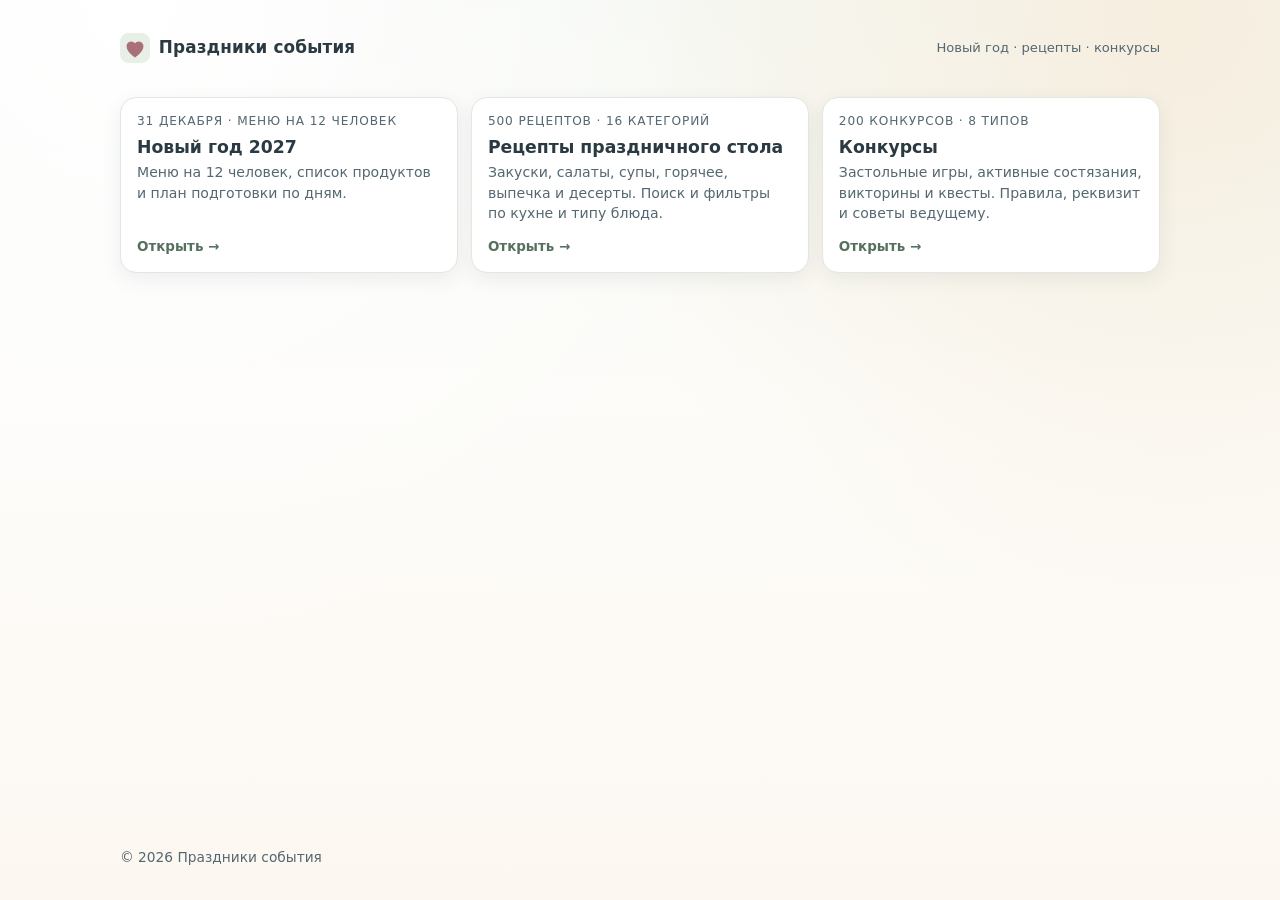
<file: index.html>
<!DOCTYPE html>
<html lang="ru">
<head>
<meta charset="utf-8">
<meta name="viewport" content="width=device-width, initial-scale=1">
<title>Праздники события — Новый год, рецепты и конкурсы</title>
<meta name="description" content="Новый год 2027, 500 рецептов праздничного стола и 200 конкурсов для гостей. Готовые меню, списки продуктов и идеи для праздника.">
<meta name="theme-color" content="#fdfcf9">
<link rel="icon" href="images/favicon.svg" type="image/svg+xml">
<link rel="stylesheet" href="css/base.css">
<link rel="stylesheet" href="css/home.css">
</head>
<body>

<a class="skip-link" href="#main">Перейти к содержимому</a>

<div class="page">

  <header class="site-header">
    <a class="brand" href="index.html">
      <img src="images/favicon.svg" alt="" width="30" height="30" decoding="async">
      <span>Праздники события</span>
    </a>
    <p class="site-note">Новый год · рецепты · конкурсы</p>
  </header>

  <main id="main">

    <h1 class="visually-hidden">Праздники события</h1>

    <section class="catalog" aria-labelledby="sections-title">
      <h2 id="sections-title" class="visually-hidden">Разделы сайта</h2>

      <ul class="card-grid">

        <li class="card-item">
          <article class="event-card">
            <a class="event-link" href="new_year/index.html">
              <div class="event-body">
                <p class="event-meta">31 декабря · меню на 12 человек</p>
                <h3 class="event-title">Новый год 2027</h3>
                <p class="event-desc">
                  Меню на 12 человек, список продуктов и план подготовки
                  по дням.
                </p>
                <span class="event-cta">Открыть <span aria-hidden="true">→</span></span>
              </div>
            </a>
          </article>
        </li>

        <li class="card-item">
          <article class="event-card">
            <a class="event-link" href="recipes/index.html">
              <div class="event-body">
                <p class="event-meta">500 рецептов · 16 категорий</p>
                <h3 class="event-title">Рецепты праздничного стола</h3>
                <p class="event-desc">
                  Закуски, салаты, супы, горячее, выпечка и десерты.
                  Поиск и фильтры по кухне и типу блюда.
                </p>
                <span class="event-cta">Открыть <span aria-hidden="true">→</span></span>
              </div>
            </a>
          </article>
        </li>

        <li class="card-item">
          <article class="event-card">
            <a class="event-link" href="contests/index.html">
              <div class="event-body">
                <p class="event-meta">200 конкурсов · 8 типов</p>
                <h3 class="event-title">Конкурсы</h3>
                <p class="event-desc">
                  Застольные игры, активные состязания, викторины и квесты.
                  Правила, реквизит и советы ведущему.
                </p>
                <span class="event-cta">Открыть <span aria-hidden="true">→</span></span>
              </div>
            </a>
          </article>
        </li>

      </ul>
    </section>

  </main>

  <footer class="site-footer">
    <p>© 2026 Праздники события</p>
  </footer>

</div>

</body>
</html>
</file>
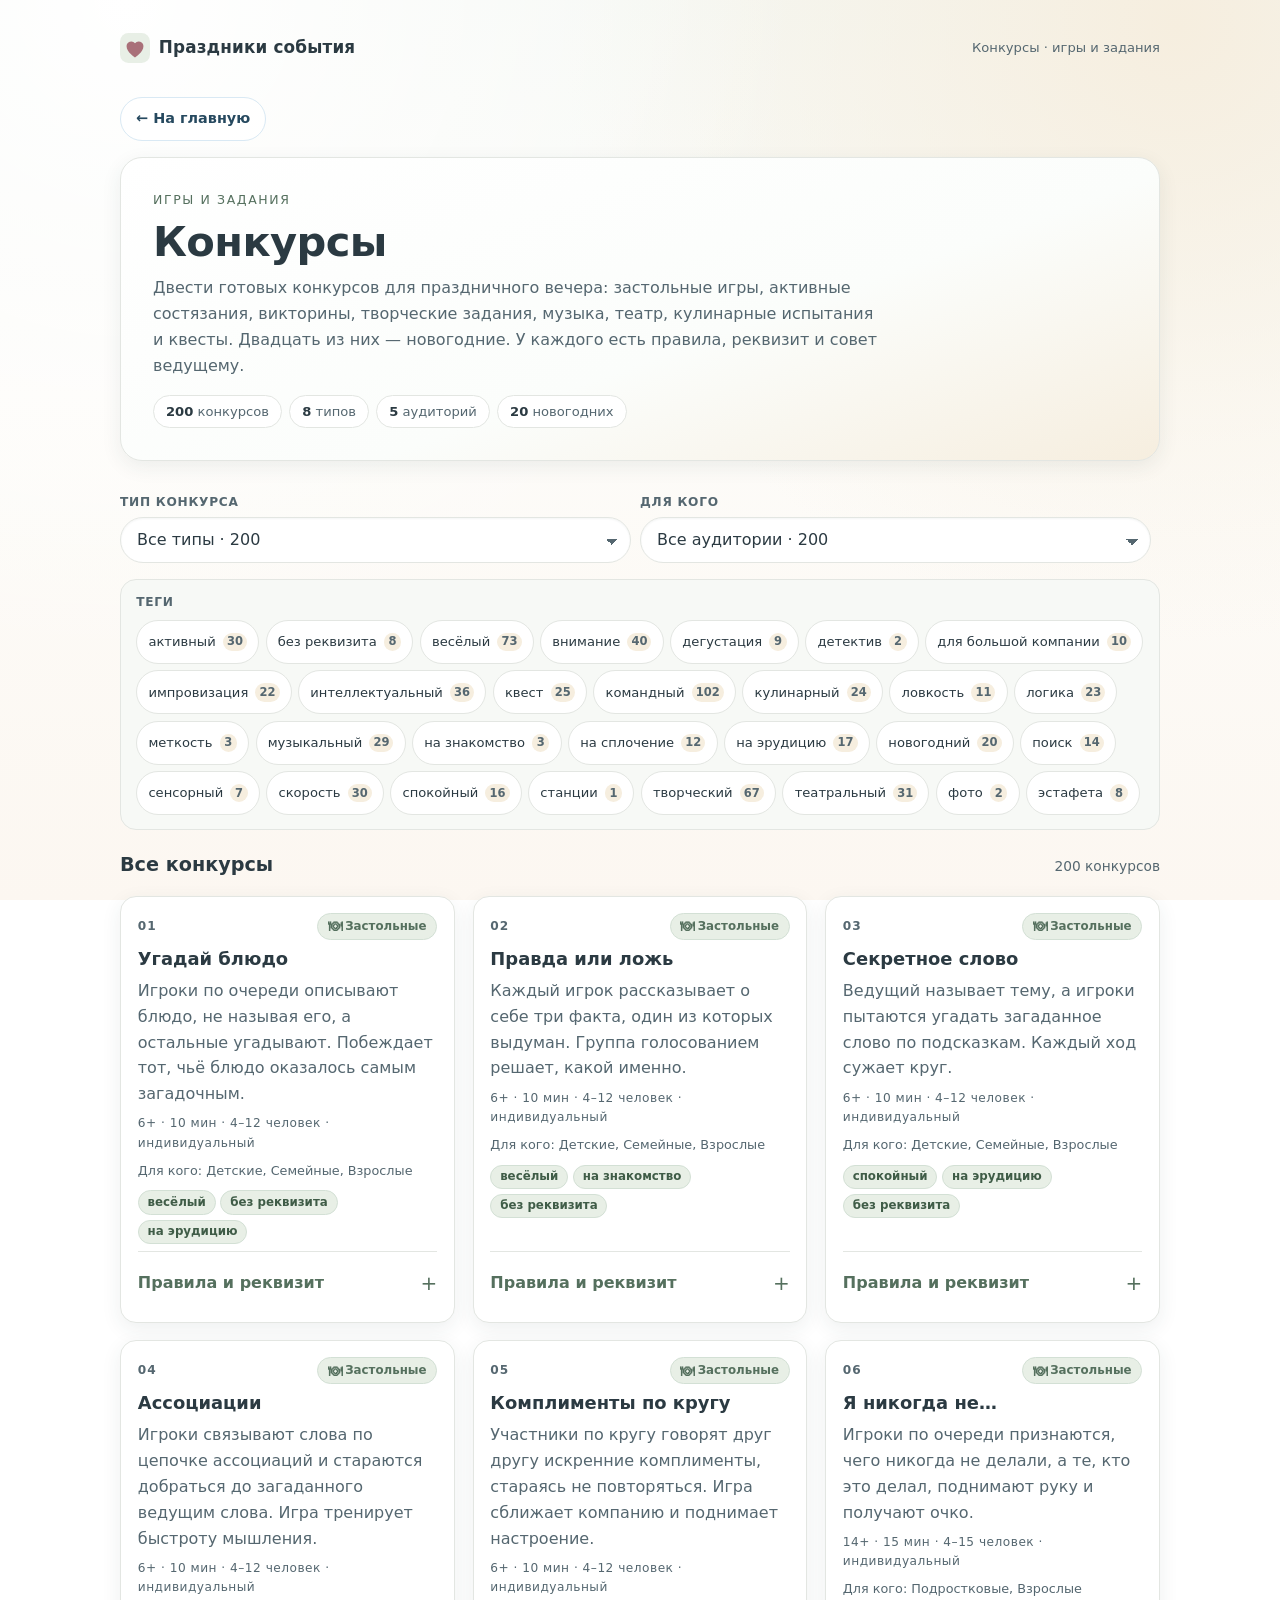
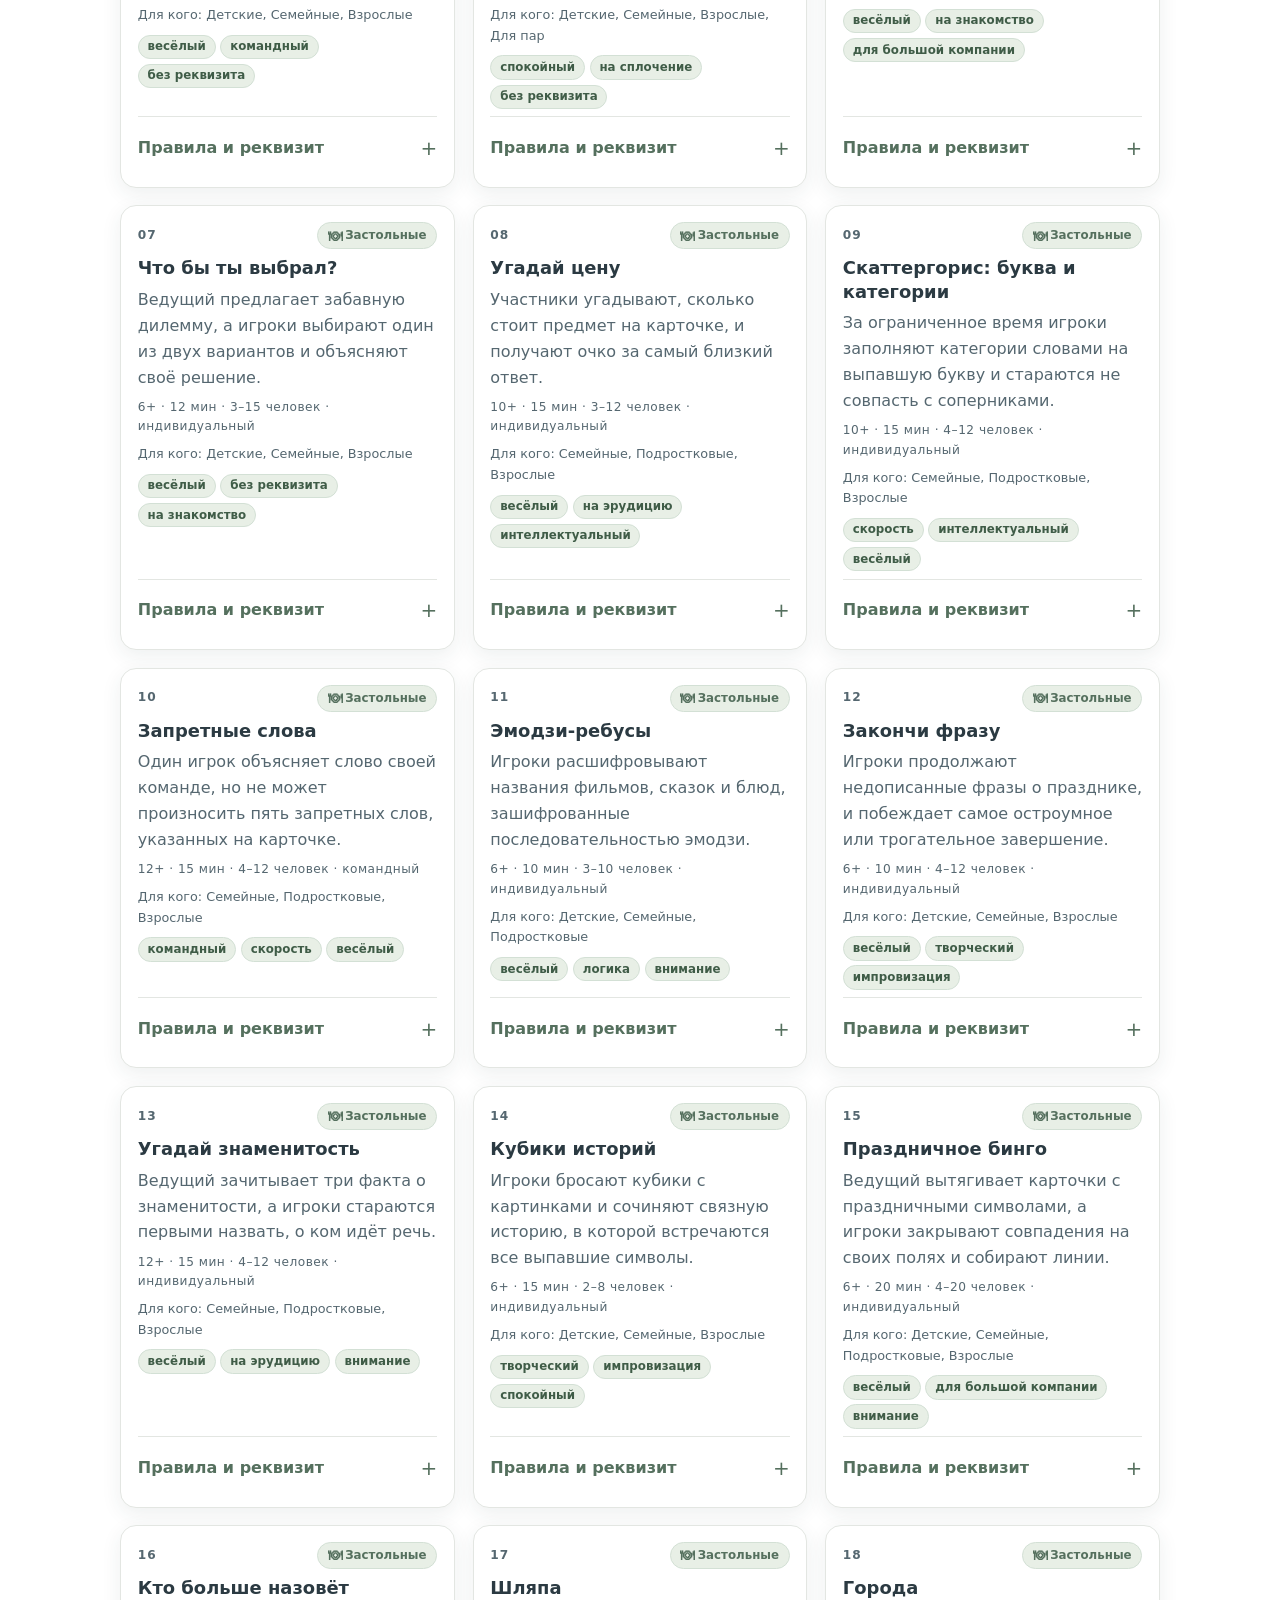
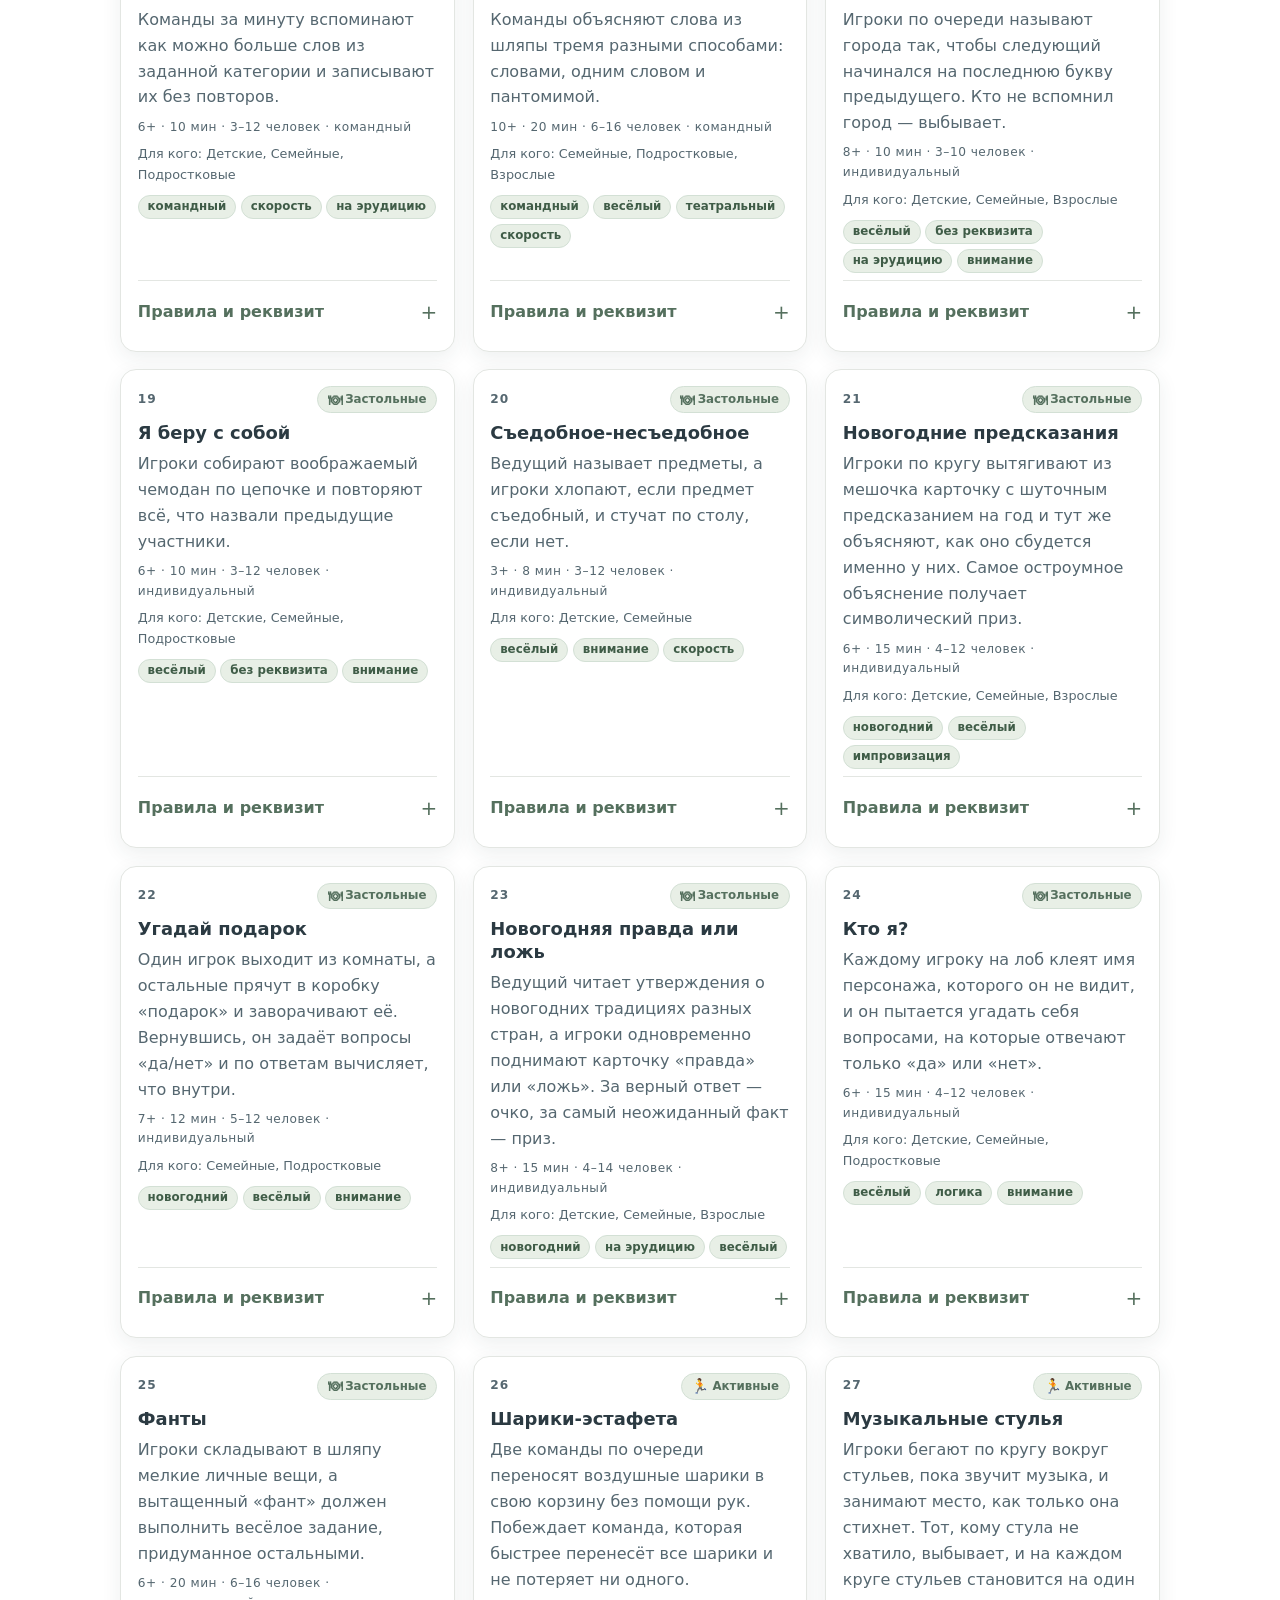
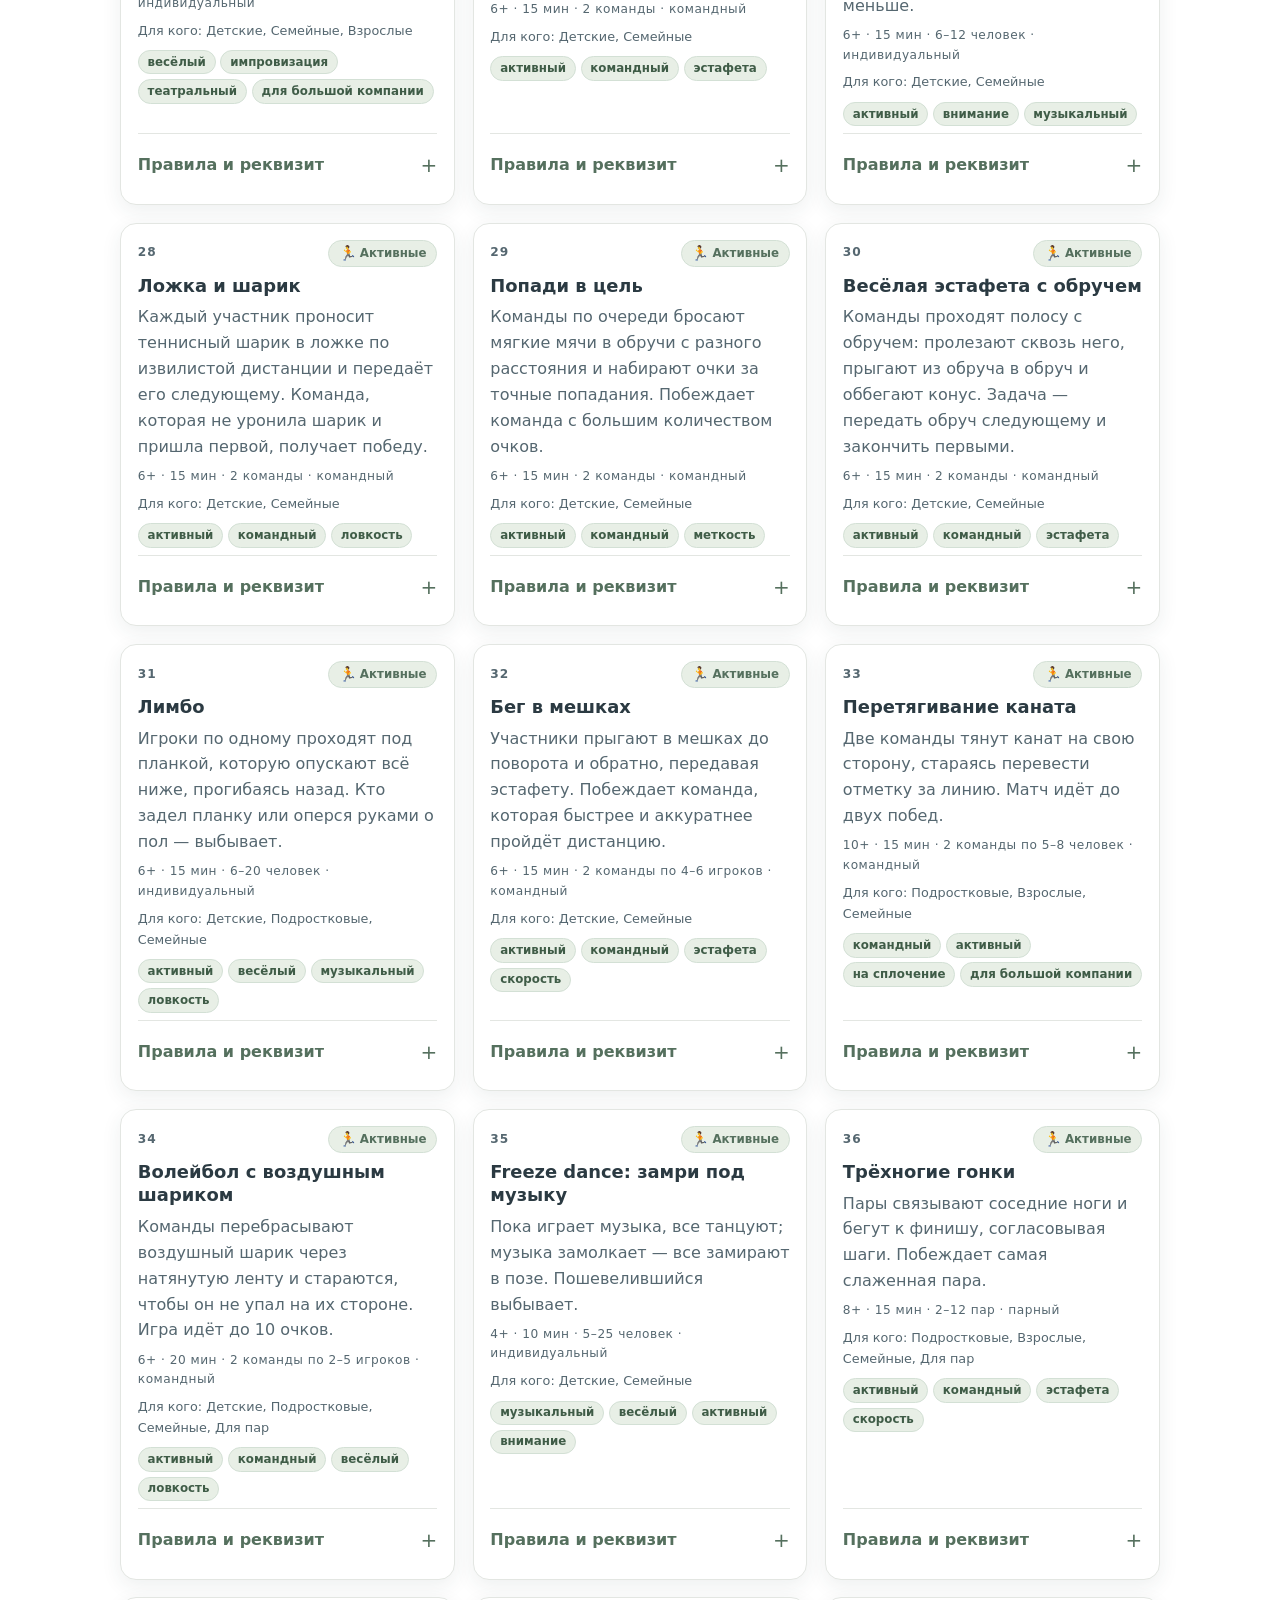
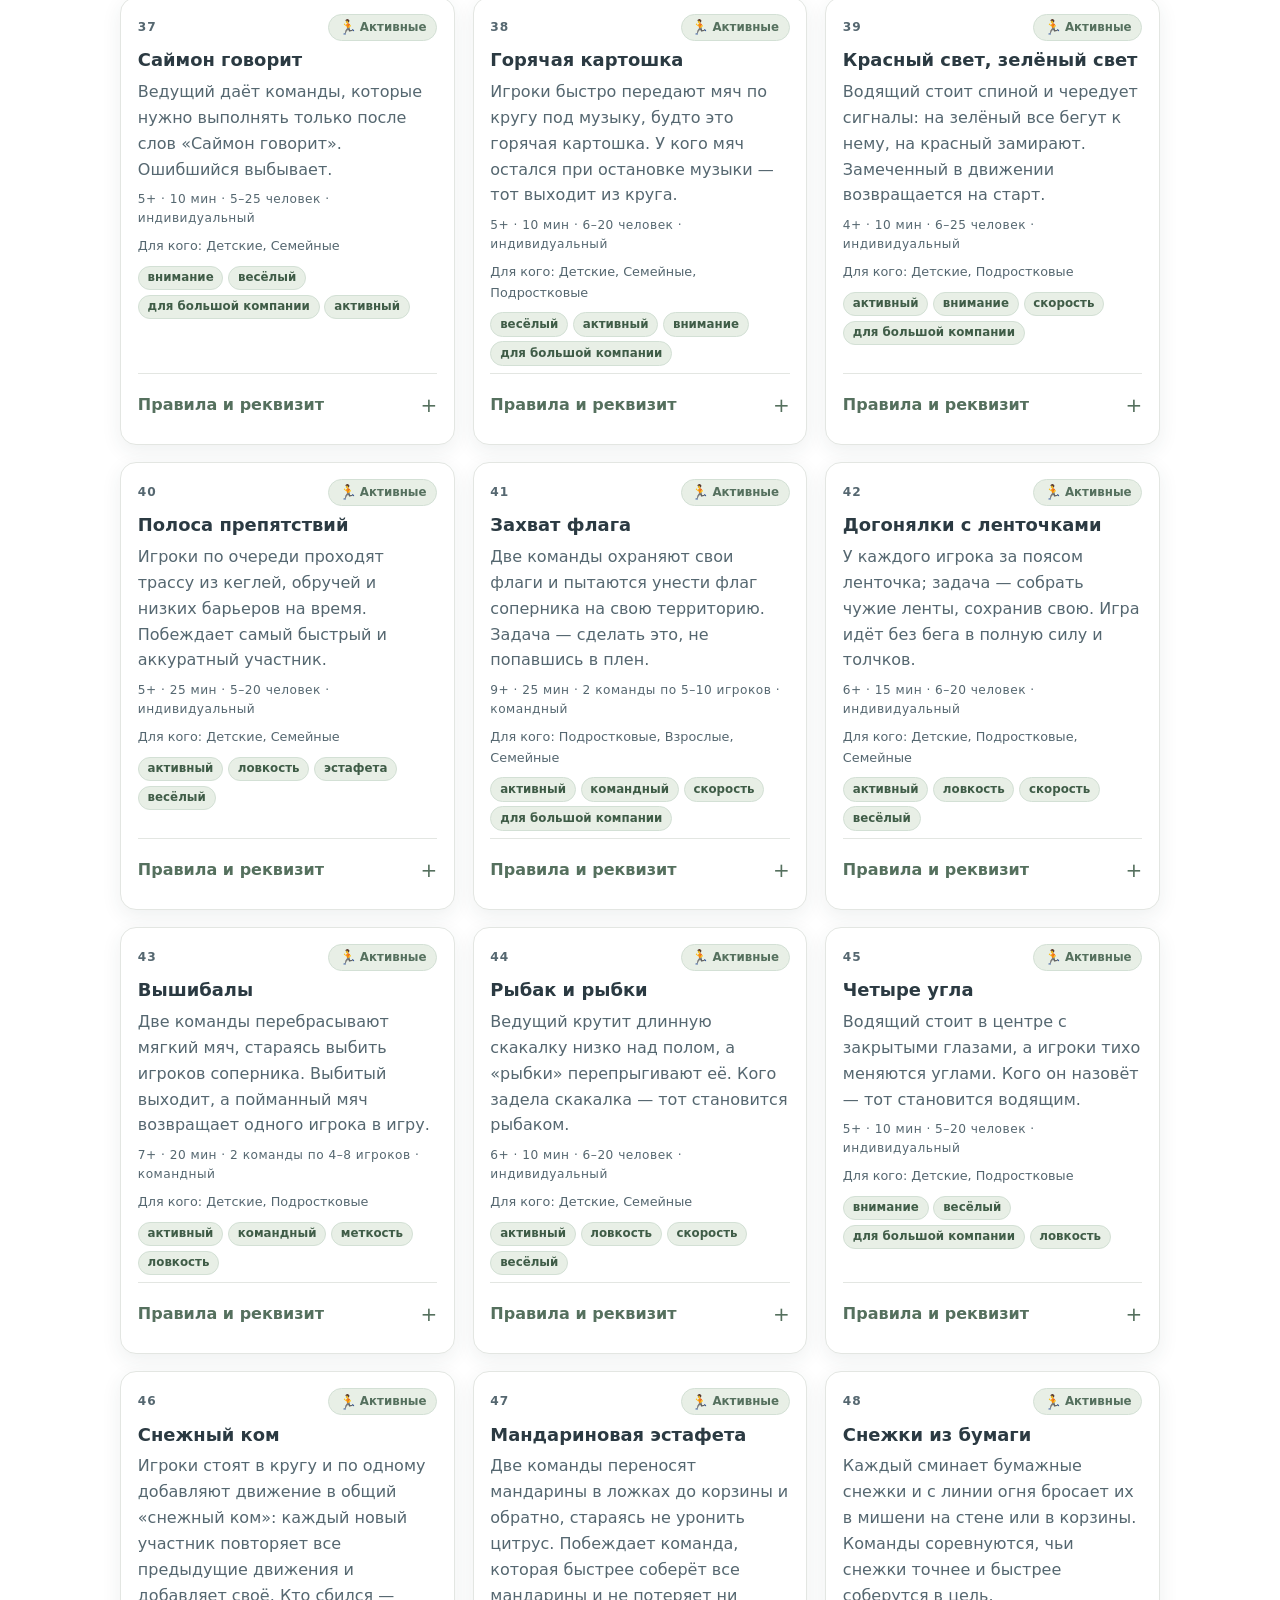
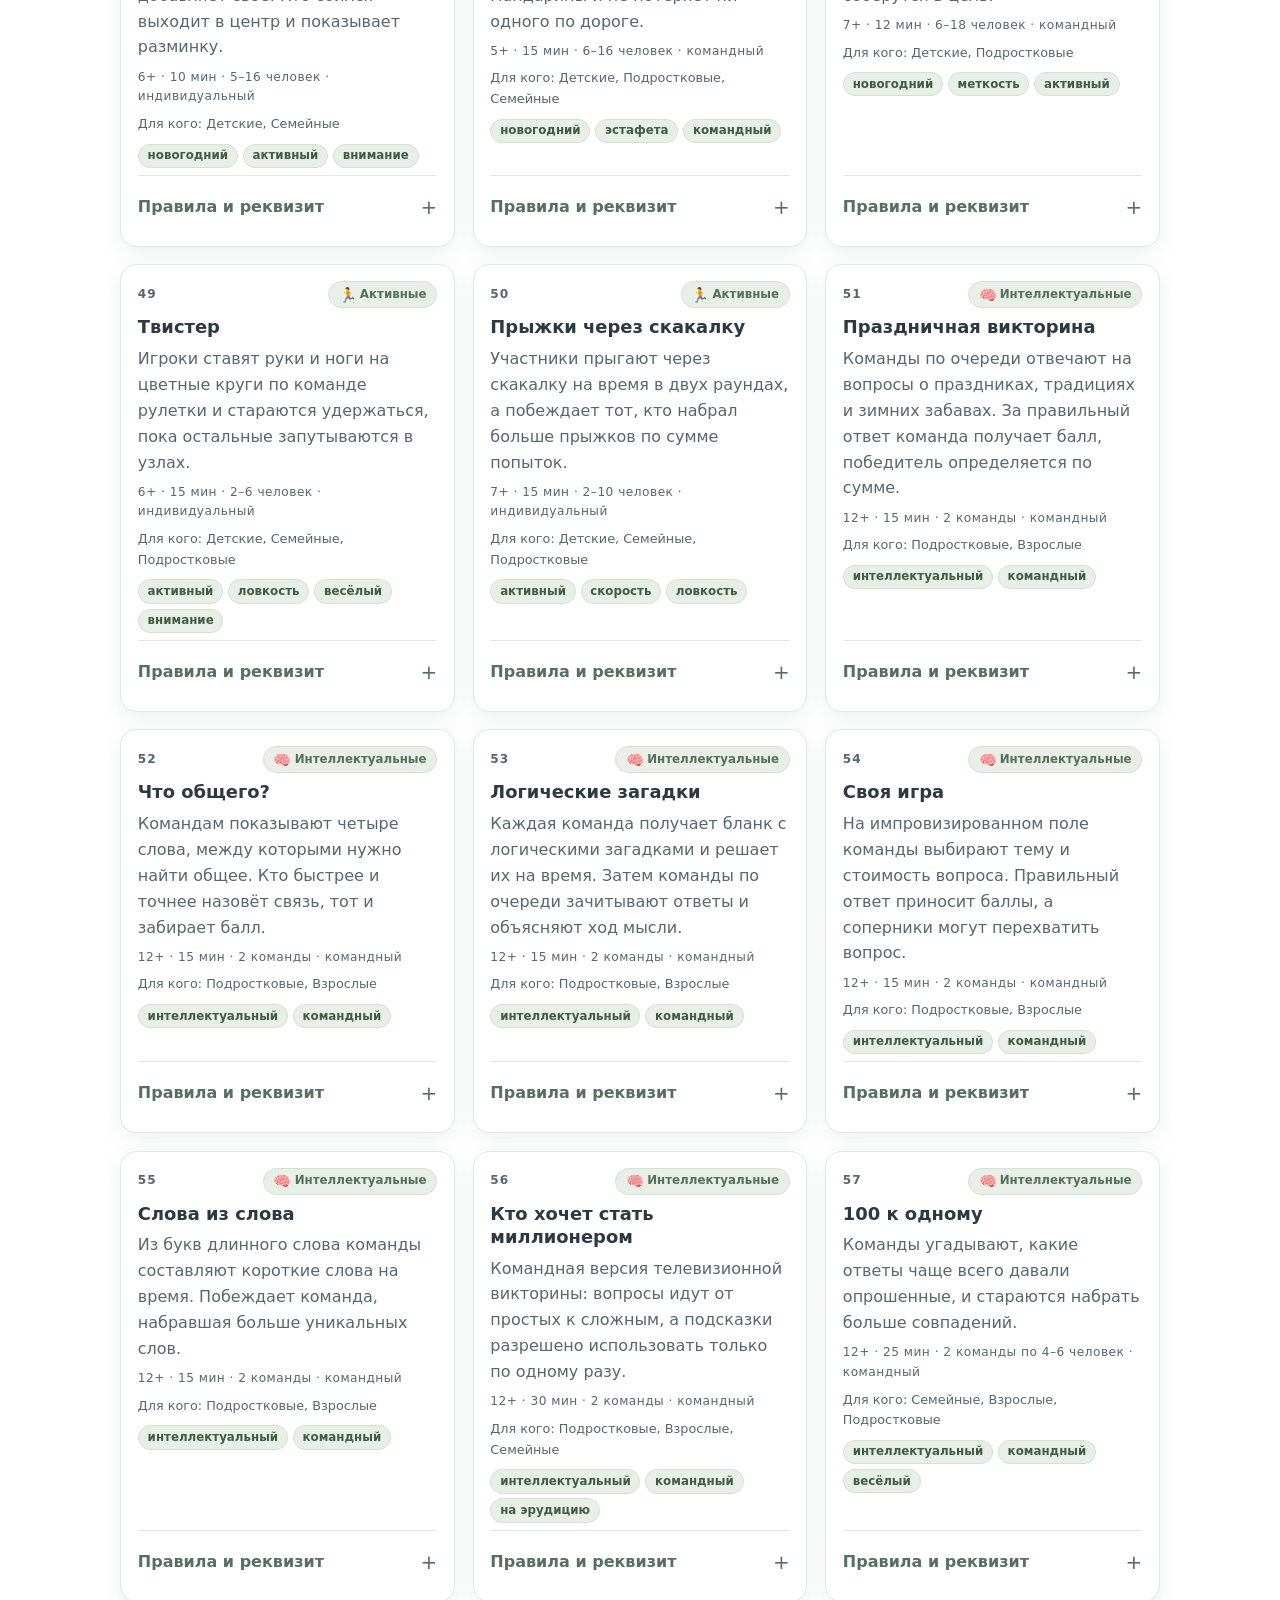
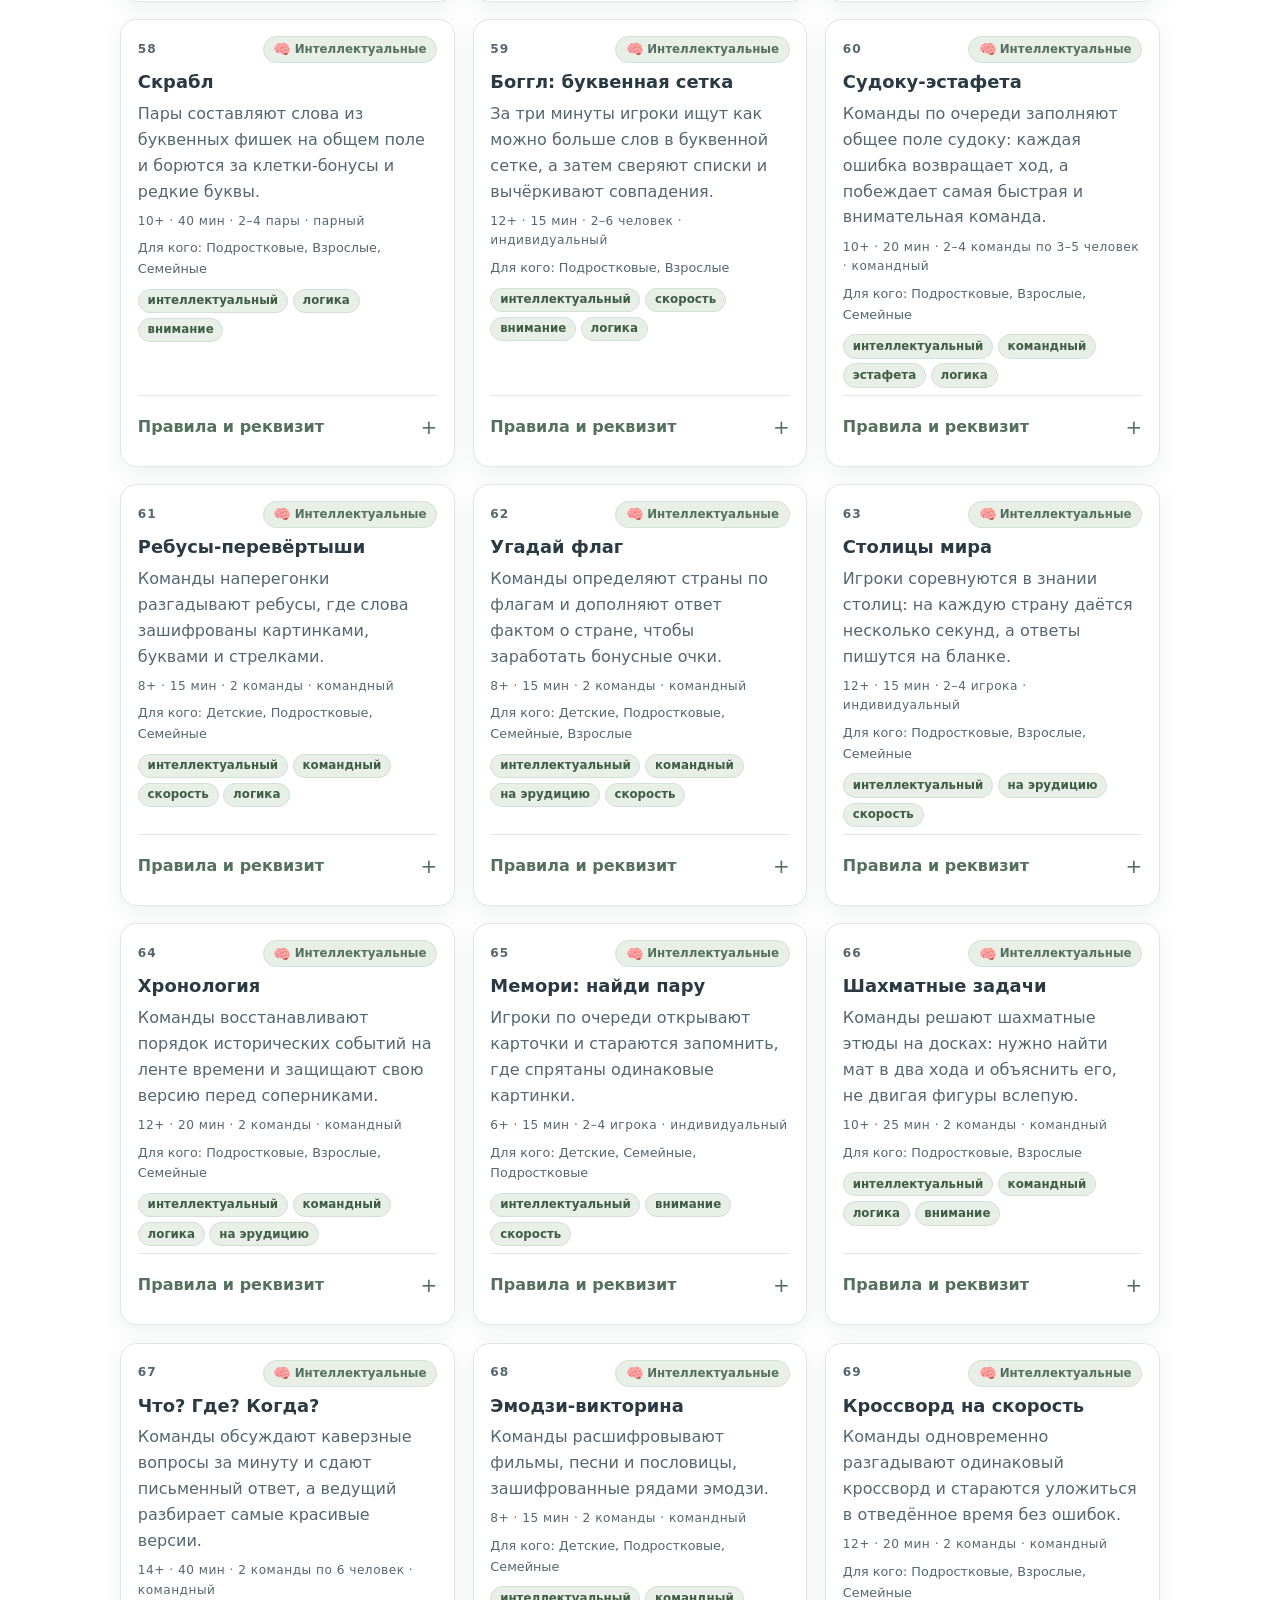
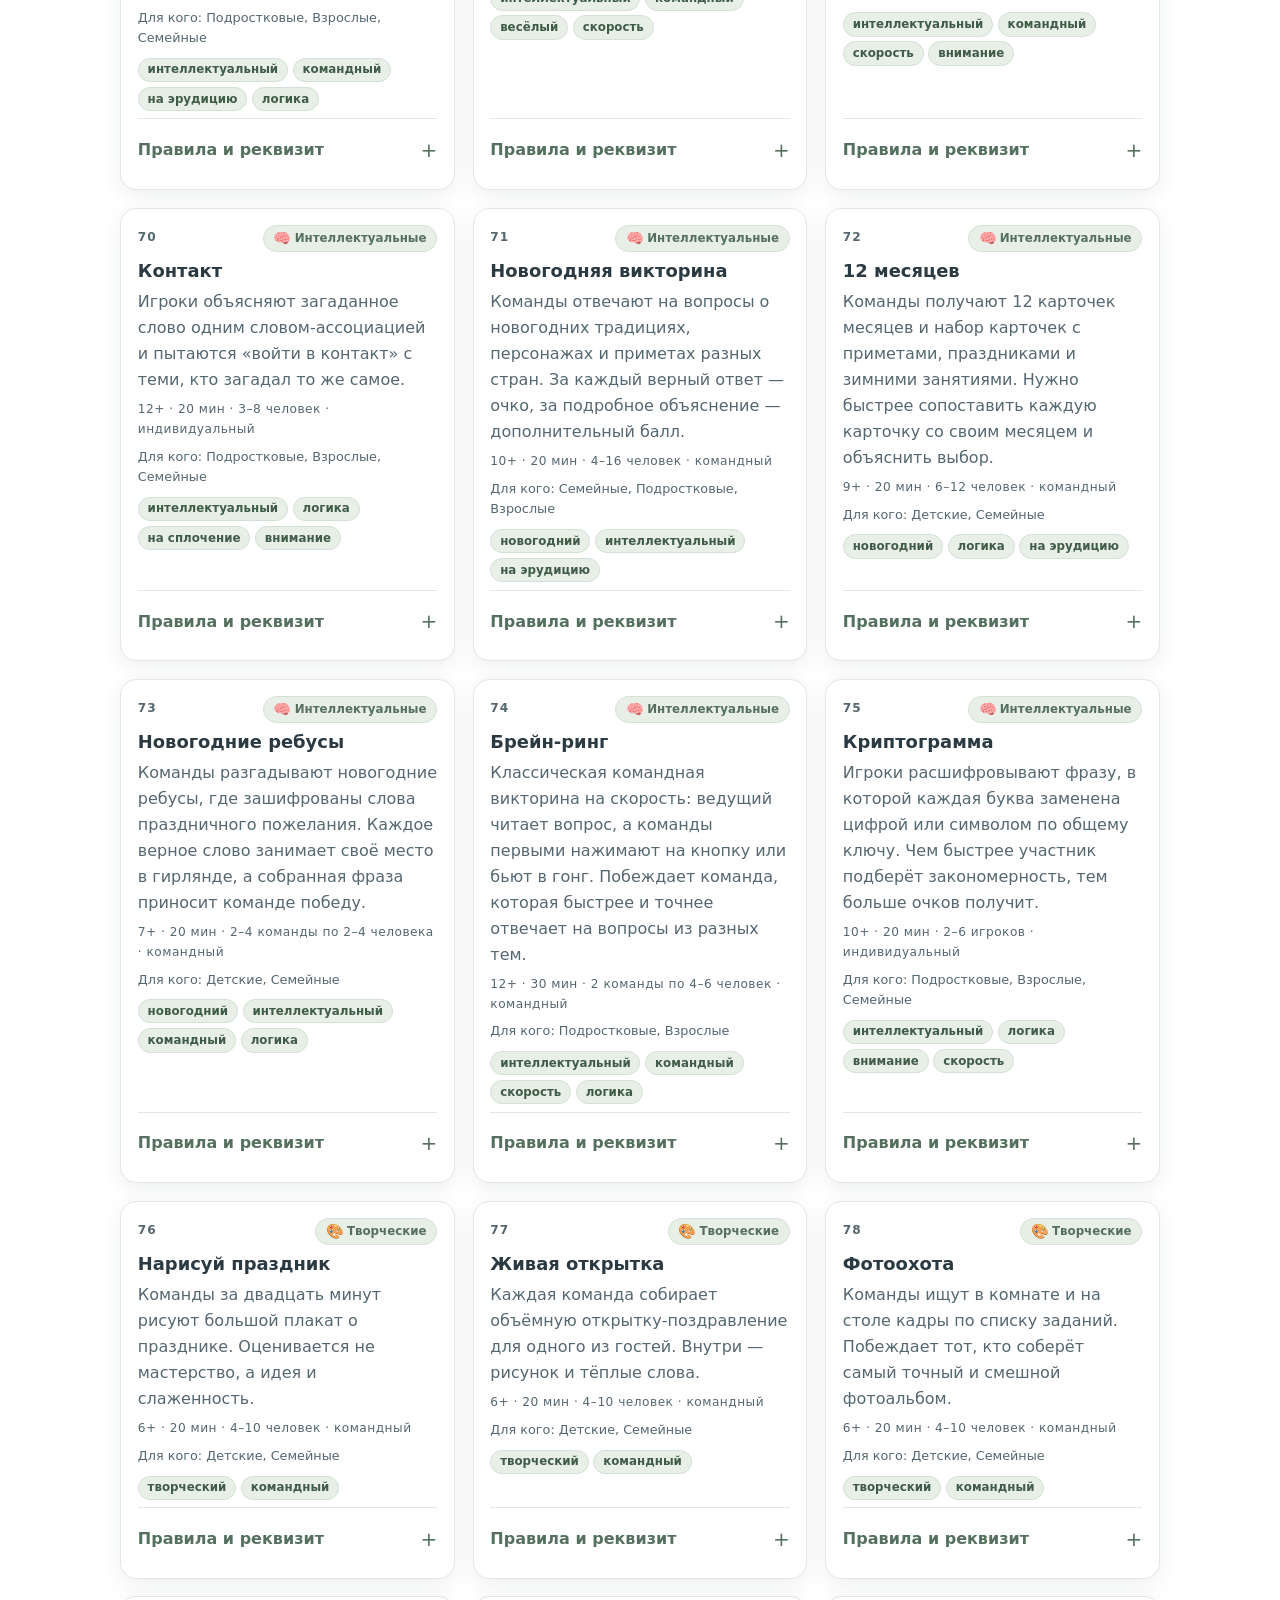
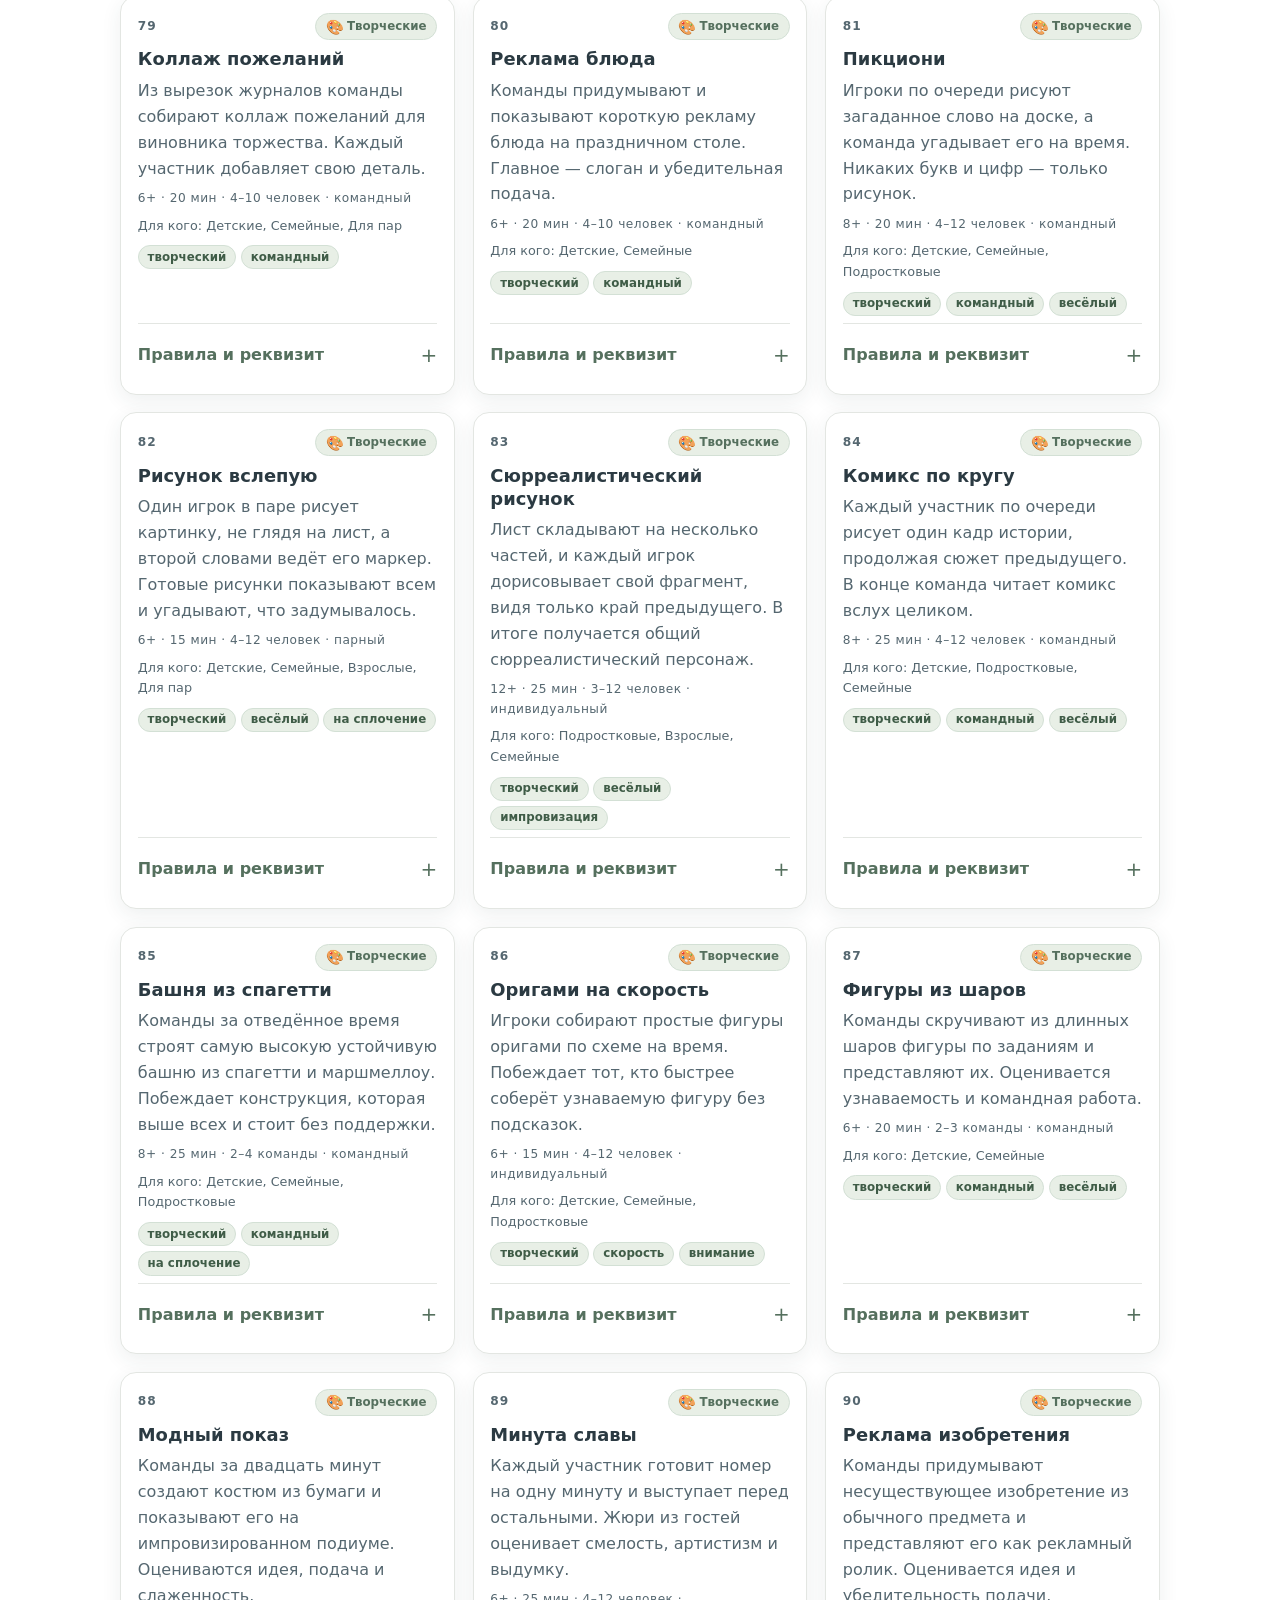
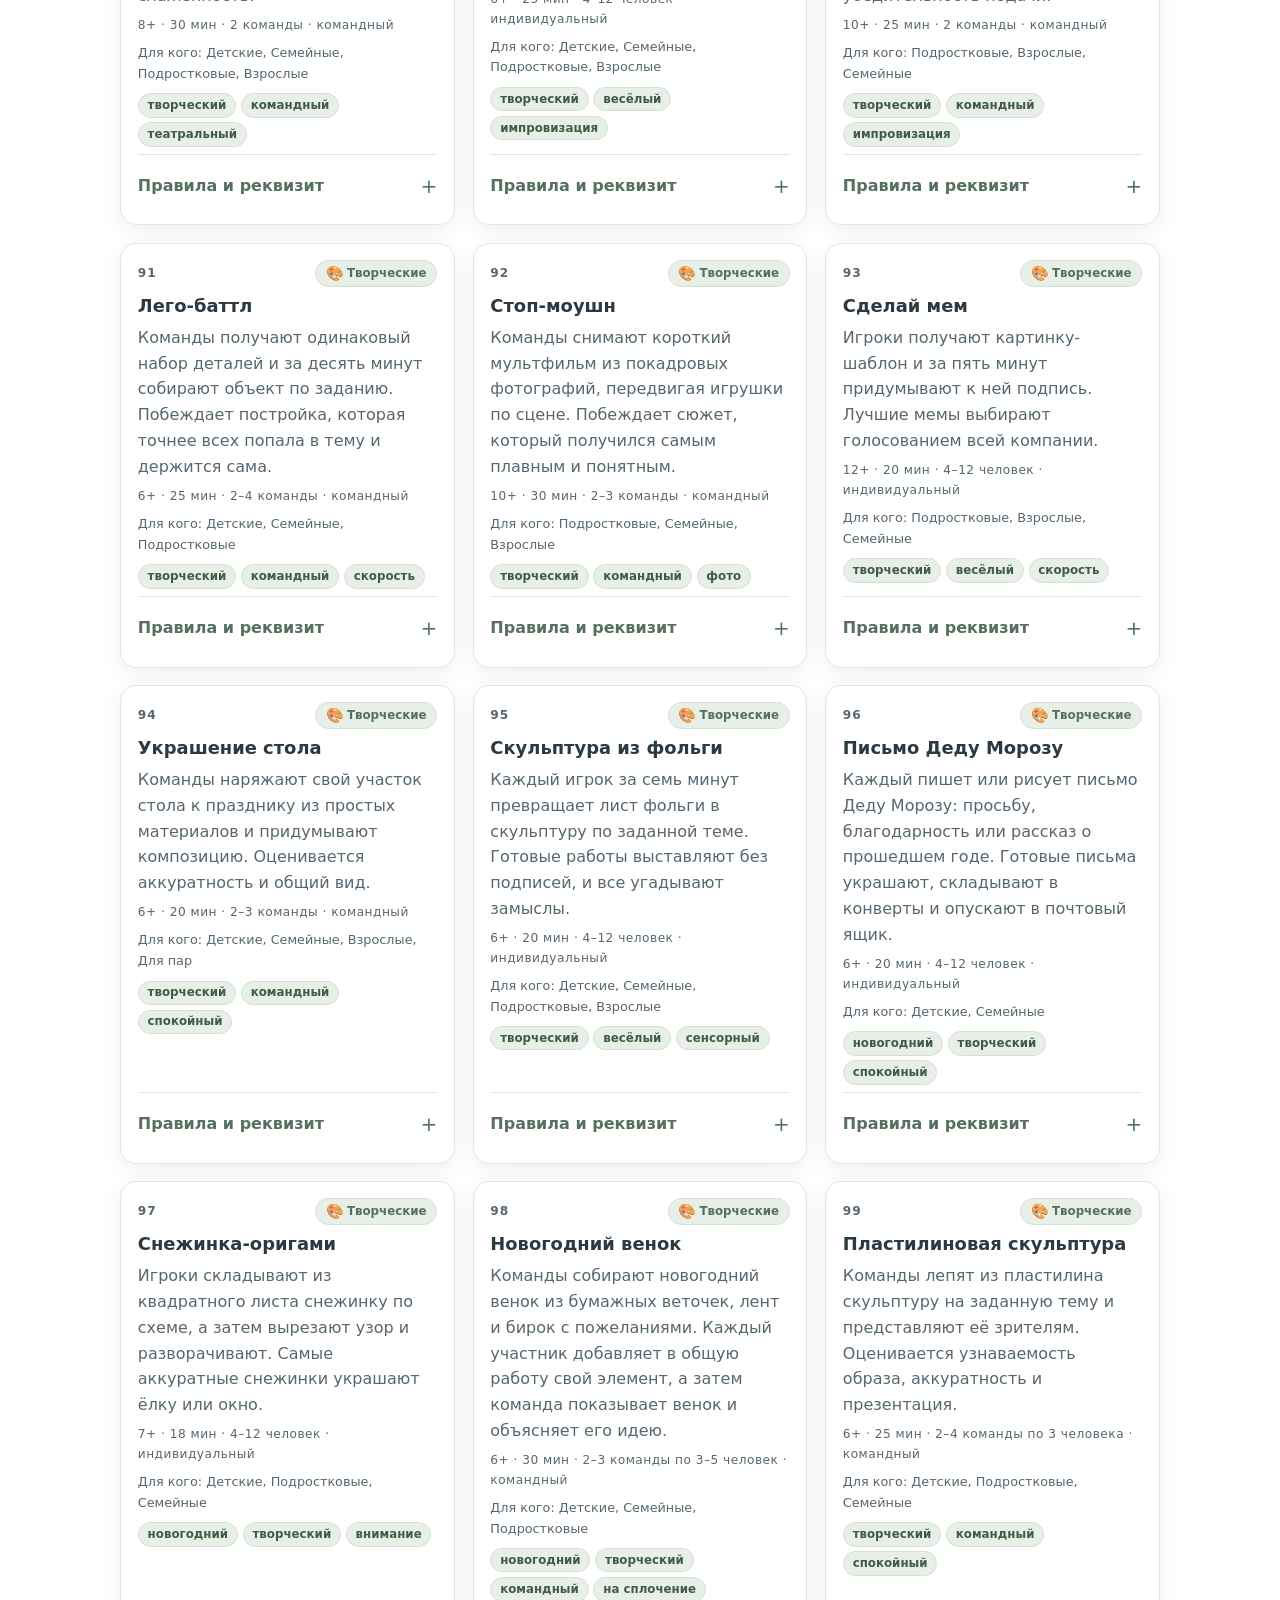
<file: contests/index.html>
<!DOCTYPE html>
<html lang="ru">
<head>
<meta charset="utf-8">
<meta name="viewport" content="width=device-width, initial-scale=1">
<title>Конкурсы — Праздники события</title>
<meta name="description" content="200 готовых конкурсов для праздничного вечера: застольные, активные, интеллектуальные, творческие, музыкальные, театральные, кулинарные и квесты. Правила, реквизит и советы ведущему.">
<meta name="theme-color" content="#fdfcf9">
<link rel="icon" href="../images/favicon.svg" type="image/svg+xml">
<link rel="stylesheet" href="../css/base.css">
<link rel="stylesheet" href="../css/home.css">
<link rel="stylesheet" href="../css/contests.css">
<script src="../data/contests.bundle.js" defer></script>
<script src="../js/contest-store.js" defer></script>
<script src="../js/contests.js" defer></script>
</head>
<body>

<a class="skip-link" href="#main">Перейти к содержимому</a>

<div class="page">

  <header class="site-header">
    <a class="brand" href="../index.html">
      <img src="../images/favicon.svg" alt="" width="30" height="30" decoding="async">
      <span>Праздники события</span>
    </a>
    <p class="site-note">Конкурсы · игры и задания</p>
  </header>

  <nav class="page-nav" aria-label="Навигация по проекту">
    <a class="back-link" href="../index.html">← На главную</a>
  </nav>

  <main id="main">

    <section class="contests-intro" aria-labelledby="page-title">
      <p class="eyebrow">Игры и задания</p>
      <h1 id="page-title">Конкурсы</h1>
      <p class="lead">
        Двести готовых конкурсов для праздничного вечера: застольные игры,
        активные состязания, викторины, творческие задания, музыка, театр,
        кулинарные испытания и квесты. Двадцать из них — новогодние.
        У каждого есть правила, реквизит и совет ведущему.
      </p>
      <ul class="contest-stats">
        <li><strong>200</strong> конкурсов</li>
        <li><strong>8</strong> типов</li>
        <li><strong>5</strong> аудиторий</li>
        <li><strong>20</strong> новогодних</li>
      </ul>
    </section>

    <section class="contests-browser" aria-labelledby="browser-title">
      <h2 id="browser-title" class="visually-hidden">Выбор конкурса</h2>

      <form class="contest-filters" data-filters hidden>
        <div class="filter-selects">
          <p class="filter-select">
            <label for="contest-type">Тип конкурса</label>
            <select id="contest-type" data-type-filter></select>
          </p>
          <p class="filter-select">
            <label for="contest-audience">Для кого</label>
            <select id="contest-audience" data-audience-filter></select>
          </p>
          <button class="reset contest-reset" type="button" data-reset hidden>
            Сбросить
          </button>
        </div>
      </form>

      <div class="tag-filter" data-tag-filter hidden>
        <div class="tag-filter-head">
          <h3>Теги</h3>
          <button class="reset tag-reset" type="button" data-reset-tags hidden>
            Сбросить теги
          </button>
        </div>
        <div class="tag-filter-list" data-tag-list></div>
      </div>

      <noscript>
        <p class="noscript-note">
          Для выбора конкурсов нужен JavaScript. Сама база лежит в
          <code>data/contests.json</code> — её можно открыть и без страницы.
        </p>
      </noscript>

      <p class="error" data-error hidden></p>

      <div class="results-head">
        <h2>Все конкурсы</h2>
        <p class="contest-count" role="status" aria-live="polite" data-count>200 конкурсов</p>
      </div>

      <ul class="contest-grid" data-grid></ul>

      <p class="empty" data-empty hidden>
        <span data-empty-text>Ничего не найдено. Попробуйте другой фильтр.</span>
        <button class="reset reset-inline" type="button" data-reset data-reset-empty>Сбросить</button>
      </p>
    </section>

  </main>

  <footer class="site-footer">
    <p>© <span data-year>2026</span> Праздники события · конкурсы</p>
    <p class="footer-note">
      Статический проект на HTML, CSS и небольшом количестве JavaScript.
      Данные конкурсов лежат в <code>data/contests.json</code>, для
      <code>file://</code> рядом собран <code>data/contests.bundle.js</code>.
    </p>
  </footer>

</div>

</body>
</html>
</file>
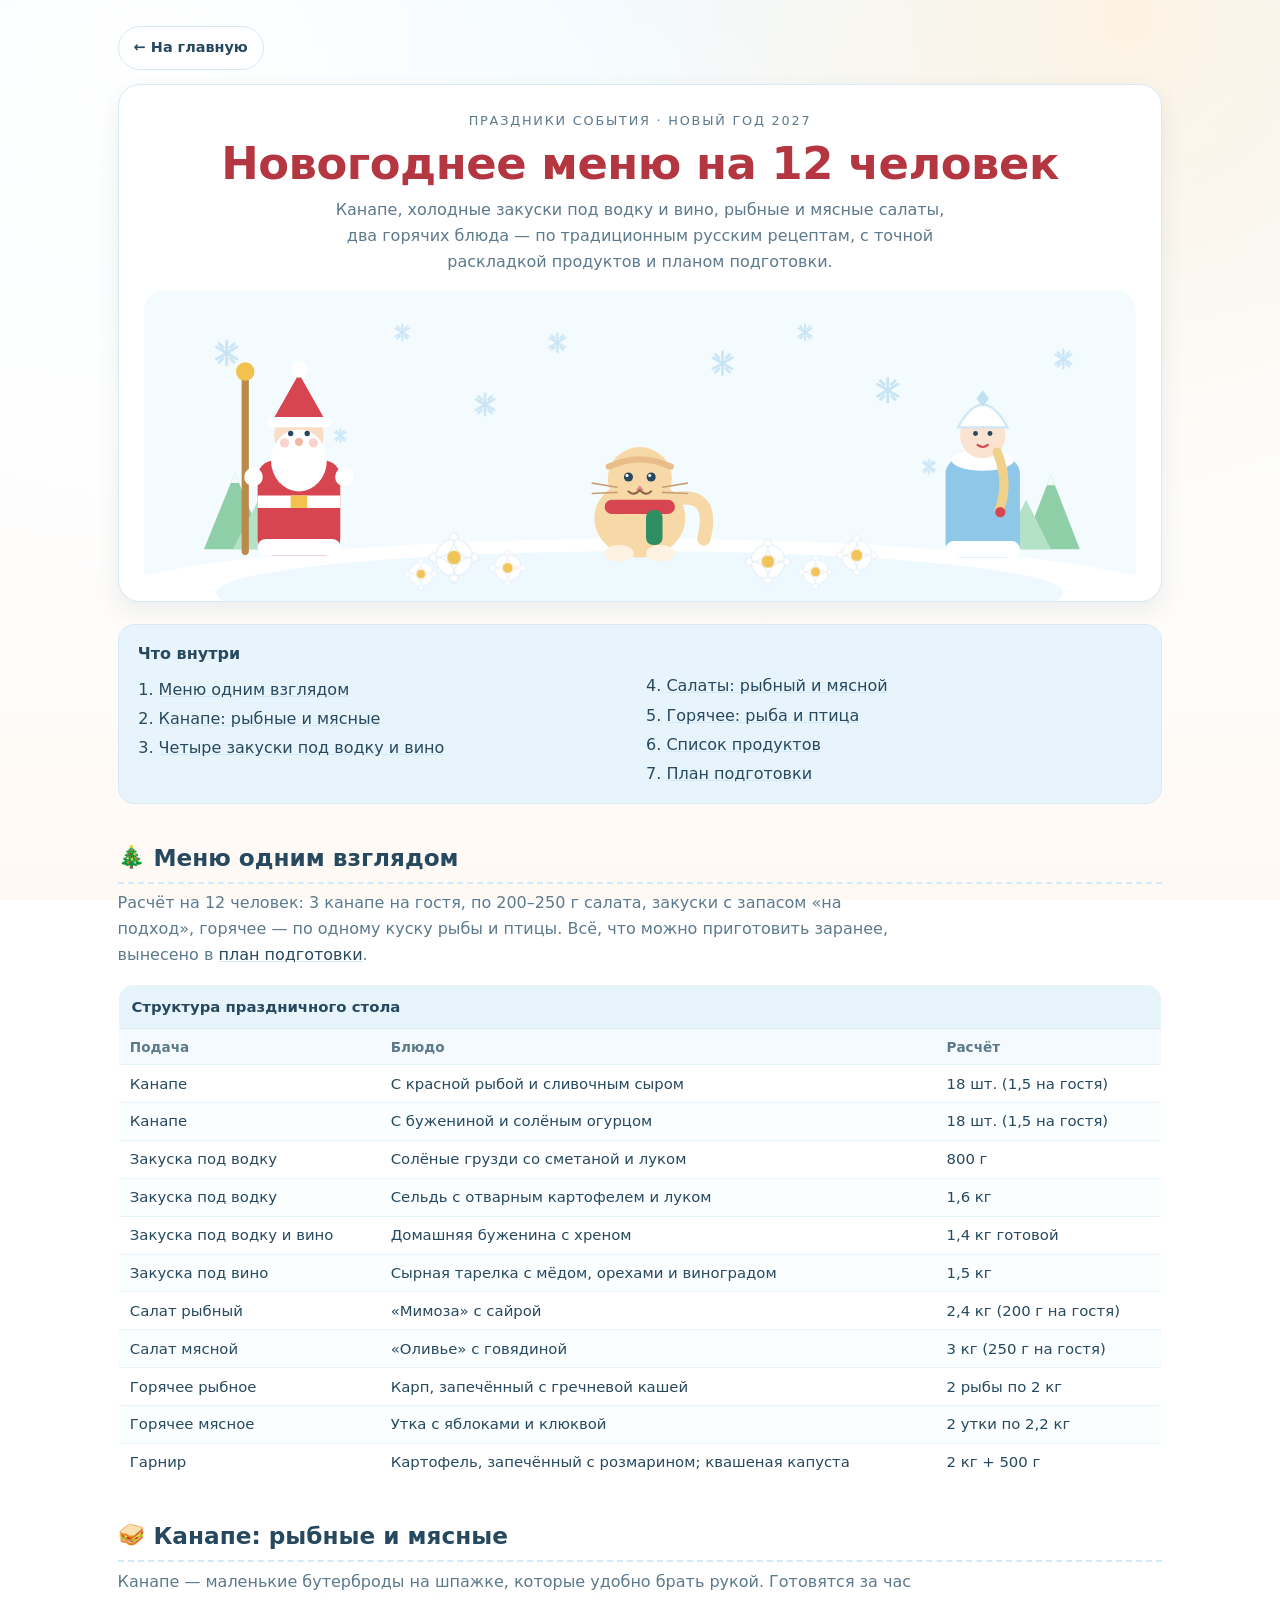
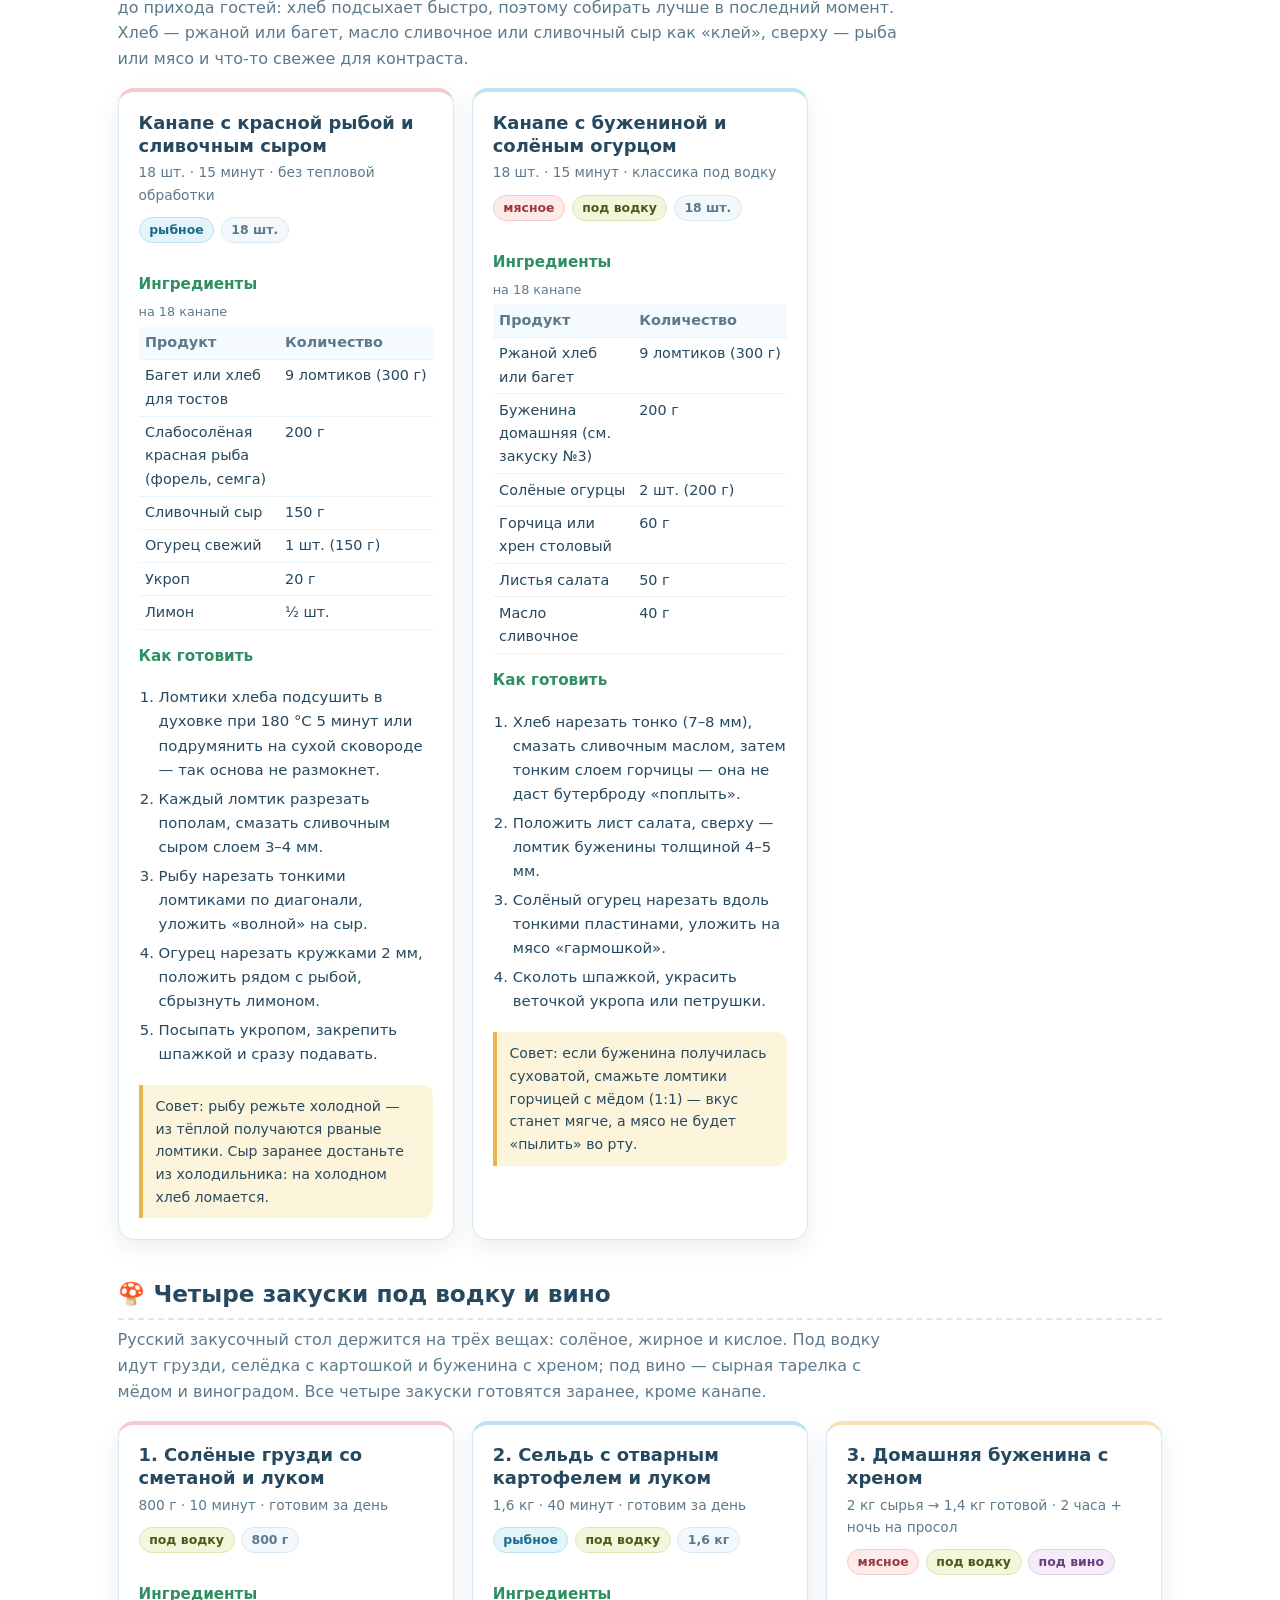
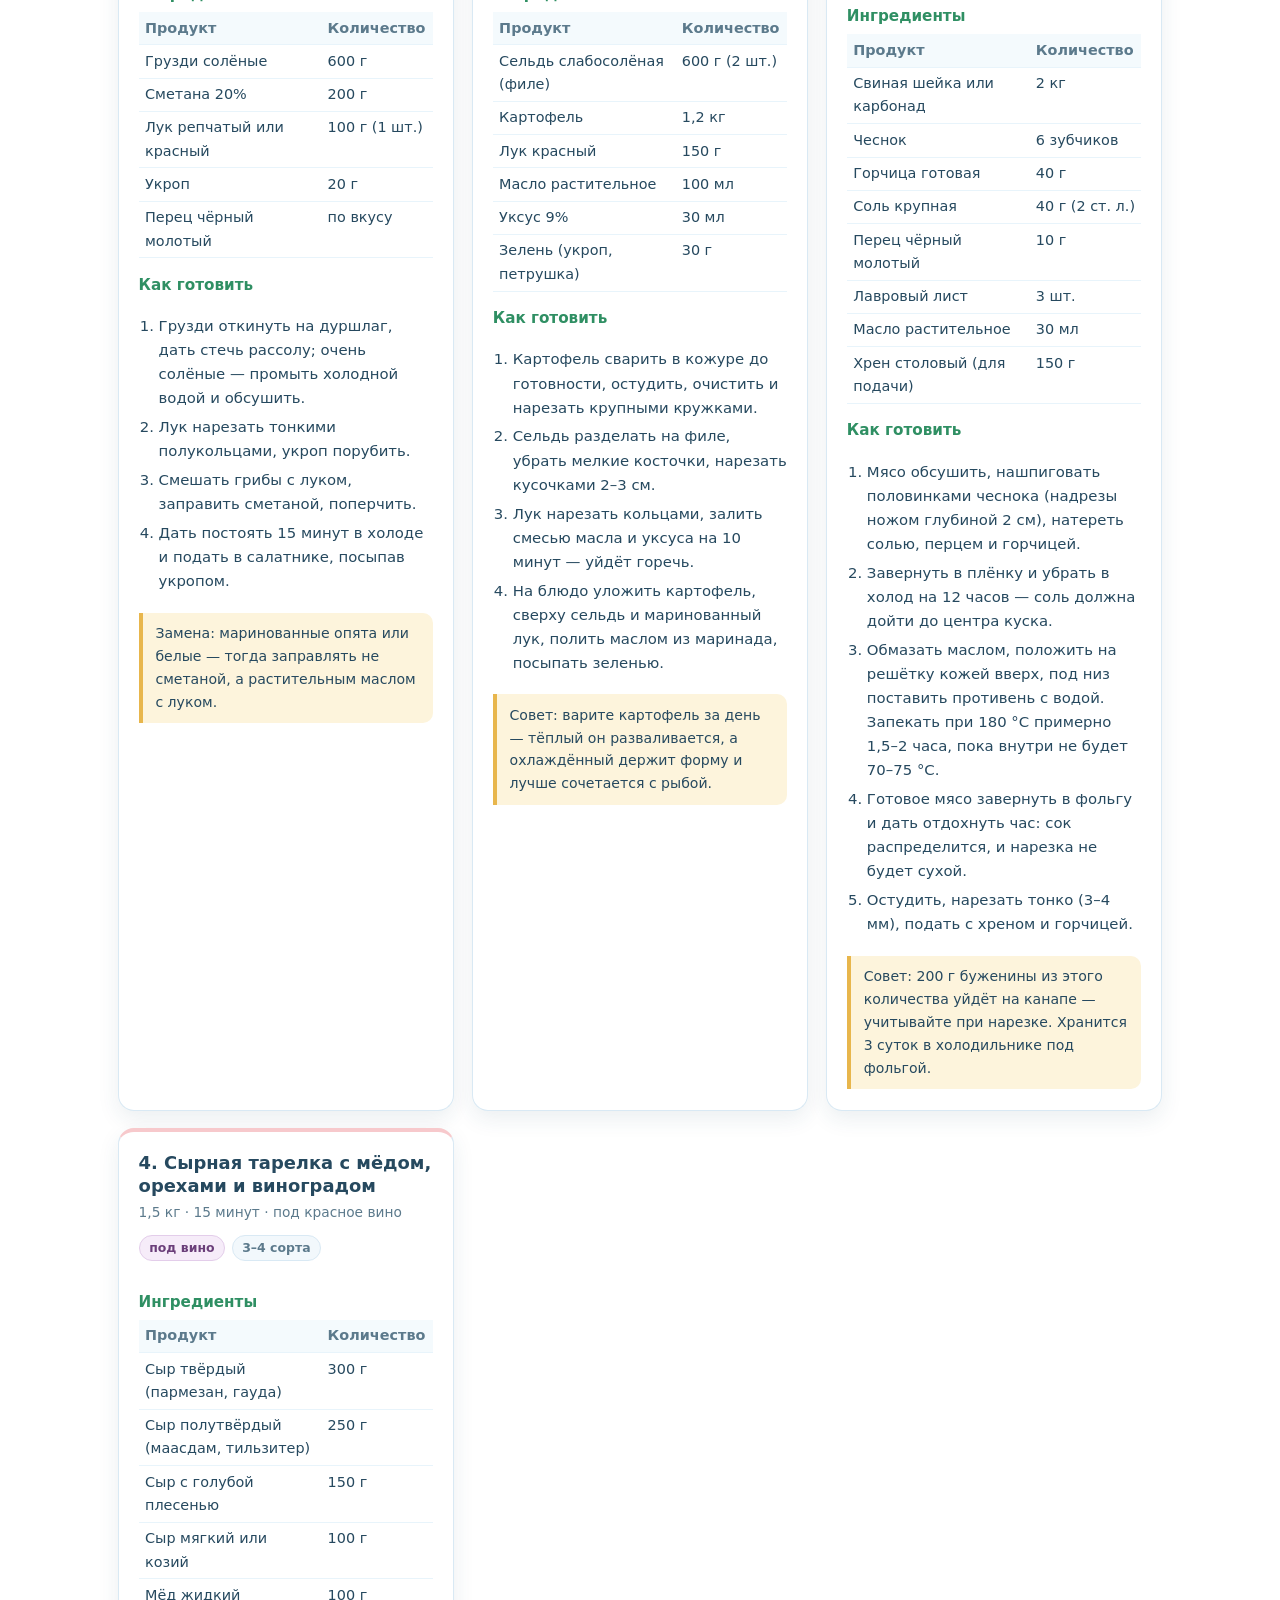
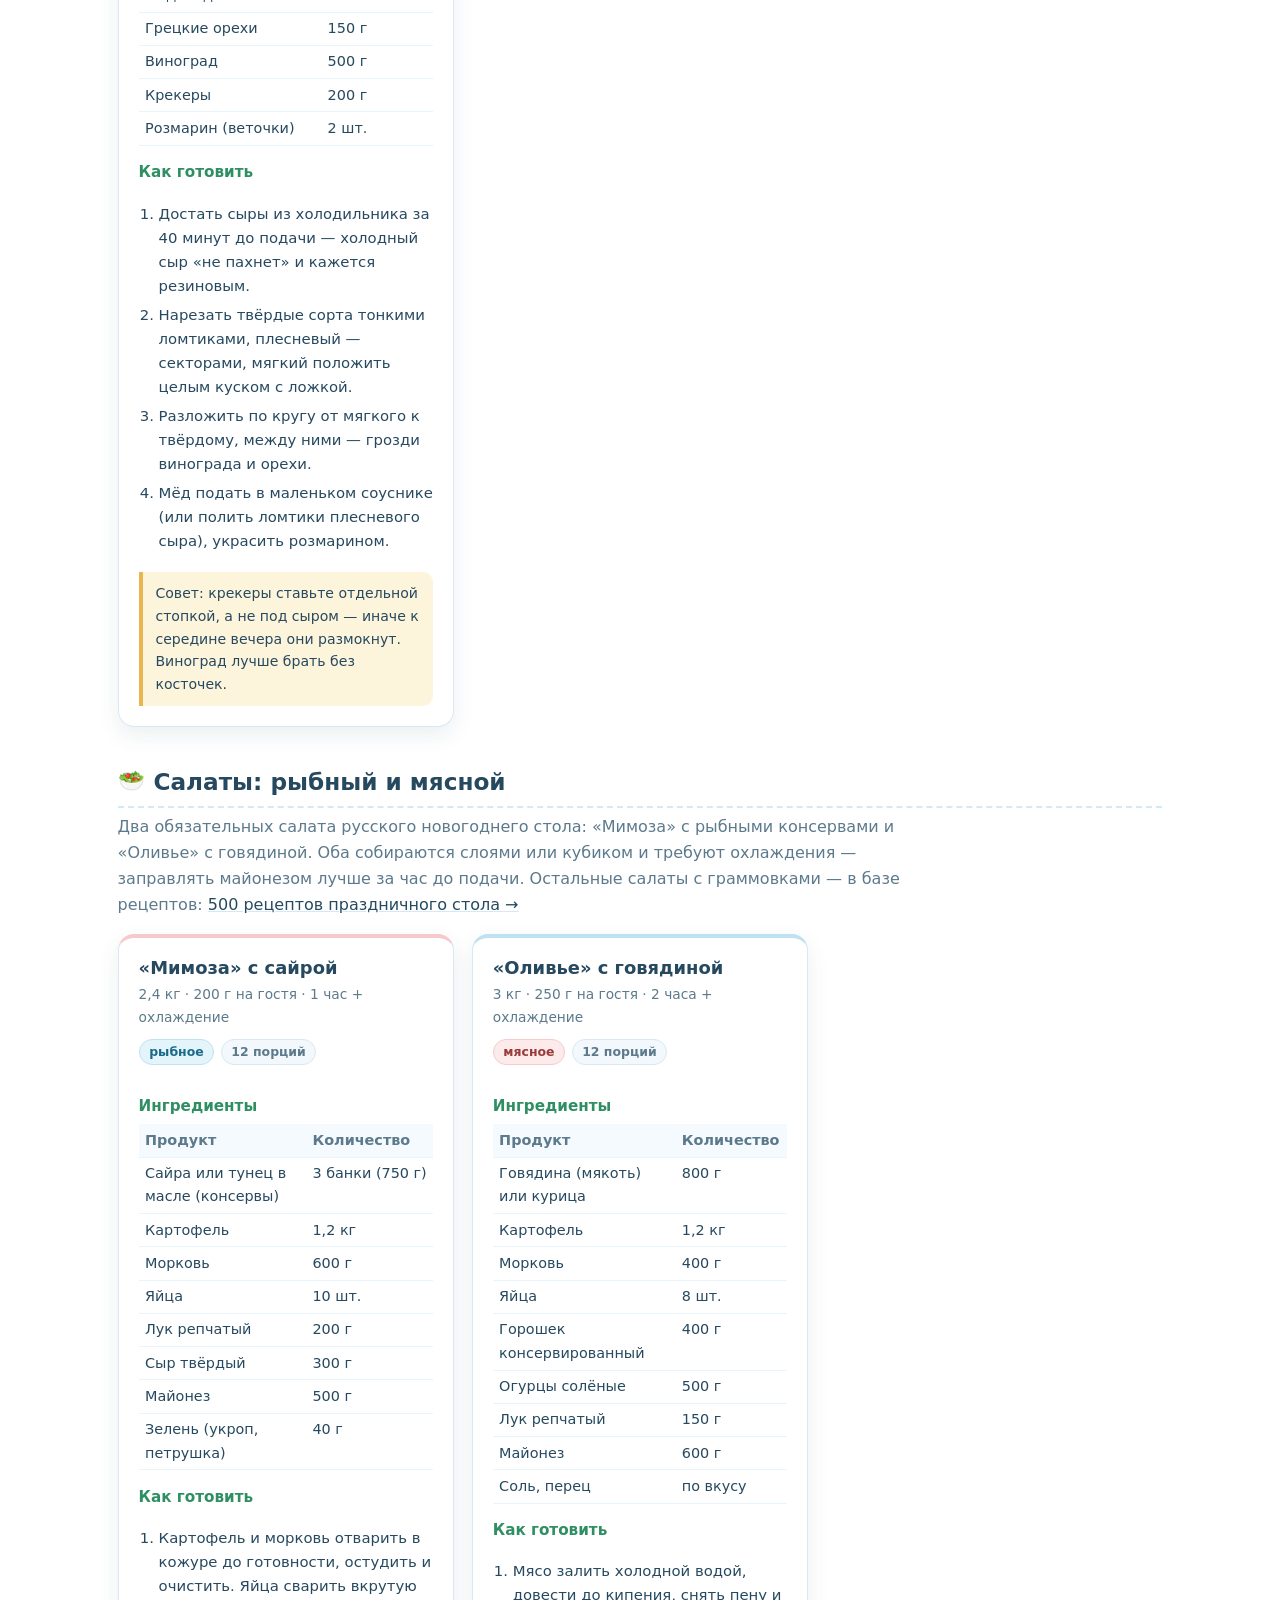
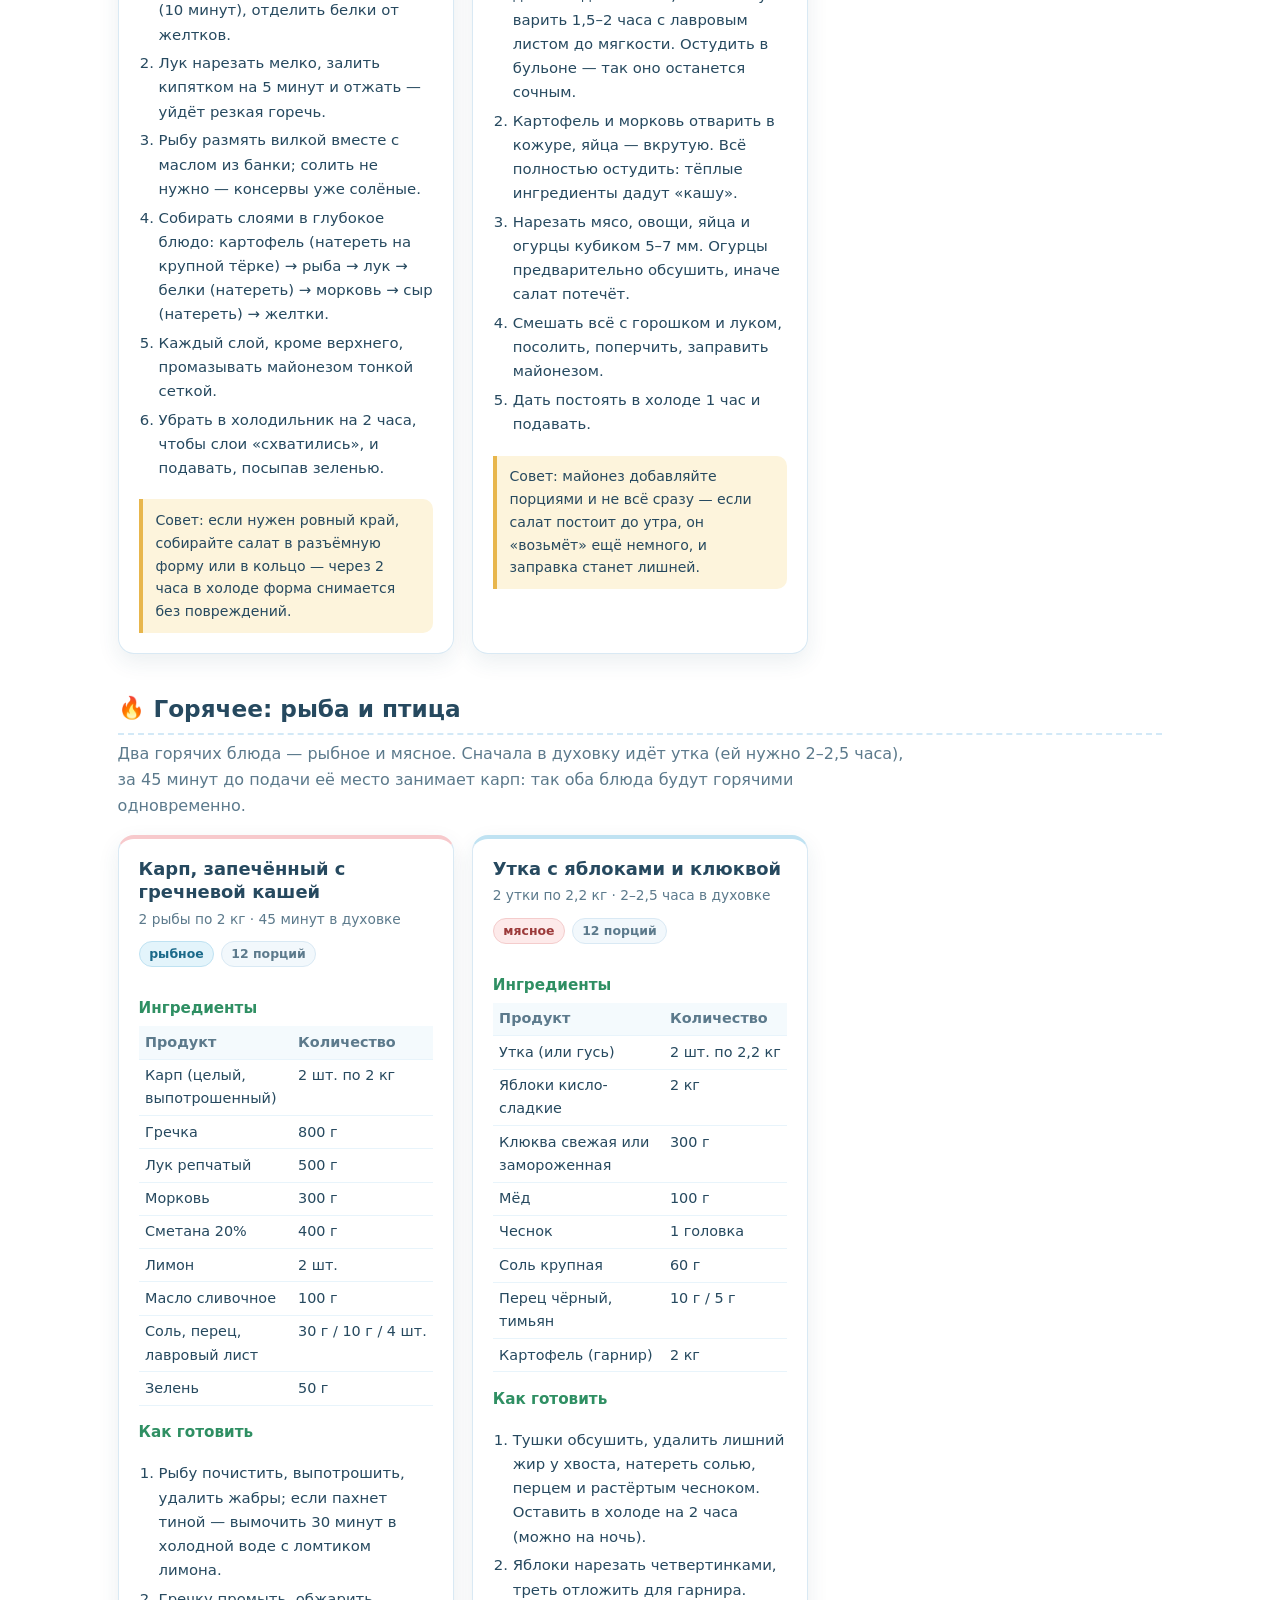
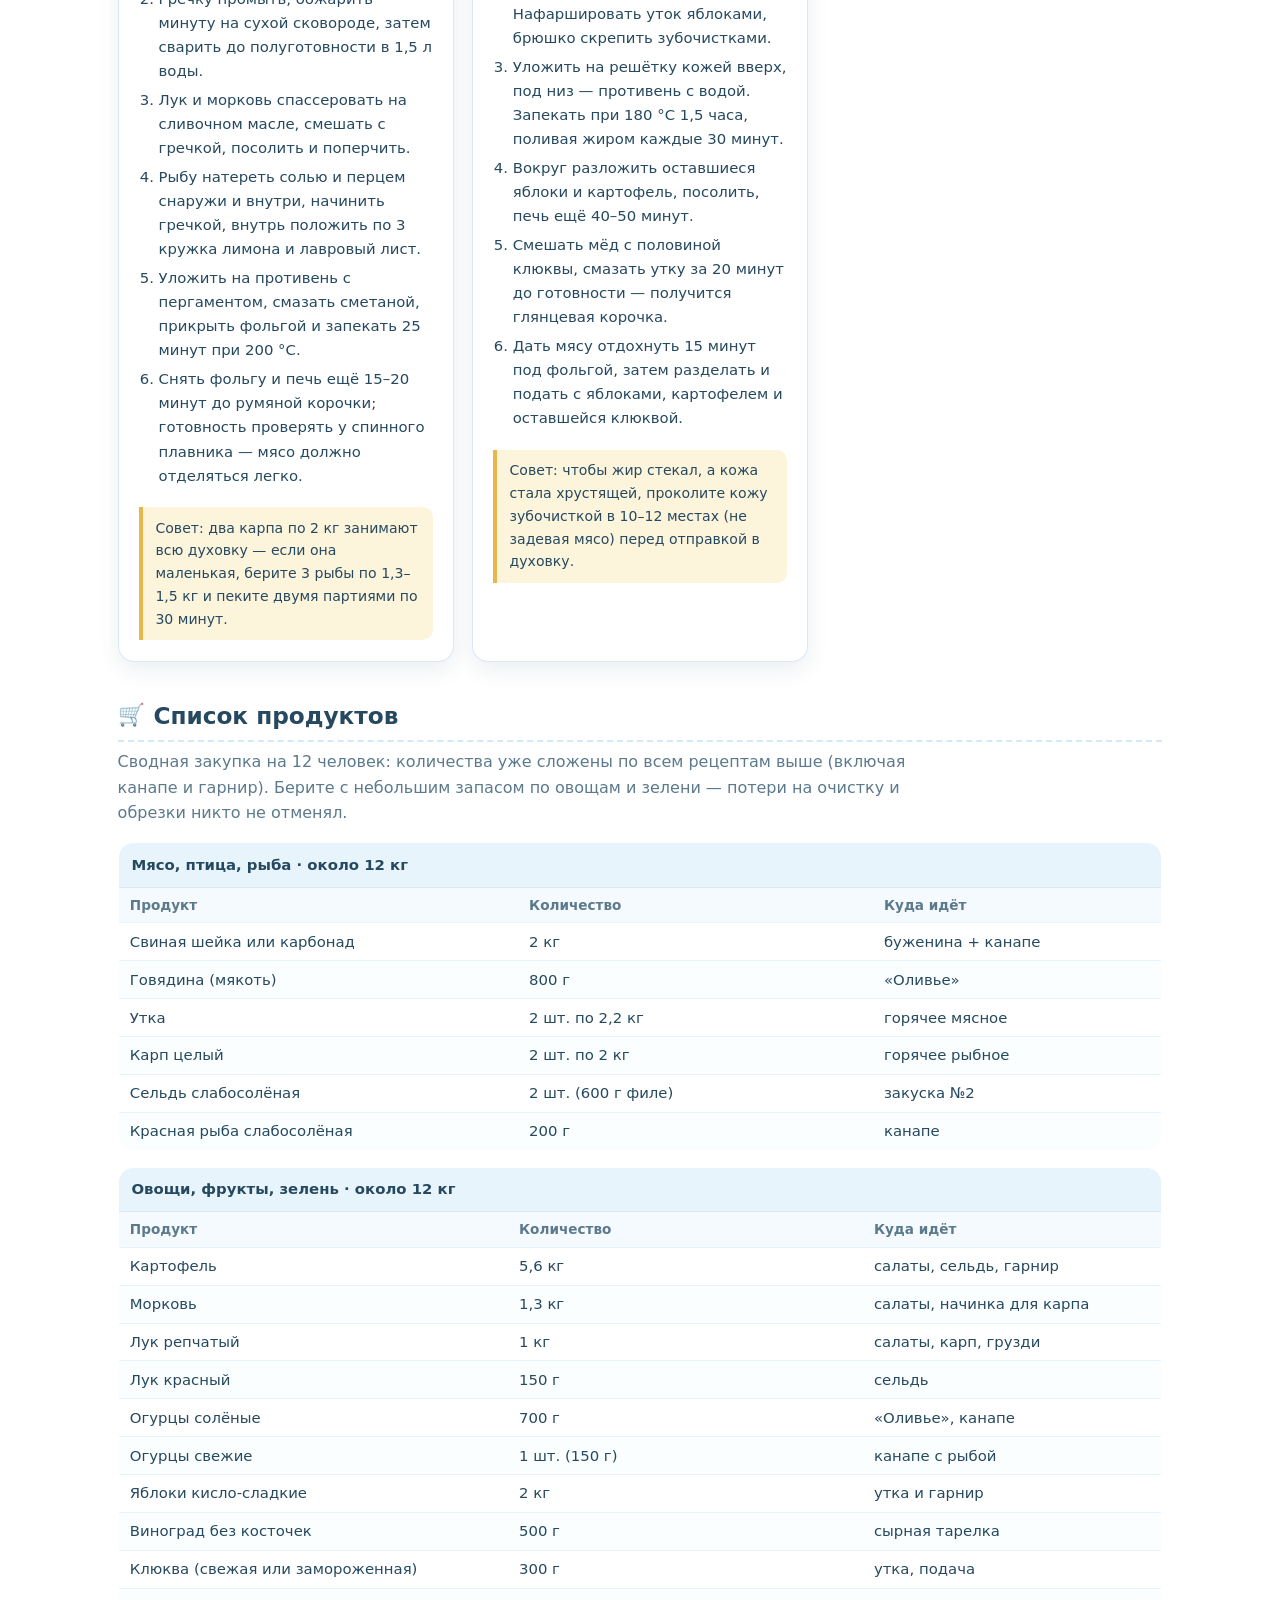
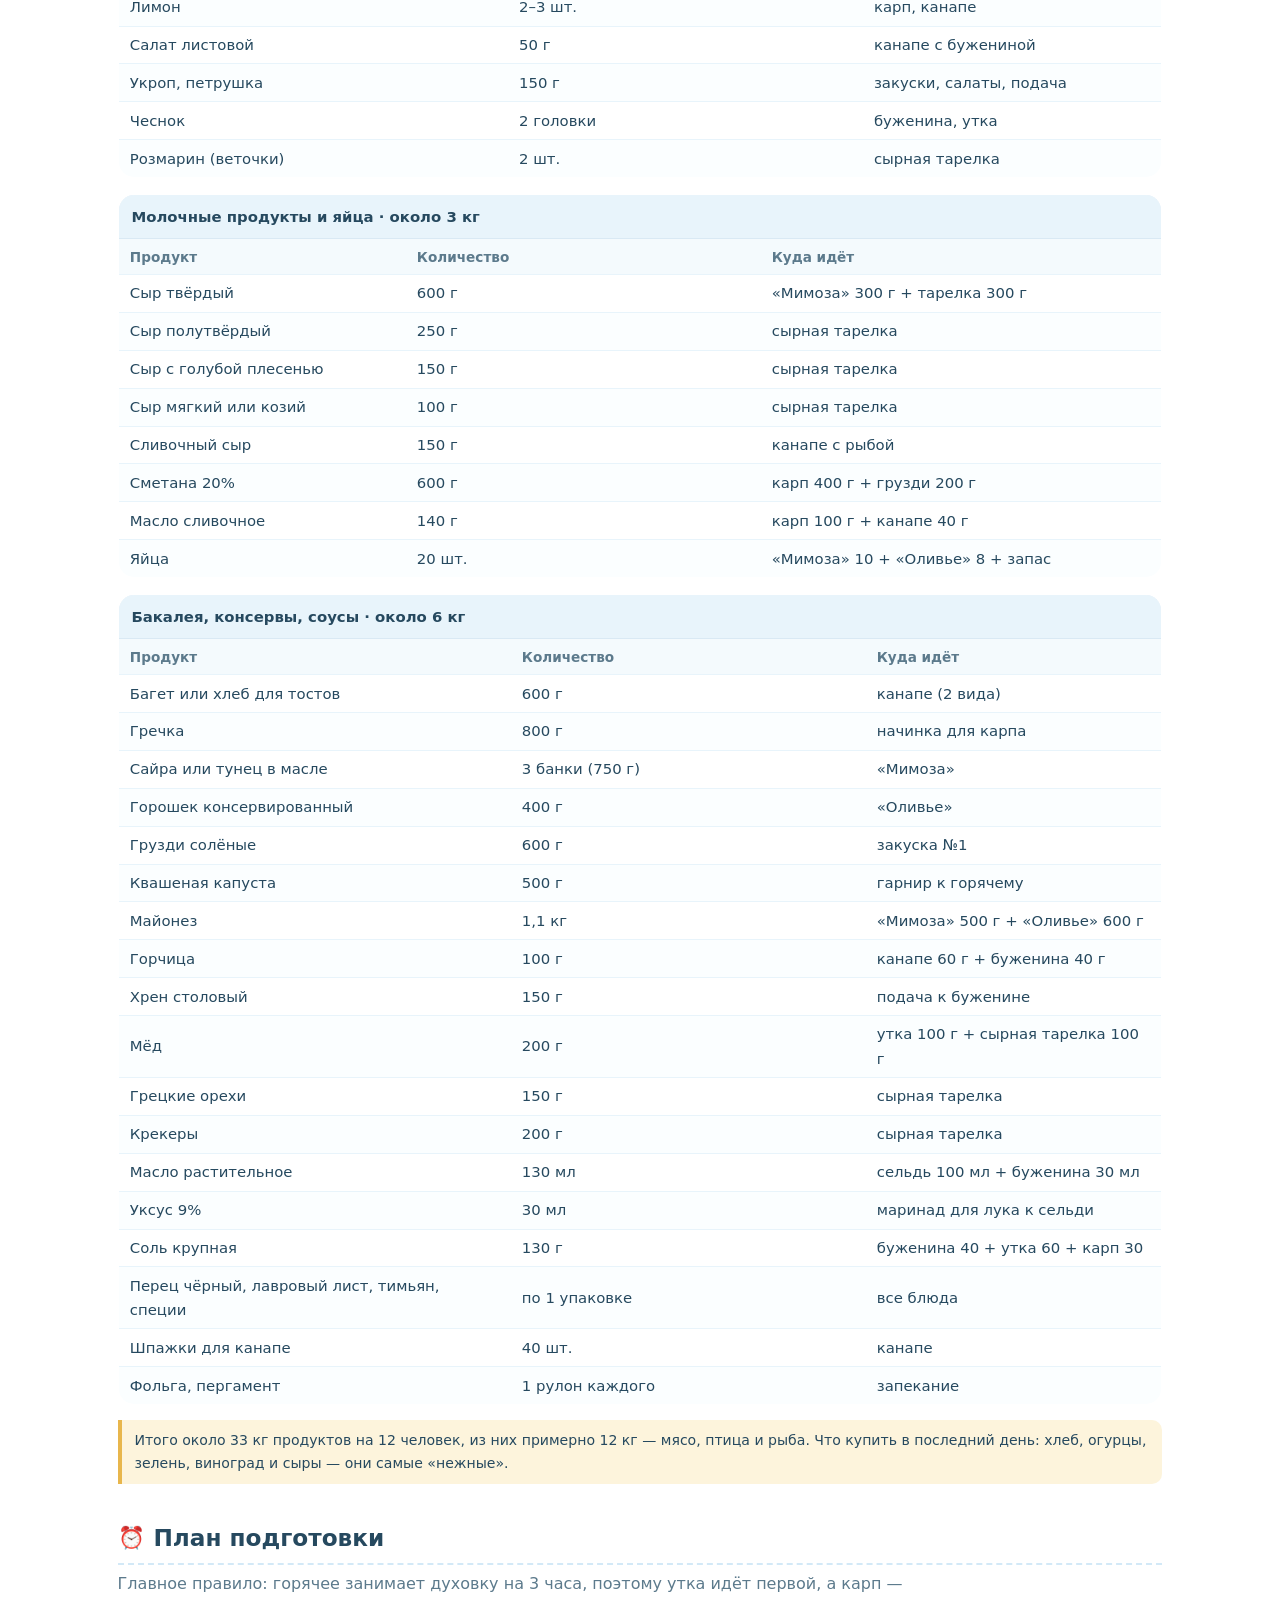
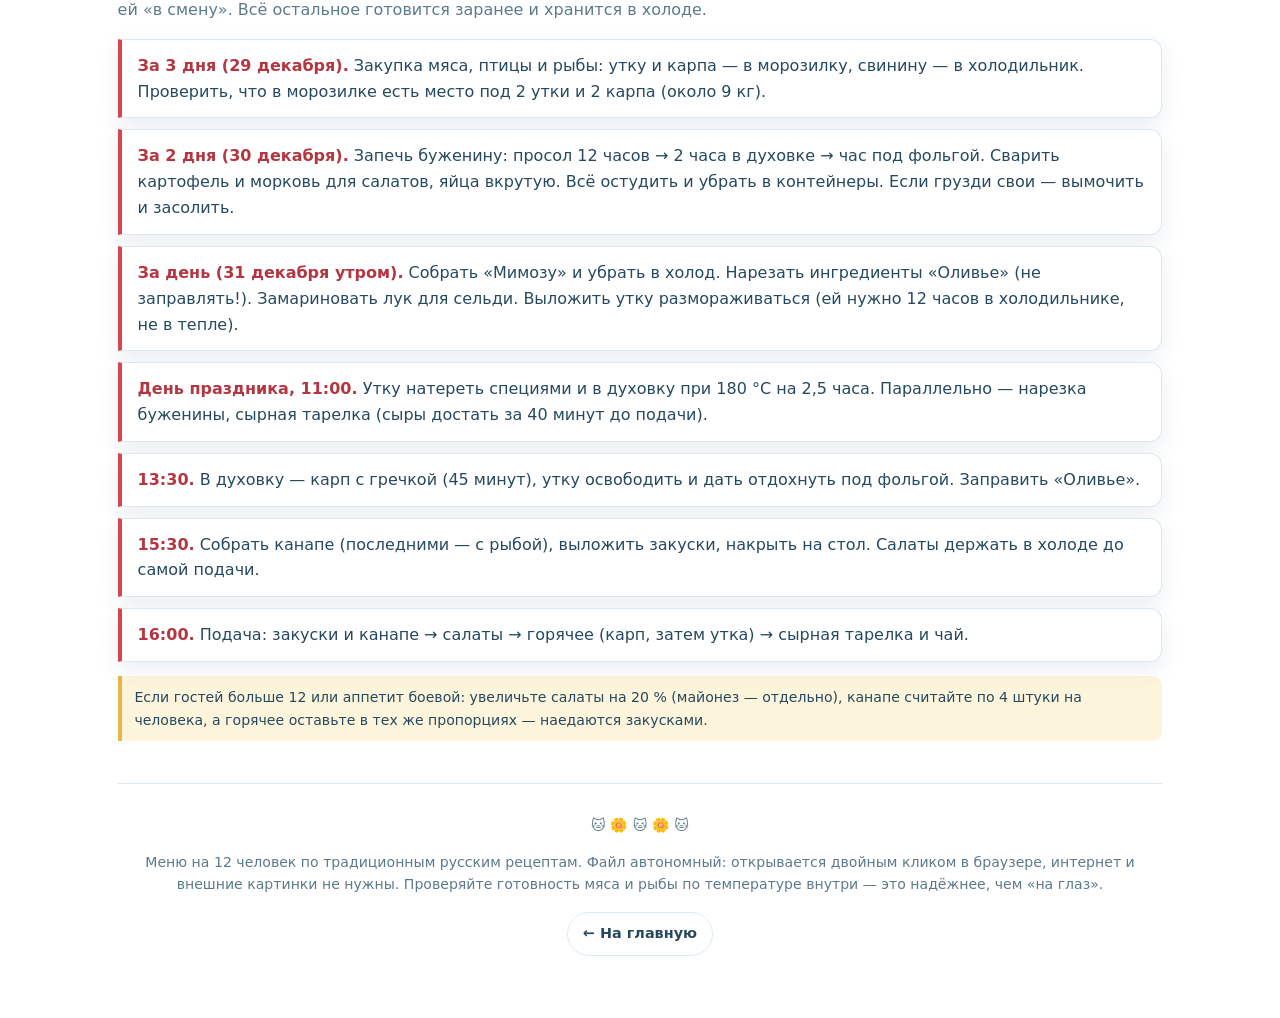
<file: new_year/index.html>
<!DOCTYPE html>
<html lang="ru">
<head>
<meta charset="utf-8">
<meta name="viewport" content="width=device-width, initial-scale=1">
<title>Новогоднее меню на 12 человек — Праздники события</title>
<meta name="description" content="Новогоднее меню на 12 человек: канапе, закуски, салаты, горячее, список продуктов и план подготовки по традиционным русским рецептам.">
<meta name="theme-color" content="#fbfdff">
<link rel="icon" href="../images/favicon.svg" type="image/svg+xml">
<link rel="stylesheet" href="../css/base.css">
<link rel="stylesheet" href="../css/new_year.css">
</head>
<body>

<div class="snowfall" aria-hidden="true">
  <span class="flake" style="left:3%;animation-duration:15s;animation-delay:-2s">❄</span>
  <span class="flake" style="left:11%;animation-duration:19s;animation-delay:-7s;font-size:0.8rem">❅</span>
  <span class="flake" style="left:19%;animation-duration:13s;animation-delay:-11s">❄</span>
  <span class="flake" style="left:28%;animation-duration:22s;animation-delay:-4s;font-size:1.3rem">❆</span>
  <span class="flake" style="left:37%;animation-duration:16s;animation-delay:-9s">❅</span>
  <span class="flake" style="left:46%;animation-duration:20s;animation-delay:-1s;font-size:0.9rem">❄</span>
  <span class="flake" style="left:55%;animation-duration:14s;animation-delay:-13s">❆</span>
  <span class="flake" style="left:64%;animation-duration:18s;animation-delay:-6s">❄</span>
  <span class="flake" style="left:72%;animation-duration:12s;animation-delay:-3s;font-size:0.8rem">❅</span>
  <span class="flake" style="left:81%;animation-duration:21s;animation-delay:-10s">❄</span>
  <span class="flake" style="left:89%;animation-duration:17s;animation-delay:-5s;font-size:1.25rem">❆</span>
  <span class="flake" style="left:96%;animation-duration:15s;animation-delay:-8s">❅</span>
</div>

<div class="page">

<nav class="page-nav" aria-label="Навигация по проекту">
  <a class="back-link" href="../index.html">← На главную</a>
</nav>

<header class="hero">
  <p class="eyebrow">Праздники события · Новый год 2027</p>
  <h1>Новогоднее меню на 12 человек</h1>
  <p class="hero-note">
    Канапе, холодные закуски под водку и вино, рыбные и мясные салаты,
    два горячих блюда — по традиционным русским рецептам, с точной
    раскладкой продуктов и планом подготовки.
  </p>

<svg class="scene" viewBox="0 0 960 300" role="img"
     aria-label="Дед Мороз, Снегурочка, котик в шарфе, ромашки и снежинки">
  <defs>
    <g id="fk" stroke="#b9dcf1" stroke-width="3" stroke-linecap="round">
      <line x1="0" y1="-13" x2="0" y2="13"/>
      <line x1="-11" y1="-6.5" x2="11" y2="6.5"/>
      <line x1="-11" y1="6.5" x2="11" y2="-6.5"/>
      <line x1="-4" y1="-6" x2="-8" y2="-10"/>
      <line x1="4" y1="-6" x2="8" y2="-10"/>
      <line x1="-4" y1="6" x2="-8" y2="10"/>
      <line x1="4" y1="6" x2="8" y2="10"/>
    </g>
    <g id="ds">
      <g fill="#ffffff" stroke="#e2edf5" stroke-width="1">
        <ellipse cx="0" cy="-11" rx="5" ry="11"/>
        <ellipse cx="0" cy="11" rx="5" ry="11"/>
        <ellipse cx="-11" cy="0" rx="11" ry="5"/>
        <ellipse cx="11" cy="0" rx="11" ry="5"/>
        <ellipse cx="-8" cy="-8" rx="5" ry="10" transform="rotate(45 -8 -8)"/>
        <ellipse cx="8" cy="8" rx="5" ry="10" transform="rotate(45 8 8)"/>
        <ellipse cx="8" cy="-8" rx="5" ry="10" transform="rotate(-45 8 -8)"/>
        <ellipse cx="-8" cy="8" rx="5" ry="10" transform="rotate(-45 -8 8)"/>
      </g>
      <circle r="6" fill="#f2c14e"/>
    </g>
  </defs>

  <rect x="0" y="0" width="960" height="300" rx="18" fill="#f4fbff"/>
  <ellipse cx="480" cy="306" rx="540" ry="66" fill="#ffffff"/>
  <ellipse cx="480" cy="292" rx="410" ry="40" fill="#eef8ff"/>

  <g fill="#8fcfa8">
    <path d="M58 250 L88 176 L118 250 Z"/>
    <path d="M86 250 L112 200 L138 250 Z" fill="#b4e2c6"/>
    <path d="M906 250 L878 178 L850 250 Z"/>
    <path d="M878 250 L854 202 L830 250 Z" fill="#b4e2c6"/>
  </g>
  <g fill="#ffffff" opacity="0.9">
    <path d="M84 186 L88 176 L92 186 Z"/>
    <path d="M874 188 L878 178 L882 188 Z"/>
  </g>

  <g transform="translate(150,52)">
    <line x1="-52" y1="34" x2="-52" y2="200" stroke="#b98a4a" stroke-width="7"
          stroke-linecap="round"/>
    <circle cx="-52" cy="26" r="9" fill="#f2c14e"/>
    <rect x="-40" y="112" width="80" height="92" rx="16" fill="#d64550"/>
    <rect x="-40" y="188" width="80" height="16" rx="8" fill="#ffffff"/>
    <rect x="-40" y="146" width="80" height="12" fill="#ffffff"/>
    <rect x="-8" y="146" width="16" height="12" fill="#f2c14e"/>
    <circle cx="-44" cy="128" r="9" fill="#ffffff"/>
    <circle cx="44" cy="128" r="9" fill="#ffffff"/>
    <circle cx="0" cy="88" r="24" fill="#f9ddc7"/>
    <ellipse cx="0" cy="112" rx="27" ry="30" fill="#ffffff"/>
    <path d="M-26 74 L0 28 L26 74 Z" fill="#d64550"/>
    <rect x="-31" y="70" width="62" height="10" rx="5" fill="#ffffff"/>
    <circle cx="0" cy="24" r="8" fill="#ffffff"/>
    <circle cx="-8" cy="86" r="2.6" fill="#26495f"/>
    <circle cx="8" cy="86" r="2.6" fill="#26495f"/>
    <circle cx="0" cy="94" r="4" fill="#f0b7a2"/>
    <circle cx="-14" cy="95" r="4.5" fill="#f7c2b6" opacity="0.7"/>
    <circle cx="14" cy="95" r="4.5" fill="#f7c2b6" opacity="0.7"/>
  </g>
  <g transform="translate(812,54)">
    <rect x="-36" y="108" width="72" height="96" rx="15" fill="#8ec7e8"/>
    <rect x="-36" y="188" width="72" height="16" rx="8" fill="#ffffff"/>
    <ellipse cx="0" cy="110" rx="30" ry="10" fill="#ffffff"/>
    <circle cx="0" cy="86" r="22" fill="#fbe3d2"/>
    <path d="M-24 78 Q0 34 24 78 Z" fill="#ffffff" stroke="#cfe6f5"
          stroke-width="2"/>
    <path d="M-6 50 L0 42 L6 50 L0 58 Z" fill="#bfe2f2"/>
    <path d="M14 102 Q26 132 16 158" stroke="#f0d18a" stroke-width="9"
          fill="none" stroke-linecap="round"/>
    <circle cx="17" cy="160" r="5" fill="#d64550"/>
    <circle cx="-7" cy="84" r="2.4" fill="#26495f"/>
    <circle cx="7" cy="84" r="2.4" fill="#26495f"/>
    <path d="M-5 95 Q0 99 5 95" stroke="#d64550" stroke-width="2" fill="none"
          stroke-linecap="round"/>
  </g>

  <g transform="translate(480,148)">
    <path d="M30 54 Q74 44 62 92" stroke="#f7d9a8" stroke-width="13" fill="none"
          stroke-linecap="round"/>
    <ellipse cx="0" cy="72" rx="44" ry="38" fill="#f7d9a8"/>
    <path d="M-16 40 L-24 12 L-2 30 Z" fill="#f7d9a8"/>
    <path d="M16 40 L24 12 L2 30 Z" fill="#f7d9a8"/>
    <path d="M-14 34 L-19 19 L-6 30 Z" fill="#f7b8ad"/>
    <path d="M14 34 L19 19 L6 30 Z" fill="#f7b8ad"/>
    <circle cx="0" cy="34" r="31" fill="#f7d9a8"/>
    <path d="M-30 22 Q0 8 30 22" stroke="#e8bd8a" stroke-width="6" fill="none"
          stroke-linecap="round"/>
    <circle cx="-11" cy="32" r="4.4" fill="#26495f"/>
    <circle cx="11" cy="32" r="4.4" fill="#26495f"/>
    <circle cx="-12.4" cy="30.6" r="1.5" fill="#ffffff"/>
    <circle cx="9.6" cy="30.6" r="1.5" fill="#ffffff"/>
    <path d="M0 40 L-4 45 L4 45 Z" fill="#e08b8b"/>
    <path d="M0 45 Q-6 51 -11 46" stroke="#8a6440" stroke-width="2" fill="none"
          stroke-linecap="round"/>
    <path d="M0 45 Q6 51 11 46" stroke="#8a6440" stroke-width="2" fill="none"
          stroke-linecap="round"/>
    <g stroke="#c9a074" stroke-width="1.6" stroke-linecap="round">
      <line x1="-22" y1="42" x2="-46" y2="38"/>
      <line x1="-22" y1="47" x2="-46" y2="48"/>
      <line x1="22" y1="42" x2="46" y2="38"/>
      <line x1="22" y1="47" x2="46" y2="48"/>
    </g>
    <rect x="-34" y="54" width="68" height="14" rx="7" fill="#d64550"/>
    <rect x="6" y="64" width="16" height="34" rx="7" fill="#2f8f63"/>
    <ellipse cx="-20" cy="106" rx="14" ry="8" fill="#fdf2e2"/>
    <ellipse cx="20" cy="106" rx="14" ry="8" fill="#fdf2e2"/>
  </g>

  <g opacity="0.95">
    <use href="#ds" transform="translate(300,258) scale(1.1)"/>
    <use href="#ds" transform="translate(352,268) scale(0.8)"/>
    <use href="#ds" transform="translate(604,262) scale(1)"/>
    <use href="#ds" transform="translate(650,272) scale(0.75)"/>
    <use href="#ds" transform="translate(268,274) scale(0.7)"/>
    <use href="#ds" transform="translate(690,256) scale(0.9)"/>
  </g>

  <g opacity="0.75">
    <use href="#fk" transform="translate(80,60) scale(0.9)"/>
    <use href="#fk" transform="translate(250,40) scale(0.6)"/>
    <use href="#fk" transform="translate(330,110) scale(0.8)"/>
    <use href="#fk" transform="translate(400,50) scale(0.7)"/>
    <use href="#fk" transform="translate(560,70) scale(0.85)"/>
    <use href="#fk" transform="translate(640,40) scale(0.6)"/>
    <use href="#fk" transform="translate(720,96) scale(0.9)"/>
    <use href="#fk" transform="translate(890,66) scale(0.7)"/>
    <use href="#fk" transform="translate(190,140) scale(0.5)"/>
    <use href="#fk" transform="translate(760,170) scale(0.55)"/>
  </g>
</svg>
</header>

<nav class="toc" aria-label="Содержание">
  <p>Что внутри</p>
  <ol>
    <li><a href="#menu">Меню одним взглядом</a></li>
    <li><a href="#kanape">Канапе: рыбные и мясные</a></li>
    <li><a href="#snacks">Четыре закуски под водку и вино</a></li>
    <li><a href="#salads">Салаты: рыбный и мясной</a></li>
    <li><a href="#hot">Горячее: рыба и птица</a></li>
    <li><a href="#shopping">Список продуктов</a></li>
    <li><a href="#plan">План подготовки</a></li>
  </ol>
</nav>

<section id="menu">
  <h2><span class="ico" aria-hidden="true">🎄</span> Меню одним взглядом</h2>
  <p class="lead">
    Расчёт на 12 человек: 3 канапе на гостя, по 200–250 г салата,
    закуски с запасом «на подход», горячее — по одному куску рыбы
    и птицы. Всё, что можно приготовить заранее, вынесено в
    <a href="#plan">план подготовки</a>.
  </p>
  <table class="shop">
    <caption>Структура праздничного стола</caption>
    <thead>
      <tr><th>Подача</th><th>Блюдо</th><th>Расчёт</th></tr>
    </thead>
    <tbody>
      <tr>
        <td>Канапе</td>
        <td>С красной рыбой и сливочным сыром</td>
        <td>18 шт. (1,5 на гостя)</td>
      </tr>
      <tr>
        <td>Канапе</td>
        <td>С бужениной и солёным огурцом</td>
        <td>18 шт. (1,5 на гостя)</td>
      </tr>
      <tr>
        <td>Закуска под водку</td>
        <td>Солёные грузди со сметаной и луком</td>
        <td>800 г</td>
      </tr>
      <tr>
        <td>Закуска под водку</td>
        <td>Сельдь с отварным картофелем и луком</td>
        <td>1,6 кг</td>
      </tr>
      <tr>
        <td>Закуска под водку и вино</td>
        <td>Домашняя буженина с хреном</td>
        <td>1,4 кг готовой</td>
      </tr>
      <tr>
        <td>Закуска под вино</td>
        <td>Сырная тарелка с мёдом, орехами и виноградом</td>
        <td>1,5 кг</td>
      </tr>
      <tr>
        <td>Салат рыбный</td>
        <td>«Мимоза» с сайрой</td>
        <td>2,4 кг (200 г на гостя)</td>
      </tr>
      <tr>
        <td>Салат мясной</td>
        <td>«Оливье» с говядиной</td>
        <td>3 кг (250 г на гостя)</td>
      </tr>
      <tr>
        <td>Горячее рыбное</td>
        <td>Карп, запечённый с гречневой кашей</td>
        <td>2 рыбы по 2 кг</td>
      </tr>
      <tr>
        <td>Горячее мясное</td>
        <td>Утка с яблоками и клюквой</td>
        <td>2 утки по 2,2 кг</td>
      </tr>
      <tr>
        <td>Гарнир</td>
        <td>Картофель, запечённый с розмарином; квашеная капуста</td>
        <td>2 кг + 500 г</td>
      </tr>
    </tbody>
  </table>
</section>

<section id="kanape">
  <h2><span class="ico" aria-hidden="true">🥪</span> Канапе: рыбные и мясные</h2>
  <p class="lead">
    Канапе — маленькие бутерброды на шпажке, которые удобно брать рукой.
    Готовятся за час до прихода гостей: хлеб подсыхает быстро, поэтому
    собирать лучше в последний момент. Хлеб — ржаной или багет, масло
    сливочное или сливочный сыр как «клей», сверху — рыба или мясо
    и что-то свежее для контраста.
  </p>
  <div class="grid">

    <article class="card">
      <h3>Канапе с красной рыбой и сливочным сыром</h3>
      <p class="sub">18 шт. · 15 минут · без тепловой обработки</p>
      <div class="chips">
        <span class="chip chip-fish">рыбное</span>
        <span class="chip chip-count">18 шт.</span>
      </div>

      <h4>Ингредиенты</h4>
      <table class="ing">
        <caption>на 18 канапе</caption>
        <tr><th>Продукт</th><th class="qty">Количество</th></tr>
        <tr><td>Багет или хлеб для тостов</td><td class="qty">9 ломтиков (300 г)</td></tr>
        <tr><td>Слабосолёная красная рыба (форель, семга)</td><td class="qty">200 г</td></tr>
        <tr><td>Сливочный сыр</td><td class="qty">150 г</td></tr>
        <tr><td>Огурец свежий</td><td class="qty">1 шт. (150 г)</td></tr>
        <tr><td>Укроп</td><td class="qty">20 г</td></tr>
        <tr><td>Лимон</td><td class="qty">½ шт.</td></tr>
      </table>

      <h4>Как готовить</h4>
      <ol class="steps">
        <li>Ломтики хлеба подсушить в духовке при 180 °C 5 минут или
            подрумянить на сухой сковороде — так основа не размокнет.</li>
        <li>Каждый ломтик разрезать пополам, смазать сливочным сыром
            слоем 3–4 мм.</li>
        <li>Рыбу нарезать тонкими ломтиками по диагонали, уложить
            «волной» на сыр.</li>
        <li>Огурец нарезать кружками 2 мм, положить рядом с рыбой,
            сбрызнуть лимоном.</li>
        <li>Посыпать укропом, закрепить шпажкой и сразу подавать.</li>
      </ol>
      <p class="tip">Совет: рыбу режьте холодной — из тёплой получаются
        рваные ломтики. Сыр заранее достаньте из холодильника: на холодном
        хлеб ломается.</p>
    </article>

    <article class="card">
      <h3>Канапе с бужениной и солёным огурцом</h3>
      <p class="sub">18 шт. · 15 минут · классика под водку</p>
      <div class="chips">
        <span class="chip chip-meat">мясное</span>
        <span class="chip chip-vodka">под водку</span>
        <span class="chip chip-count">18 шт.</span>
      </div>

      <h4>Ингредиенты</h4>
      <table class="ing">
        <caption>на 18 канапе</caption>
        <tr><th>Продукт</th><th class="qty">Количество</th></tr>
        <tr><td>Ржаной хлеб или багет</td><td class="qty">9 ломтиков (300 г)</td></tr>
        <tr><td>Буженина домашняя (см. закуску №3)</td><td class="qty">200 г</td></tr>
        <tr><td>Солёные огурцы</td><td class="qty">2 шт. (200 г)</td></tr>
        <tr><td>Горчица или хрен столовый</td><td class="qty">60 г</td></tr>
        <tr><td>Листья салата</td><td class="qty">50 г</td></tr>
        <tr><td>Масло сливочное</td><td class="qty">40 г</td></tr>
      </table>

      <h4>Как готовить</h4>
      <ol class="steps">
        <li>Хлеб нарезать тонко (7–8 мм), смазать сливочным маслом,
            затем тонким слоем горчицы — она не даст бутерброду
            «поплыть».</li>
        <li>Положить лист салата, сверху — ломтик буженины толщиной
            4–5 мм.</li>
        <li>Солёный огурец нарезать вдоль тонкими пластинами, уложить
            на мясо «гармошкой».</li>
        <li>Сколоть шпажкой, украсить веточкой укропа или петрушки.</li>
      </ol>
      <p class="tip">Совет: если буженина получилась суховатой, смажьте
        ломтики горчицей с мёдом (1:1) — вкус станет мягче, а мясо
        не будет «пылить» во рту.</p>
    </article>

  </div>
</section>

<section id="snacks">
  <h2><span class="ico" aria-hidden="true">🍄</span> Четыре закуски под водку и вино</h2>
  <p class="lead">
    Русский закусочный стол держится на трёх вещах: солёное, жирное и
    кислое. Под водку идут грузди, селёдка с картошкой и буженина с
    хреном; под вино — сырная тарелка с мёдом и виноградом. Все четыре
    закуски готовятся заранее, кроме канапе.
  </p>
  <div class="grid">

    <article class="card">
      <h3>1. Солёные грузди со сметаной и луком</h3>
      <p class="sub">800 г · 10 минут · готовим за день</p>
      <div class="chips">
        <span class="chip chip-vodka">под водку</span>
        <span class="chip chip-count">800 г</span>
      </div>
      <h4>Ингредиенты</h4>
      <table class="ing">
        <tr><th>Продукт</th><th class="qty">Количество</th></tr>
        <tr><td>Грузди солёные</td><td class="qty">600 г</td></tr>
        <tr><td>Сметана 20%</td><td class="qty">200 г</td></tr>
        <tr><td>Лук репчатый или красный</td><td class="qty">100 г (1 шт.)</td></tr>
        <tr><td>Укроп</td><td class="qty">20 г</td></tr>
        <tr><td>Перец чёрный молотый</td><td class="qty">по вкусу</td></tr>
      </table>
      <h4>Как готовить</h4>
      <ol class="steps">
        <li>Грузди откинуть на дуршлаг, дать стечь рассолу; очень
            солёные — промыть холодной водой и обсушить.</li>
        <li>Лук нарезать тонкими полукольцами, укроп порубить.</li>
        <li>Смешать грибы с луком, заправить сметаной, поперчить.</li>
        <li>Дать постоять 15 минут в холоде и подать в салатнике,
            посыпав укропом.</li>
      </ol>
      <p class="tip">Замена: маринованные опята или белые — тогда
        заправлять не сметаной, а растительным маслом с луком.</p>
    </article>

    <article class="card">
      <h3>2. Сельдь с отварным картофелем и луком</h3>
      <p class="sub">1,6 кг · 40 минут · готовим за день</p>
      <div class="chips">
        <span class="chip chip-fish">рыбное</span>
        <span class="chip chip-vodka">под водку</span>
        <span class="chip chip-count">1,6 кг</span>
      </div>
      <h4>Ингредиенты</h4>
      <table class="ing">
        <tr><th>Продукт</th><th class="qty">Количество</th></tr>
        <tr><td>Сельдь слабосолёная (филе)</td><td class="qty">600 г (2 шт.)</td></tr>
        <tr><td>Картофель</td><td class="qty">1,2 кг</td></tr>
        <tr><td>Лук красный</td><td class="qty">150 г</td></tr>
        <tr><td>Масло растительное</td><td class="qty">100 мл</td></tr>
        <tr><td>Уксус 9%</td><td class="qty">30 мл</td></tr>
        <tr><td>Зелень (укроп, петрушка)</td><td class="qty">30 г</td></tr>
      </table>
      <h4>Как готовить</h4>
      <ol class="steps">
        <li>Картофель сварить в кожуре до готовности, остудить,
            очистить и нарезать крупными кружками.</li>
        <li>Сельдь разделать на филе, убрать мелкие косточки,
            нарезать кусочками 2–3 см.</li>
        <li>Лук нарезать кольцами, залить смесью масла и уксуса
            на 10 минут — уйдёт горечь.</li>
        <li>На блюдо уложить картофель, сверху сельдь и маринованный
            лук, полить маслом из маринада, посыпать зеленью.</li>
      </ol>
      <p class="tip">Совет: варите картофель за день — тёплый он
        разваливается, а охлаждённый держит форму и лучше сочетается
        с рыбой.</p>
    </article>

    <article class="card">
      <h3>3. Домашняя буженина с хреном</h3>
      <p class="sub">2 кг сырья → 1,4 кг готовой · 2 часа + ночь на просол</p>
      <div class="chips">
        <span class="chip chip-meat">мясное</span>
        <span class="chip chip-vodka">под водку</span>
        <span class="chip chip-wine">под вино</span>
      </div>
      <h4>Ингредиенты</h4>
      <table class="ing">
        <tr><th>Продукт</th><th class="qty">Количество</th></tr>
        <tr><td>Свиная шейка или карбонад</td><td class="qty">2 кг</td></tr>
        <tr><td>Чеснок</td><td class="qty">6 зубчиков</td></tr>
        <tr><td>Горчица готовая</td><td class="qty">40 г</td></tr>
        <tr><td>Соль крупная</td><td class="qty">40 г (2 ст. л.)</td></tr>
        <tr><td>Перец чёрный молотый</td><td class="qty">10 г</td></tr>
        <tr><td>Лавровый лист</td><td class="qty">3 шт.</td></tr>
        <tr><td>Масло растительное</td><td class="qty">30 мл</td></tr>
        <tr><td>Хрен столовый (для подачи)</td><td class="qty">150 г</td></tr>
      </table>
      <h4>Как готовить</h4>
      <ol class="steps">
        <li>Мясо обсушить, нашпиговать половинками чеснока (надрезы
            ножом глубиной 2 см), натереть солью, перцем и горчицей.</li>
        <li>Завернуть в плёнку и убрать в холод на 12 часов — соль
            должна дойти до центра куска.</li>
        <li>Обмазать маслом, положить на решётку кожей вверх, под низ
            поставить противень с водой. Запекать при 180 °C примерно
            1,5–2 часа, пока внутри не будет 70–75 °C.</li>
        <li>Готовое мясо завернуть в фольгу и дать отдохнуть час:
            сок распределится, и нарезка не будет сухой.</li>
        <li>Остудить, нарезать тонко (3–4 мм), подать с хреном
            и горчицей.</li>
      </ol>
      <p class="tip">Совет: 200 г буженины из этого количества уйдёт
        на канапе — учитывайте при нарезке. Хранится 3 суток
        в холодильнике под фольгой.</p>
    </article>

    <article class="card">
      <h3>4. Сырная тарелка с мёдом, орехами и виноградом</h3>
      <p class="sub">1,5 кг · 15 минут · под красное вино</p>
      <div class="chips">
        <span class="chip chip-wine">под вино</span>
        <span class="chip chip-count">3–4 сорта</span>
      </div>
      <h4>Ингредиенты</h4>
      <table class="ing">
        <tr><th>Продукт</th><th class="qty">Количество</th></tr>
        <tr><td>Сыр твёрдый (пармезан, гауда)</td><td class="qty">300 г</td></tr>
        <tr><td>Сыр полутвёрдый (маасдам, тильзитер)</td><td class="qty">250 г</td></tr>
        <tr><td>Сыр с голубой плесенью</td><td class="qty">150 г</td></tr>
        <tr><td>Сыр мягкий или козий</td><td class="qty">100 г</td></tr>
        <tr><td>Мёд жидкий</td><td class="qty">100 г</td></tr>
        <tr><td>Грецкие орехи</td><td class="qty">150 г</td></tr>
        <tr><td>Виноград</td><td class="qty">500 г</td></tr>
        <tr><td>Крекеры</td><td class="qty">200 г</td></tr>
        <tr><td>Розмарин (веточки)</td><td class="qty">2 шт.</td></tr>
      </table>
      <h4>Как готовить</h4>
      <ol class="steps">
        <li>Достать сыры из холодильника за 40 минут до подачи —
            холодный сыр «не пахнет» и кажется резиновым.</li>
        <li>Нарезать твёрдые сорта тонкими ломтиками, плесневый —
            секторами, мягкий положить целым куском с ложкой.</li>
        <li>Разложить по кругу от мягкого к твёрдому, между ними —
            грозди винограда и орехи.</li>
        <li>Мёд подать в маленьком соуснике (или полить ломтики
            плесневого сыра), украсить розмарином.</li>
      </ol>
      <p class="tip">Совет: крекеры ставьте отдельной стопкой, а не
        под сыром — иначе к середине вечера они размокнут. Виноград
        лучше брать без косточек.</p>
    </article>

  </div>
</section>

<section id="salads">
  <h2><span class="ico" aria-hidden="true">🥗</span> Салаты: рыбный и мясной</h2>
  <p class="lead">
    Два обязательных салата русского новогоднего стола: «Мимоза» с рыбными
    консервами и «Оливье» с говядиной. Оба собираются слоями или кубиком
    и требуют охлаждения — заправлять майонезом лучше за час до подачи.
    Остальные салаты с граммовками — в базе рецептов:
    <a href="../recipes/index.html">500 рецептов праздничного стола →</a>
  </p>
  <div class="grid">

    <article class="card">
      <h3>«Мимоза» с сайрой</h3>
      <p class="sub">2,4 кг · 200 г на гостя · 1 час + охлаждение</p>
      <div class="chips">
        <span class="chip chip-fish">рыбное</span>
        <span class="chip chip-count">12 порций</span>
      </div>
      <h4>Ингредиенты</h4>
      <table class="ing">
        <tr><th>Продукт</th><th class="qty">Количество</th></tr>
        <tr><td>Сайра или тунец в масле (консервы)</td><td class="qty">3 банки (750 г)</td></tr>
        <tr><td>Картофель</td><td class="qty">1,2 кг</td></tr>
        <tr><td>Морковь</td><td class="qty">600 г</td></tr>
        <tr><td>Яйца</td><td class="qty">10 шт.</td></tr>
        <tr><td>Лук репчатый</td><td class="qty">200 г</td></tr>
        <tr><td>Сыр твёрдый</td><td class="qty">300 г</td></tr>
        <tr><td>Майонез</td><td class="qty">500 г</td></tr>
        <tr><td>Зелень (укроп, петрушка)</td><td class="qty">40 г</td></tr>
      </table>
      <h4>Как готовить</h4>
      <ol class="steps">
        <li>Картофель и морковь отварить в кожуре до готовности,
            остудить и очистить. Яйца сварить вкрутую (10 минут),
            отделить белки от желтков.</li>
        <li>Лук нарезать мелко, залить кипятком на 5 минут и отжать —
            уйдёт резкая горечь.</li>
        <li>Рыбу размять вилкой вместе с маслом из банки; солить
            не нужно — консервы уже солёные.</li>
        <li>Собирать слоями в глубокое блюдо: картофель (натереть
            на крупной тёрке) → рыба → лук → белки (натереть) →
            морковь → сыр (натереть) → желтки.</li>
        <li>Каждый слой, кроме верхнего, промазывать майонезом
            тонкой сеткой.</li>
        <li>Убрать в холодильник на 2 часа, чтобы слои «схватились»,
            и подавать, посыпав зеленью.</li>
      </ol>
      <p class="tip">Совет: если нужен ровный край, собирайте салат
        в разъёмную форму или в кольцо — через 2 часа в холоде форма
        снимается без повреждений.</p>
    </article>

    <article class="card">
      <h3>«Оливье» с говядиной</h3>
      <p class="sub">3 кг · 250 г на гостя · 2 часа + охлаждение</p>
      <div class="chips">
        <span class="chip chip-meat">мясное</span>
        <span class="chip chip-count">12 порций</span>
      </div>
      <h4>Ингредиенты</h4>
      <table class="ing">
        <tr><th>Продукт</th><th class="qty">Количество</th></tr>
        <tr><td>Говядина (мякоть) или курица</td><td class="qty">800 г</td></tr>
        <tr><td>Картофель</td><td class="qty">1,2 кг</td></tr>
        <tr><td>Морковь</td><td class="qty">400 г</td></tr>
        <tr><td>Яйца</td><td class="qty">8 шт.</td></tr>
        <tr><td>Горошек консервированный</td><td class="qty">400 г</td></tr>
        <tr><td>Огурцы солёные</td><td class="qty">500 г</td></tr>
        <tr><td>Лук репчатый</td><td class="qty">150 г</td></tr>
        <tr><td>Майонез</td><td class="qty">600 г</td></tr>
        <tr><td>Соль, перец</td><td class="qty">по вкусу</td></tr>
      </table>
      <h4>Как готовить</h4>
      <ol class="steps">
        <li>Мясо залить холодной водой, довести до кипения, снять
            пену и варить 1,5–2 часа с лавровым листом до мягкости.
            Остудить в бульоне — так оно останется сочным.</li>
        <li>Картофель и морковь отварить в кожуре, яйца — вкрутую.
            Всё полностью остудить: тёплые ингредиенты дадут «кашу».</li>
        <li>Нарезать мясо, овощи, яйца и огурцы кубиком 5–7 мм.
            Огурцы предварительно обсушить, иначе салат потечёт.</li>
        <li>Смешать всё с горошком и луком, посолить, поперчить,
            заправить майонезом.</li>
        <li>Дать постоять в холоде 1 час и подавать.</li>
      </ol>
      <p class="tip">Совет: майонез добавляйте порциями и не всё сразу —
        если салат постоит до утра, он «возьмёт» ещё немного, и заправка
        станет лишней.</p>
    </article>

  </div>
</section>

<section id="hot">
  <h2><span class="ico" aria-hidden="true">🔥</span> Горячее: рыба и птица</h2>
  <p class="lead">
    Два горячих блюда — рыбное и мясное. Сначала в духовку идёт утка
    (ей нужно 2–2,5 часа), за 45 минут до подачи её место занимает карп:
    так оба блюда будут горячими одновременно.
  </p>
  <div class="grid">

    <article class="card">
      <h3>Карп, запечённый с гречневой кашей</h3>
      <p class="sub">2 рыбы по 2 кг · 45 минут в духовке</p>
      <div class="chips">
        <span class="chip chip-fish">рыбное</span>
        <span class="chip chip-count">12 порций</span>
      </div>
      <h4>Ингредиенты</h4>
      <table class="ing">
        <tr><th>Продукт</th><th class="qty">Количество</th></tr>
        <tr><td>Карп (целый, выпотрошенный)</td><td class="qty">2 шт. по 2 кг</td></tr>
        <tr><td>Гречка</td><td class="qty">800 г</td></tr>
        <tr><td>Лук репчатый</td><td class="qty">500 г</td></tr>
        <tr><td>Морковь</td><td class="qty">300 г</td></tr>
        <tr><td>Сметана 20%</td><td class="qty">400 г</td></tr>
        <tr><td>Лимон</td><td class="qty">2 шт.</td></tr>
        <tr><td>Масло сливочное</td><td class="qty">100 г</td></tr>
        <tr><td>Соль, перец, лавровый лист</td><td class="qty">30 г / 10 г / 4 шт.</td></tr>
        <tr><td>Зелень</td><td class="qty">50 г</td></tr>
      </table>
      <h4>Как готовить</h4>
      <ol class="steps">
        <li>Рыбу почистить, выпотрошить, удалить жабры; если пахнет
            тиной — вымочить 30 минут в холодной воде с ломтиком
            лимона.</li>
        <li>Гречку промыть, обжарить минуту на сухой сковороде,
            затем сварить до полуготовности в 1,5 л воды.</li>
        <li>Лук и морковь спассеровать на сливочном масле, смешать
            с гречкой, посолить и поперчить.</li>
        <li>Рыбу натереть солью и перцем снаружи и внутри, начинить
            гречкой, внутрь положить по 3 кружка лимона и лавровый
            лист.</li>
        <li>Уложить на противень с пергаментом, смазать сметаной,
            прикрыть фольгой и запекать 25 минут при 200 °C.</li>
        <li>Снять фольгу и печь ещё 15–20 минут до румяной корочки;
            готовность проверять у спинного плавника — мясо должно
            отделяться легко.</li>
      </ol>
      <p class="tip">Совет: два карпа по 2 кг занимают всю духовку —
        если она маленькая, берите 3 рыбы по 1,3–1,5 кг и пеките
        двумя партиями по 30 минут.</p>
    </article>

    <article class="card">
      <h3>Утка с яблоками и клюквой</h3>
      <p class="sub">2 утки по 2,2 кг · 2–2,5 часа в духовке</p>
      <div class="chips">
        <span class="chip chip-meat">мясное</span>
        <span class="chip chip-count">12 порций</span>
      </div>
      <h4>Ингредиенты</h4>
      <table class="ing">
        <tr><th>Продукт</th><th class="qty">Количество</th></tr>
        <tr><td>Утка (или гусь)</td><td class="qty">2 шт. по 2,2 кг</td></tr>
        <tr><td>Яблоки кисло-сладкие</td><td class="qty">2 кг</td></tr>
        <tr><td>Клюква свежая или замороженная</td><td class="qty">300 г</td></tr>
        <tr><td>Мёд</td><td class="qty">100 г</td></tr>
        <tr><td>Чеснок</td><td class="qty">1 головка</td></tr>
        <tr><td>Соль крупная</td><td class="qty">60 г</td></tr>
        <tr><td>Перец чёрный, тимьян</td><td class="qty">10 г / 5 г</td></tr>
        <tr><td>Картофель (гарнир)</td><td class="qty">2 кг</td></tr>
      </table>
      <h4>Как готовить</h4>
      <ol class="steps">
        <li>Тушки обсушить, удалить лишний жир у хвоста, натереть
            солью, перцем и растёртым чесноком. Оставить в холоде
            на 2 часа (можно на ночь).</li>
        <li>Яблоки нарезать четвертинками, треть отложить для
            гарнира. Нафаршировать уток яблоками, брюшко скрепить
            зубочистками.</li>
        <li>Уложить на решётку кожей вверх, под низ — противень
            с водой. Запекать при 180 °C 1,5 часа, поливая жиром
            каждые 30 минут.</li>
        <li>Вокруг разложить оставшиеся яблоки и картофель, посолить,
            печь ещё 40–50 минут.</li>
        <li>Смешать мёд с половиной клюквы, смазать утку за 20 минут
            до готовности — получится глянцевая корочка.</li>
        <li>Дать мясу отдохнуть 15 минут под фольгой, затем
            разделать и подать с яблоками, картофелем и оставшейся
            клюквой.</li>
      </ol>
      <p class="tip">Совет: чтобы жир стекал, а кожа стала хрустящей,
        проколите кожу зубочисткой в 10–12 местах (не задевая мясо)
        перед отправкой в духовку.</p>
    </article>

  </div>
</section>

<section id="shopping">
  <h2><span class="ico" aria-hidden="true">🛒</span> Список продуктов</h2>
  <p class="lead">
    Сводная закупка на 12 человек: количества уже сложены по всем рецептам
    выше (включая канапе и гарнир). Берите с небольшим запасом по овощам
    и зелени — потери на очистку и обрезки никто не отменял.
  </p>

  <table class="shop">
    <caption>Мясо, птица, рыба · около 12 кг</caption>
    <thead>
      <tr><th>Продукт</th><th class="qty">Количество</th><th>Куда идёт</th></tr>
    </thead>
    <tbody>
      <tr><td>Свиная шейка или карбонад</td><td class="qty">2 кг</td><td>буженина + канапе</td></tr>
      <tr><td>Говядина (мякоть)</td><td class="qty">800 г</td><td>«Оливье»</td></tr>
      <tr><td>Утка</td><td class="qty">2 шт. по 2,2 кг</td><td>горячее мясное</td></tr>
      <tr><td>Карп целый</td><td class="qty">2 шт. по 2 кг</td><td>горячее рыбное</td></tr>
      <tr><td>Сельдь слабосолёная</td><td class="qty">2 шт. (600 г филе)</td><td>закуска №2</td></tr>
      <tr><td>Красная рыба слабосолёная</td><td class="qty">200 г</td><td>канапе</td></tr>
    </tbody>
  </table>

  <table class="shop">
    <caption>Овощи, фрукты, зелень · около 12 кг</caption>
    <thead>
      <tr><th>Продукт</th><th class="qty">Количество</th><th>Куда идёт</th></tr>
    </thead>
    <tbody>
      <tr><td>Картофель</td><td class="qty">5,6 кг</td><td>салаты, сельдь, гарнир</td></tr>
      <tr><td>Морковь</td><td class="qty">1,3 кг</td><td>салаты, начинка для карпа</td></tr>
      <tr><td>Лук репчатый</td><td class="qty">1 кг</td><td>салаты, карп, грузди</td></tr>
      <tr><td>Лук красный</td><td class="qty">150 г</td><td>сельдь</td></tr>
      <tr><td>Огурцы солёные</td><td class="qty">700 г</td><td>«Оливье», канапе</td></tr>
      <tr><td>Огурцы свежие</td><td class="qty">1 шт. (150 г)</td><td>канапе с рыбой</td></tr>
      <tr><td>Яблоки кисло-сладкие</td><td class="qty">2 кг</td><td>утка и гарнир</td></tr>
      <tr><td>Виноград без косточек</td><td class="qty">500 г</td><td>сырная тарелка</td></tr>
      <tr><td>Клюква (свежая или замороженная)</td><td class="qty">300 г</td><td>утка, подача</td></tr>
      <tr><td>Лимон</td><td class="qty">2–3 шт.</td><td>карп, канапе</td></tr>
      <tr><td>Салат листовой</td><td class="qty">50 г</td><td>канапе с бужениной</td></tr>
      <tr><td>Укроп, петрушка</td><td class="qty">150 г</td><td>закуски, салаты, подача</td></tr>
      <tr><td>Чеснок</td><td class="qty">2 головки</td><td>буженина, утка</td></tr>
      <tr><td>Розмарин (веточки)</td><td class="qty">2 шт.</td><td>сырная тарелка</td></tr>
    </tbody>
  </table>

  <table class="shop">
    <caption>Молочные продукты и яйца · около 3 кг</caption>
    <thead>
      <tr><th>Продукт</th><th class="qty">Количество</th><th>Куда идёт</th></tr>
    </thead>
    <tbody>
      <tr><td>Сыр твёрдый</td><td class="qty">600 г</td><td>«Мимоза» 300 г + тарелка 300 г</td></tr>
      <tr><td>Сыр полутвёрдый</td><td class="qty">250 г</td><td>сырная тарелка</td></tr>
      <tr><td>Сыр с голубой плесенью</td><td class="qty">150 г</td><td>сырная тарелка</td></tr>
      <tr><td>Сыр мягкий или козий</td><td class="qty">100 г</td><td>сырная тарелка</td></tr>
      <tr><td>Сливочный сыр</td><td class="qty">150 г</td><td>канапе с рыбой</td></tr>
      <tr><td>Сметана 20%</td><td class="qty">600 г</td><td>карп 400 г + грузди 200 г</td></tr>
      <tr><td>Масло сливочное</td><td class="qty">140 г</td><td>карп 100 г + канапе 40 г</td></tr>
      <tr><td>Яйца</td><td class="qty">20 шт.</td><td>«Мимоза» 10 + «Оливье» 8 + запас</td></tr>
    </tbody>
  </table>

  <table class="shop">
    <caption>Бакалея, консервы, соусы · около 6 кг</caption>
    <thead>
      <tr><th>Продукт</th><th class="qty">Количество</th><th>Куда идёт</th></tr>
    </thead>
    <tbody>
      <tr><td>Багет или хлеб для тостов</td><td class="qty">600 г</td><td>канапе (2 вида)</td></tr>
      <tr><td>Гречка</td><td class="qty">800 г</td><td>начинка для карпа</td></tr>
      <tr><td>Сайра или тунец в масле</td><td class="qty">3 банки (750 г)</td><td>«Мимоза»</td></tr>
      <tr><td>Горошек консервированный</td><td class="qty">400 г</td><td>«Оливье»</td></tr>
      <tr><td>Грузди солёные</td><td class="qty">600 г</td><td>закуска №1</td></tr>
      <tr><td>Квашеная капуста</td><td class="qty">500 г</td><td>гарнир к горячему</td></tr>
      <tr><td>Майонез</td><td class="qty">1,1 кг</td><td>«Мимоза» 500 г + «Оливье» 600 г</td></tr>
      <tr><td>Горчица</td><td class="qty">100 г</td><td>канапе 60 г + буженина 40 г</td></tr>
      <tr><td>Хрен столовый</td><td class="qty">150 г</td><td>подача к буженине</td></tr>
      <tr><td>Мёд</td><td class="qty">200 г</td><td>утка 100 г + сырная тарелка 100 г</td></tr>
      <tr><td>Грецкие орехи</td><td class="qty">150 г</td><td>сырная тарелка</td></tr>
      <tr><td>Крекеры</td><td class="qty">200 г</td><td>сырная тарелка</td></tr>
      <tr><td>Масло растительное</td><td class="qty">130 мл</td><td>сельдь 100 мл + буженина 30 мл</td></tr>
      <tr><td>Уксус 9%</td><td class="qty">30 мл</td><td>маринад для лука к сельди</td></tr>
      <tr><td>Соль крупная</td><td class="qty">130 г</td><td>буженина 40 + утка 60 + карп 30</td></tr>
      <tr><td>Перец чёрный, лавровый лист, тимьян, специи</td><td class="qty">по 1 упаковке</td><td>все блюда</td></tr>
      <tr><td>Шпажки для канапе</td><td class="qty">40 шт.</td><td>канапе</td></tr>
      <tr><td>Фольга, пергамент</td><td class="qty">1 рулон каждого</td><td>запекание</td></tr>
    </tbody>
  </table>

  <p class="tip">
    Итого около 33 кг продуктов на 12 человек, из них примерно 12 кг —
    мясо, птица и рыба. Что купить в последний день: хлеб, огурцы,
    зелень, виноград и сыры — они самые «нежные».
  </p>

</section>

<section id="plan">
  <h2><span class="ico" aria-hidden="true">⏰</span> План подготовки</h2>
  <p class="lead">
    Главное правило: горячее занимает духовку на 3 часа, поэтому утка идёт
    первой, а карп — ей «в смену». Всё остальное готовится заранее и
    хранится в холоде.
  </p>
  <ul class="plan">
    <li>
      <b>За 3 дня (29 декабря).</b> Закупка мяса, птицы и рыбы: утку
      и карпа — в морозилку, свинину — в холодильник. Проверить, что
      в морозилке есть место под 2 утки и 2 карпа (около 9 кг).
    </li>
    <li>
      <b>За 2 дня (30 декабря).</b> Запечь буженину: просол 12 часов →
      2 часа в духовке → час под фольгой. Сварить картофель и морковь
      для салатов, яйца вкрутую. Всё остудить и убрать в контейнеры.
      Если грузди свои — вымочить и засолить.
    </li>
    <li>
      <b>За день (31 декабря утром).</b> Собрать «Мимозу» и убрать
      в холод. Нарезать ингредиенты «Оливье» (не заправлять!). Замариновать
      лук для сельди. Выложить утку размораживаться (ей нужно 12 часов
      в холодильнике, не в тепле).
    </li>
    <li>
      <b>День праздника, 11:00.</b> Утку натереть специями и в духовку
      при 180 °C на 2,5 часа. Параллельно — нарезка буженины, сырная
      тарелка (сыры достать за 40 минут до подачи).
    </li>
    <li>
      <b>13:30.</b> В духовку — карп с гречкой (45 минут), утку
      освободить и дать отдохнуть под фольгой. Заправить «Оливье».
    </li>
    <li>
      <b>15:30.</b> Собрать канапе (последними — с рыбой), выложить
      закуски, накрыть на стол. Салаты держать в холоде до самой подачи.
    </li>
    <li>
      <b>16:00.</b> Подача: закуски и канапе → салаты → горячее
      (карп, затем утка) → сырная тарелка и чай.
    </li>
  </ul>

  <p class="tip">
    Если гостей больше 12 или аппетит боевой: увеличьте салаты на 20 %
    (майонез — отдельно), канапе считайте по 4 штуки на человека,
    а горячее оставьте в тех же пропорциях — наедаются закусками.
  </p>
</section>

<footer class="page-footer">
  <p>
    <span aria-hidden="true">🐱 🌼 🐱 🌼 🐱</span>
  </p>
  <p>
    Меню на 12 человек по традиционным русским рецептам. Файл автономный:
    открывается двойным кликом в браузере, интернет и внешние картинки
    не нужны. Проверяйте готовность мяса и рыбы по температуре внутри —
    это надёжнее, чем «на глаз».
  </p>
  <p class="page-footer-nav">
    <a class="back-link" href="../index.html">← На главную</a>
  </p>
</footer>

</div>
</body>
</html>
</file>
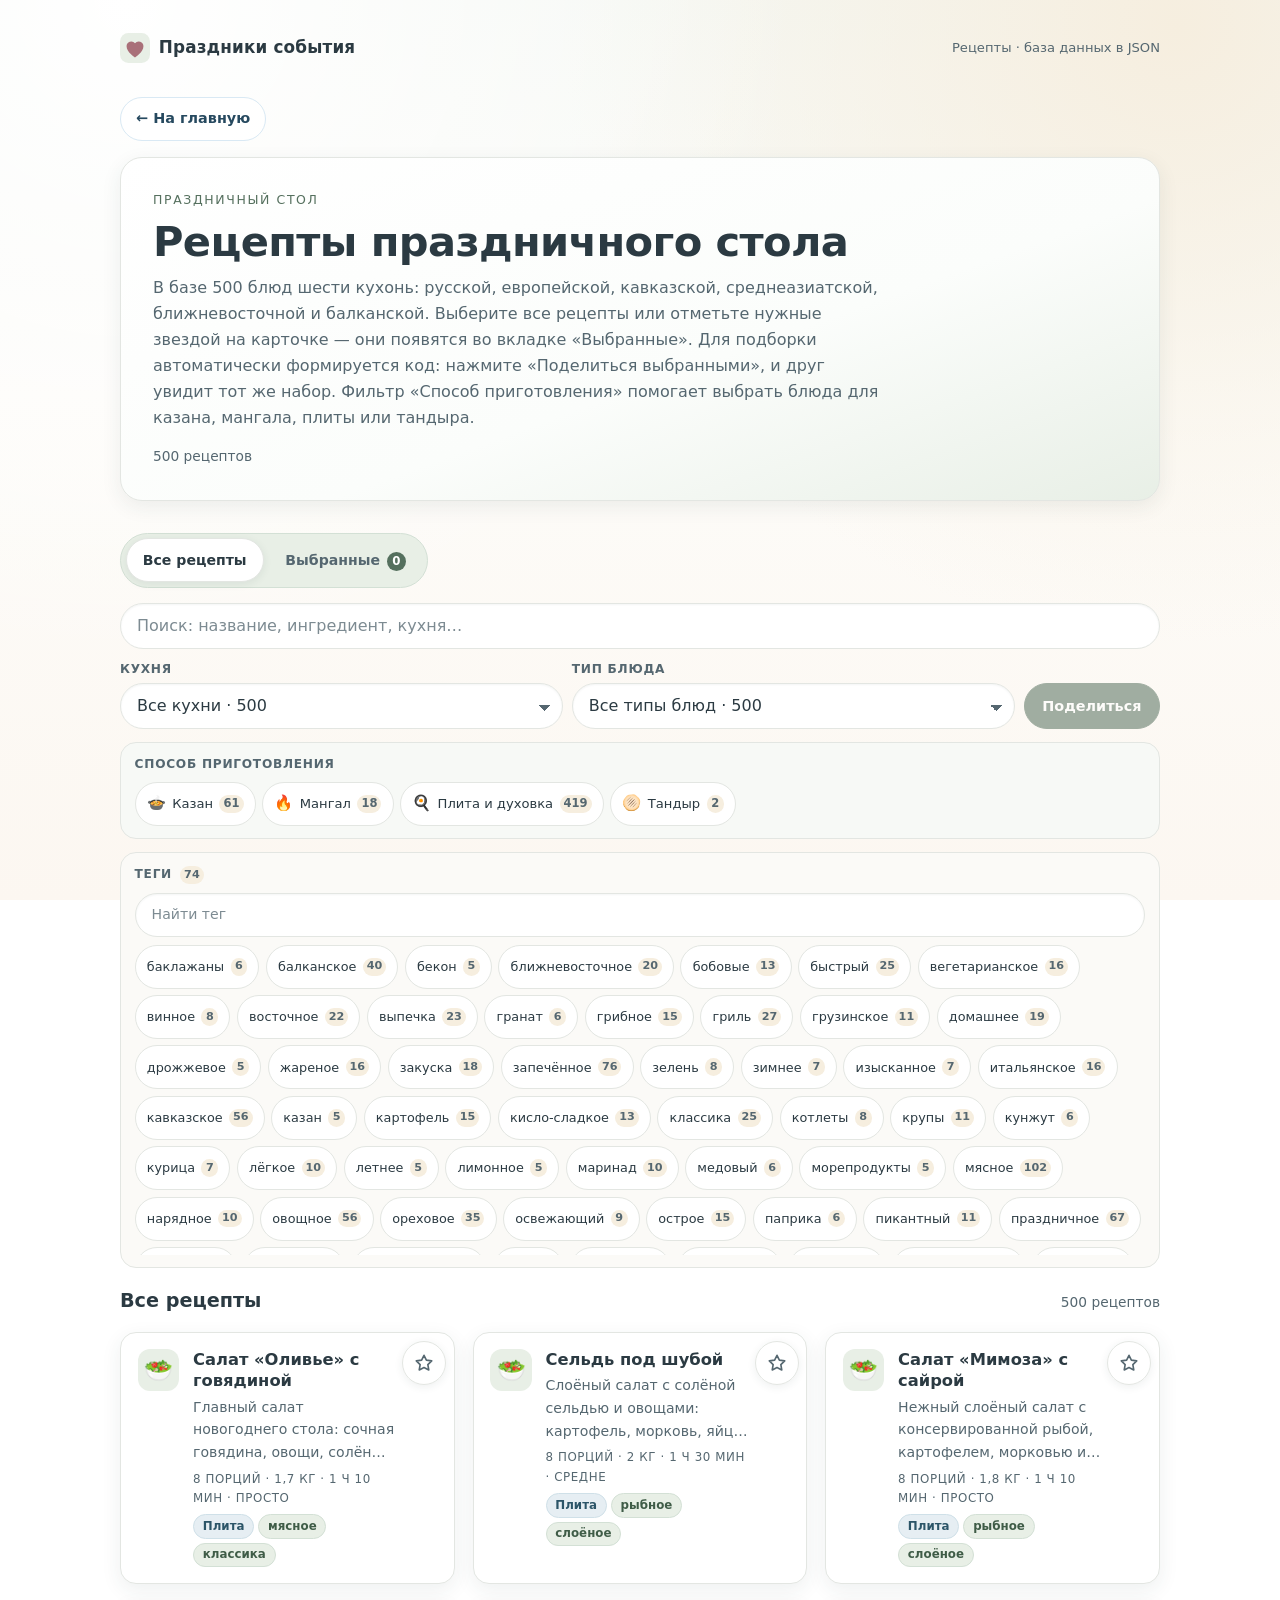
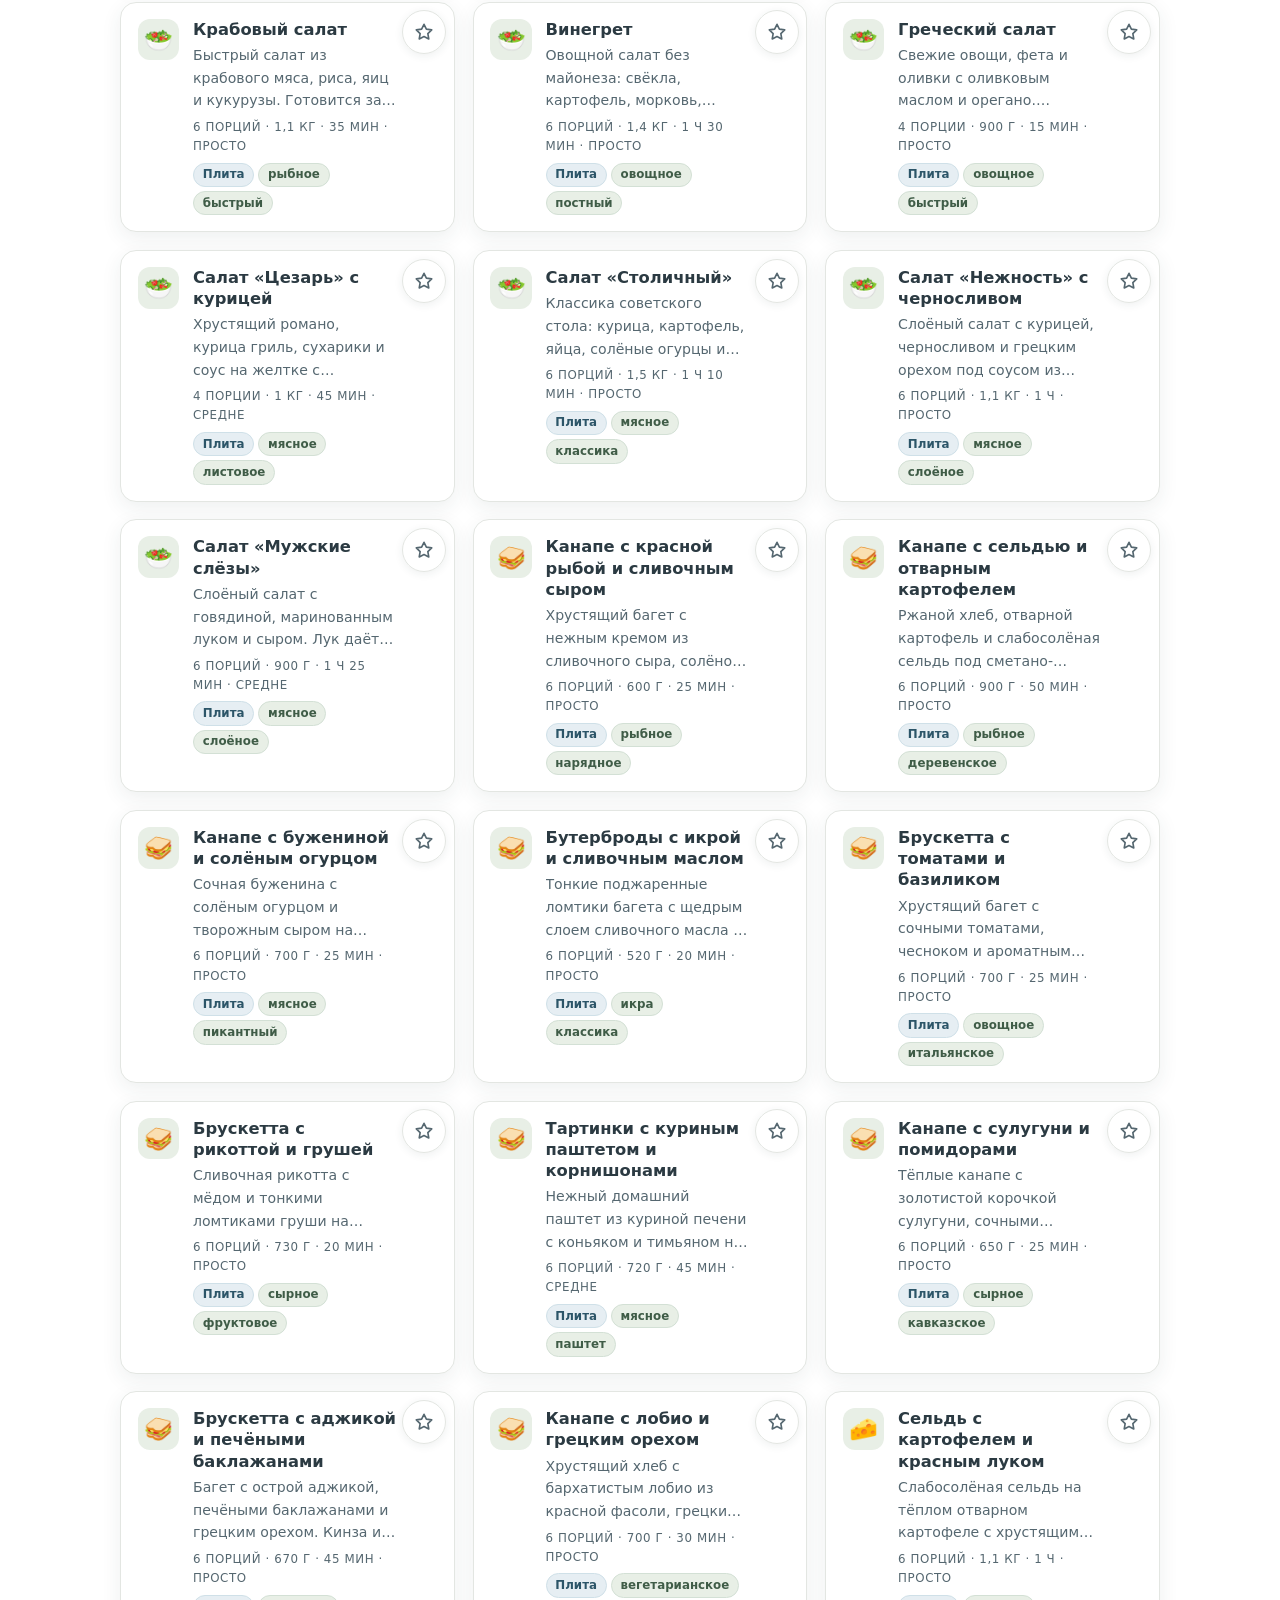
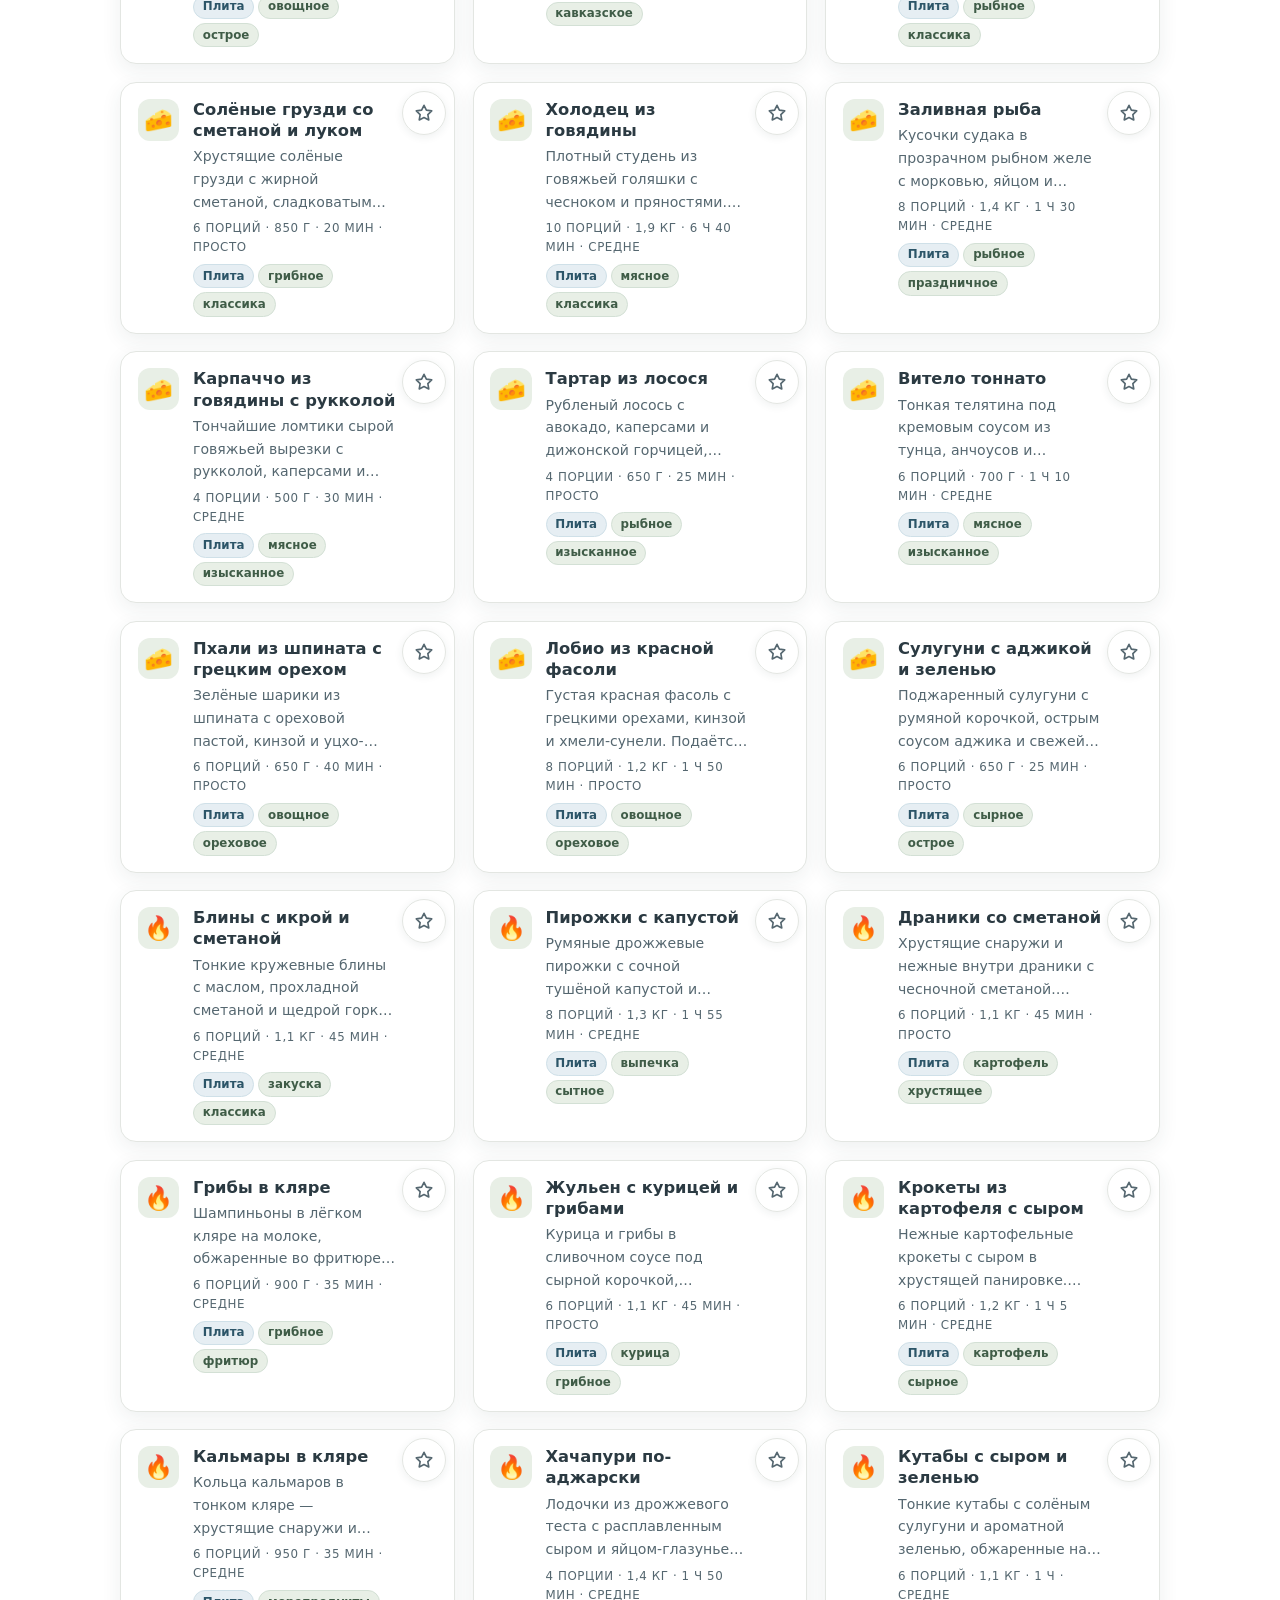
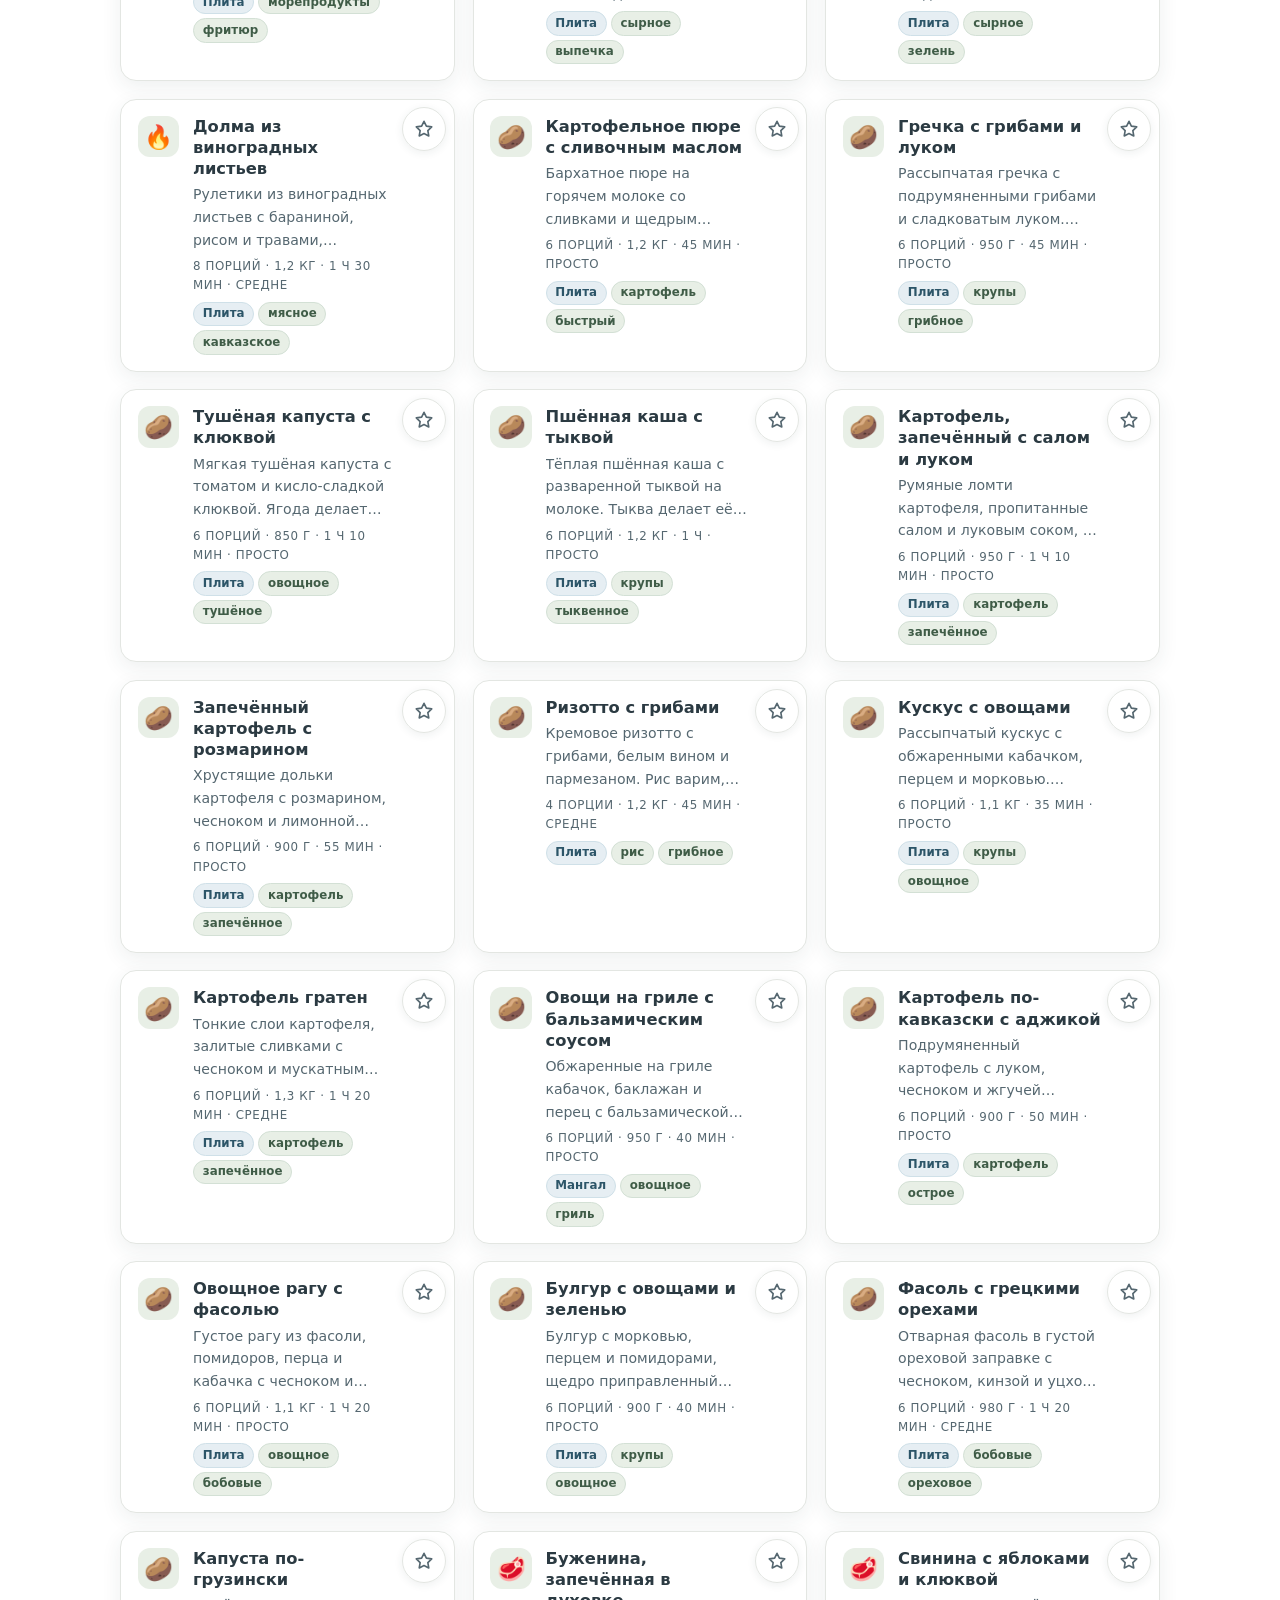
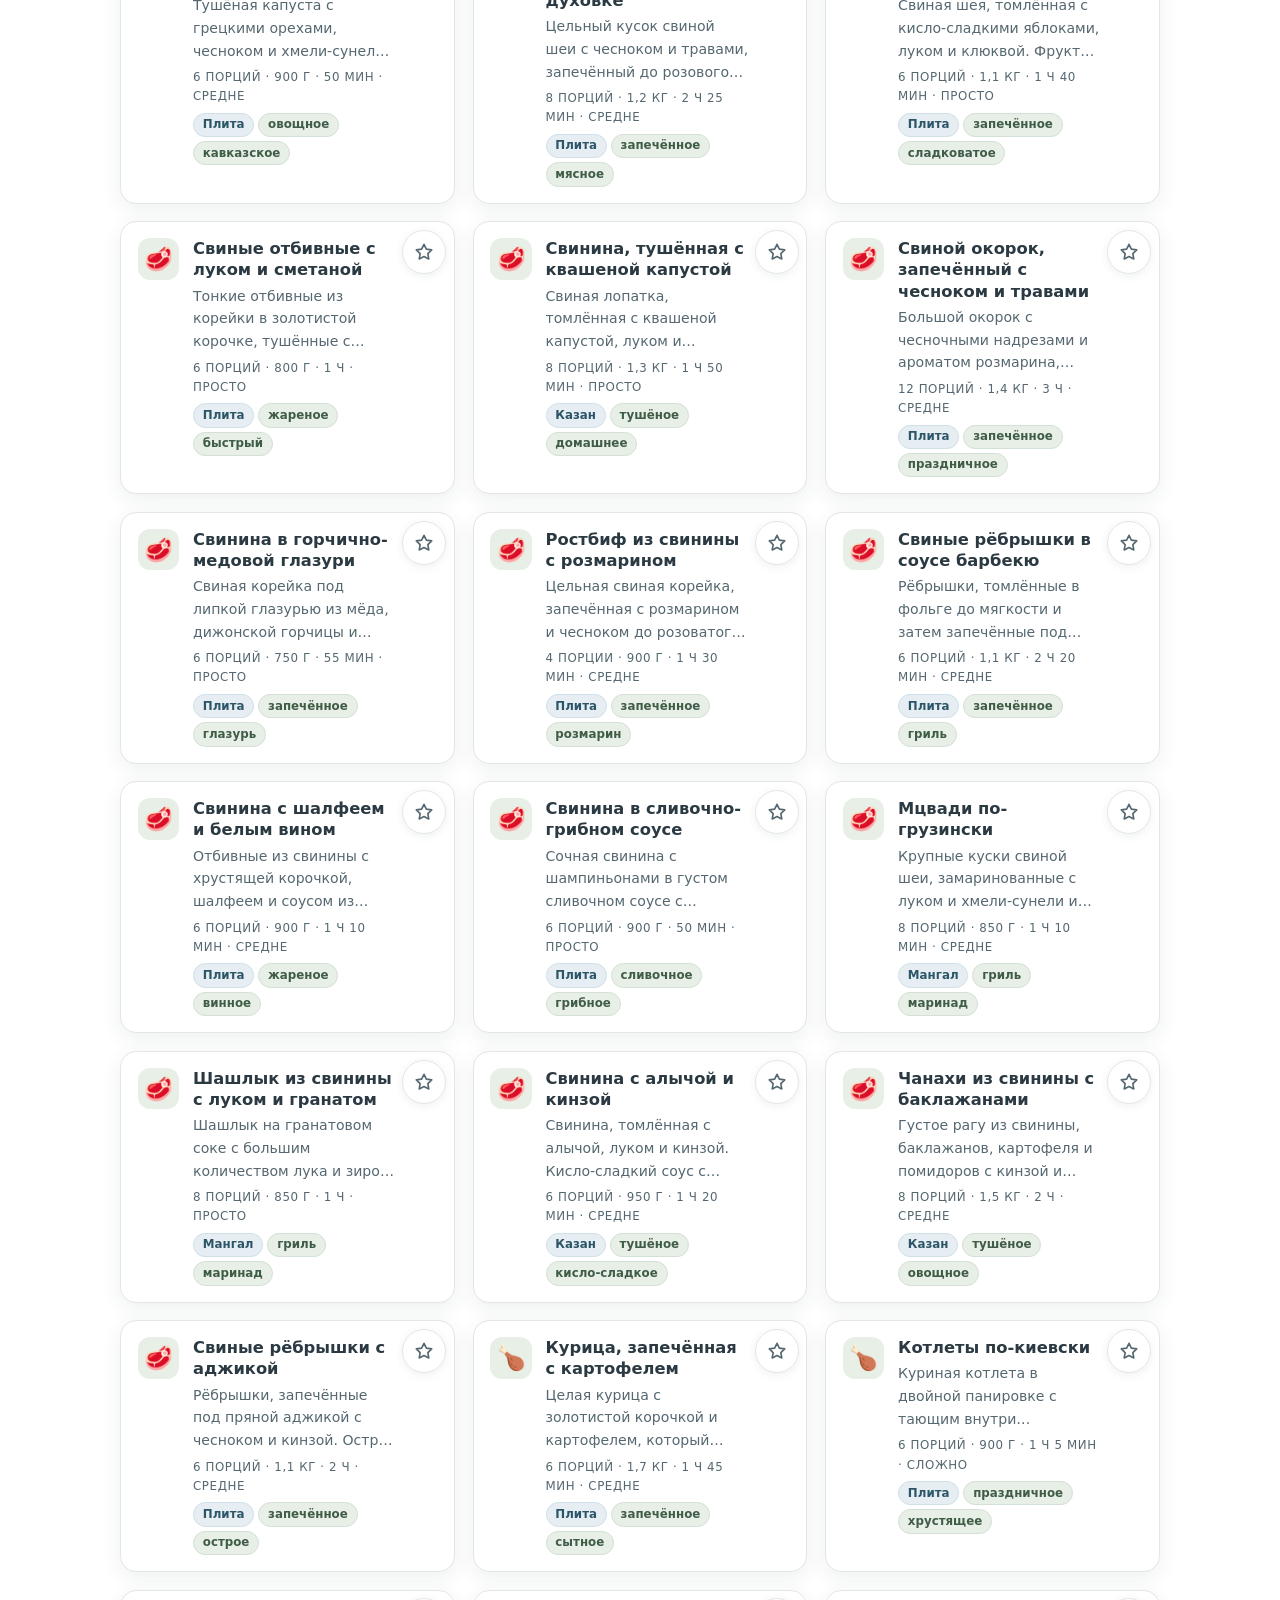
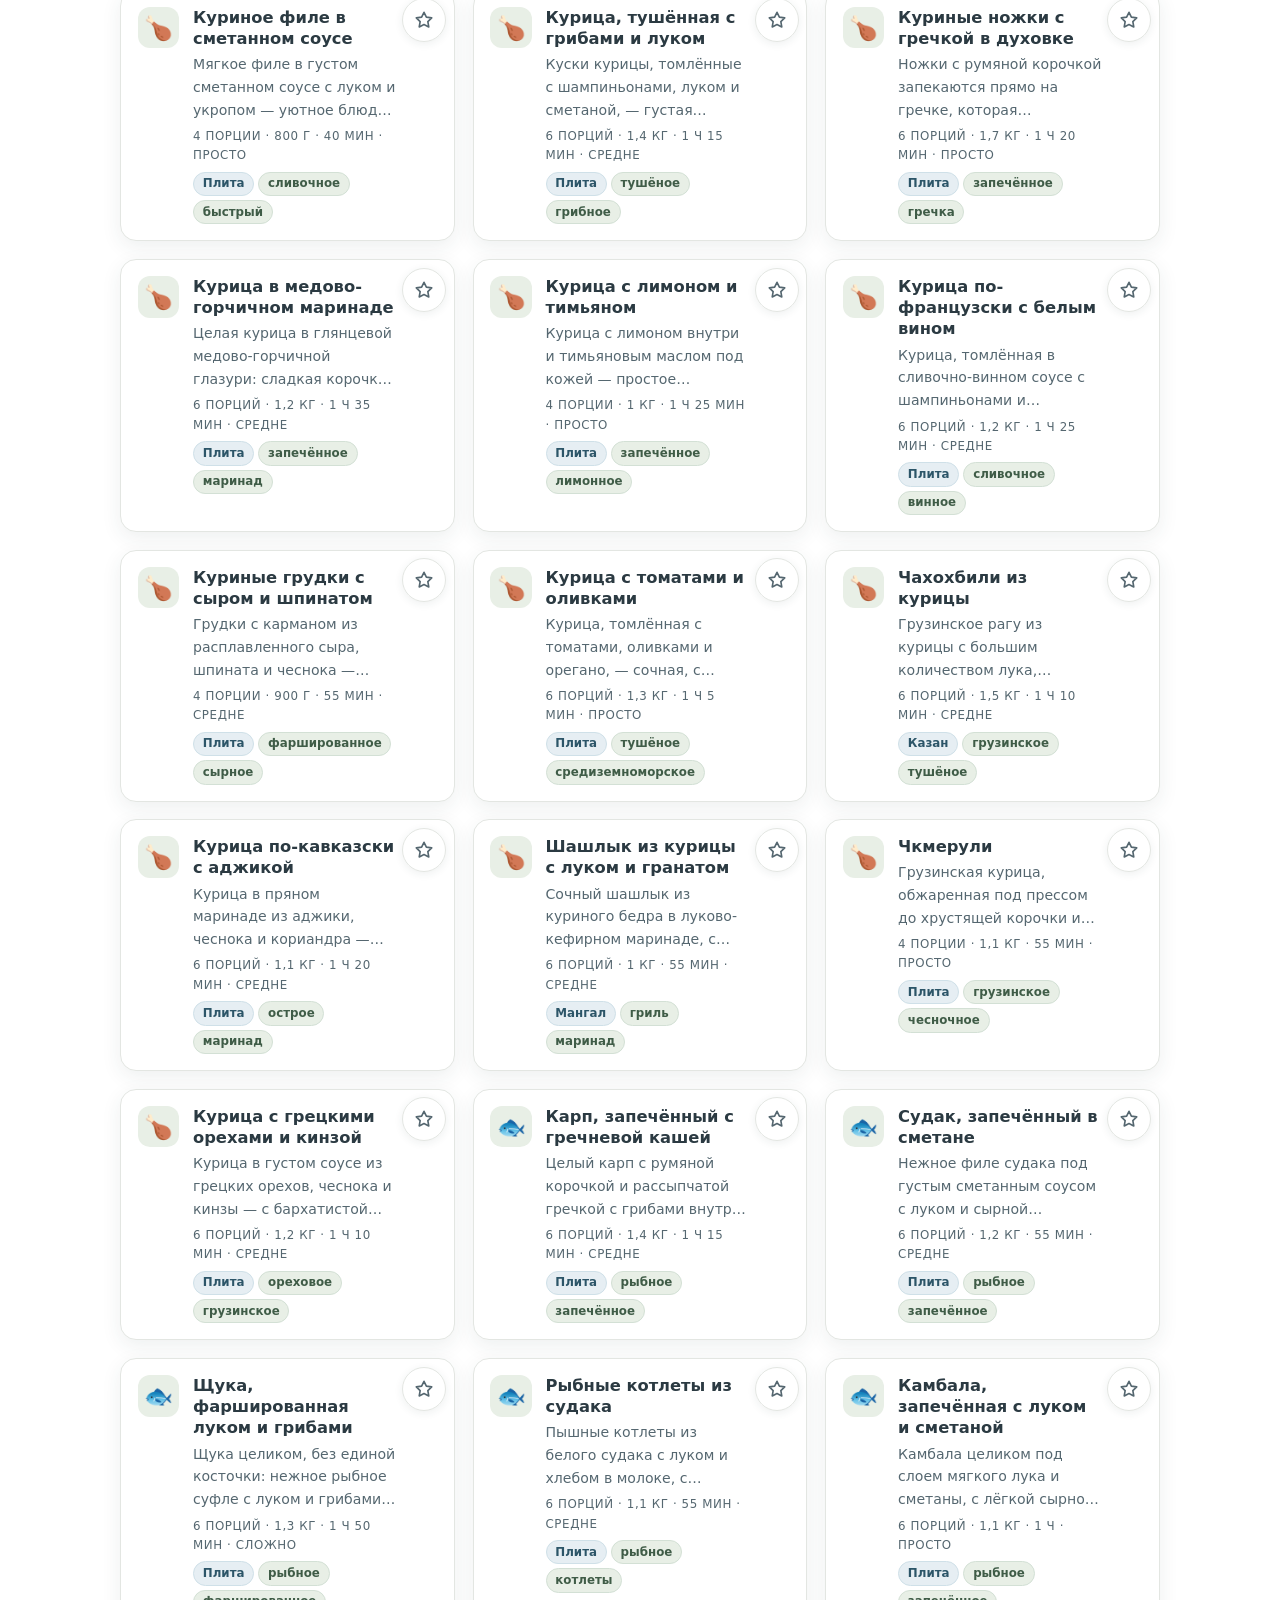
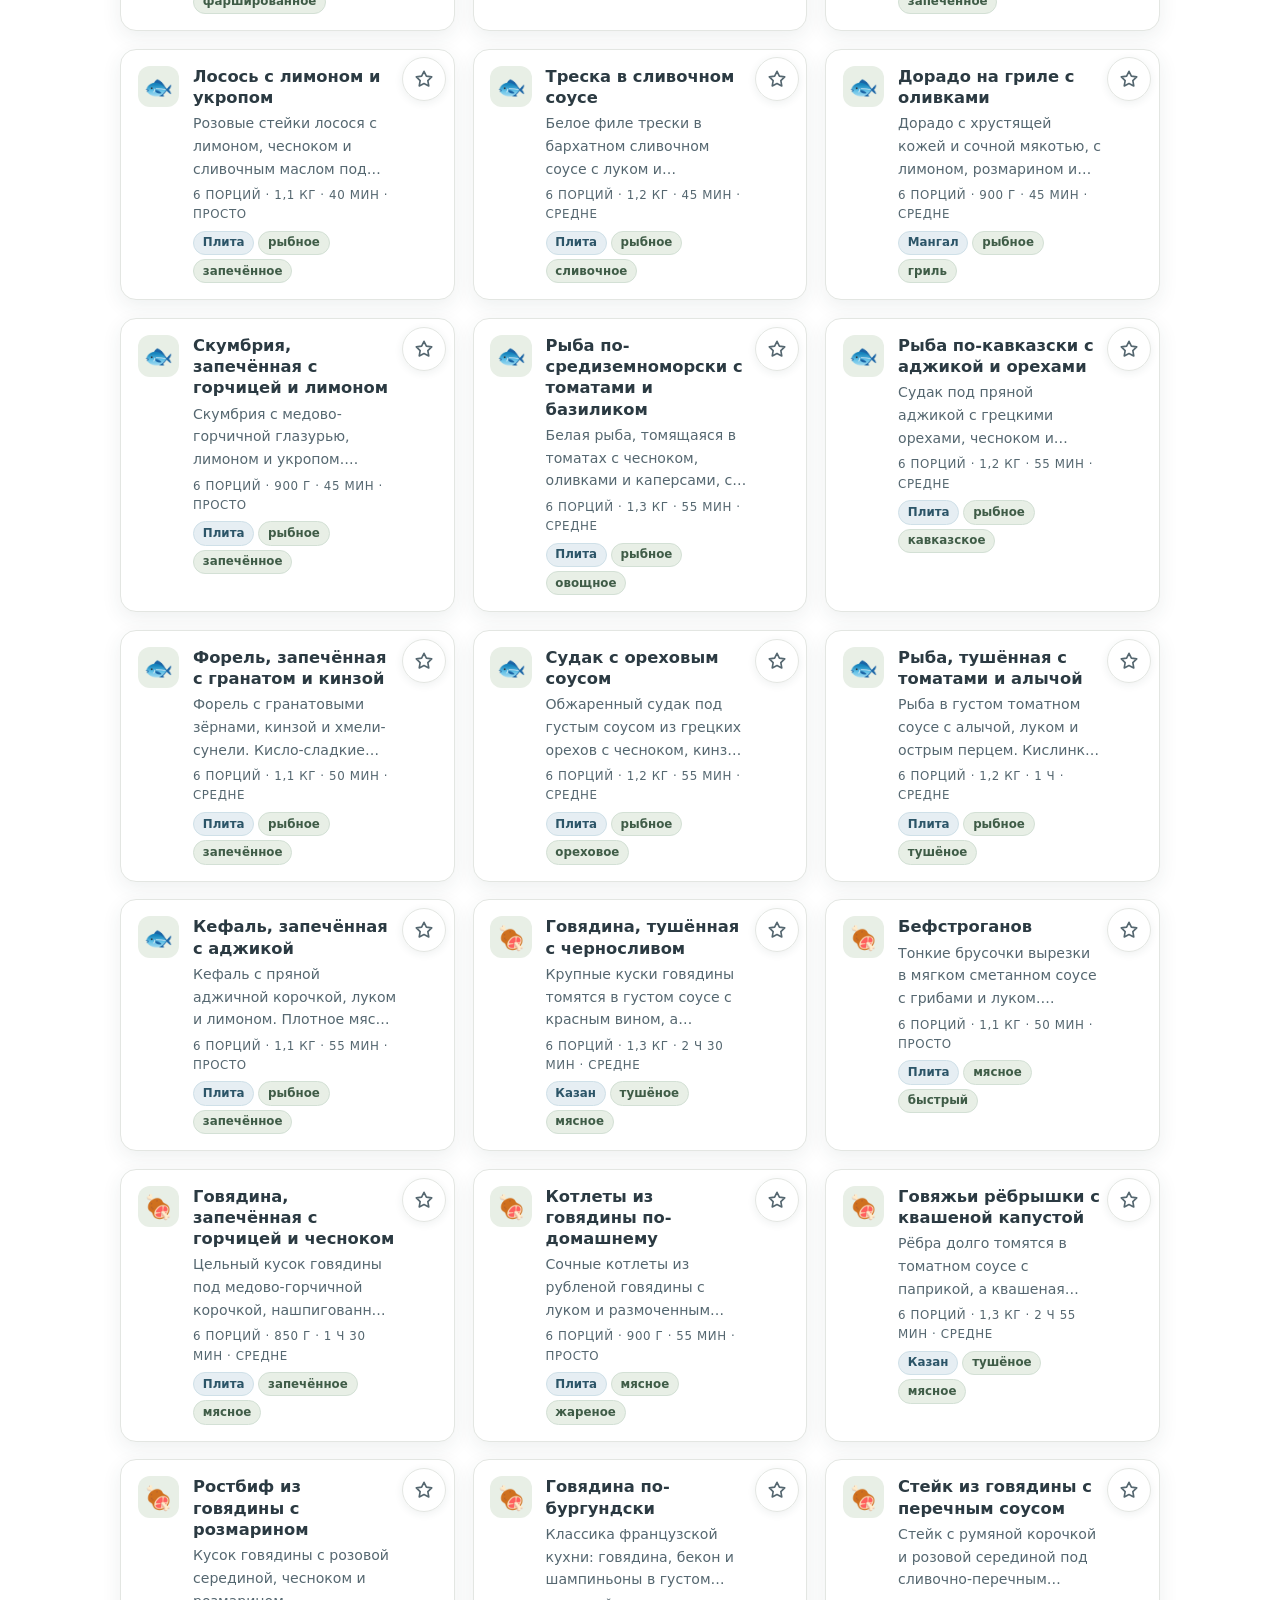
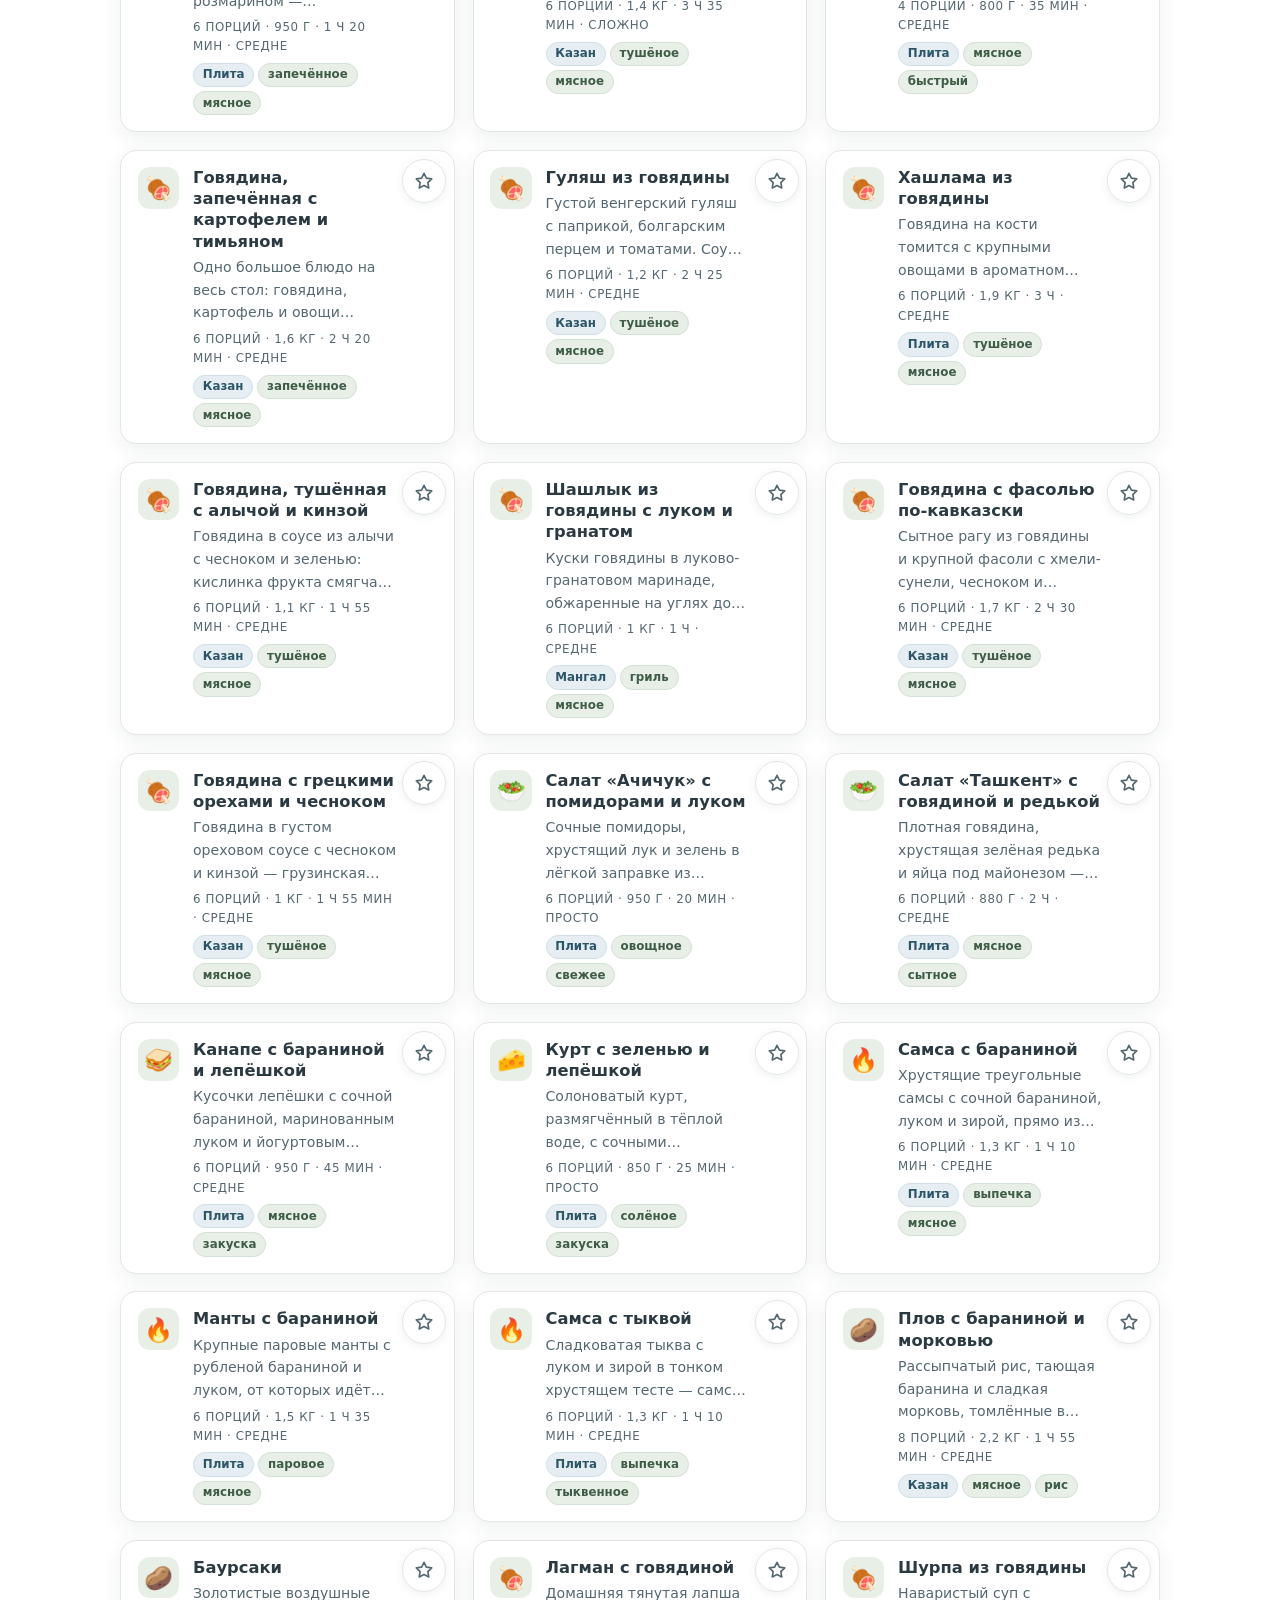
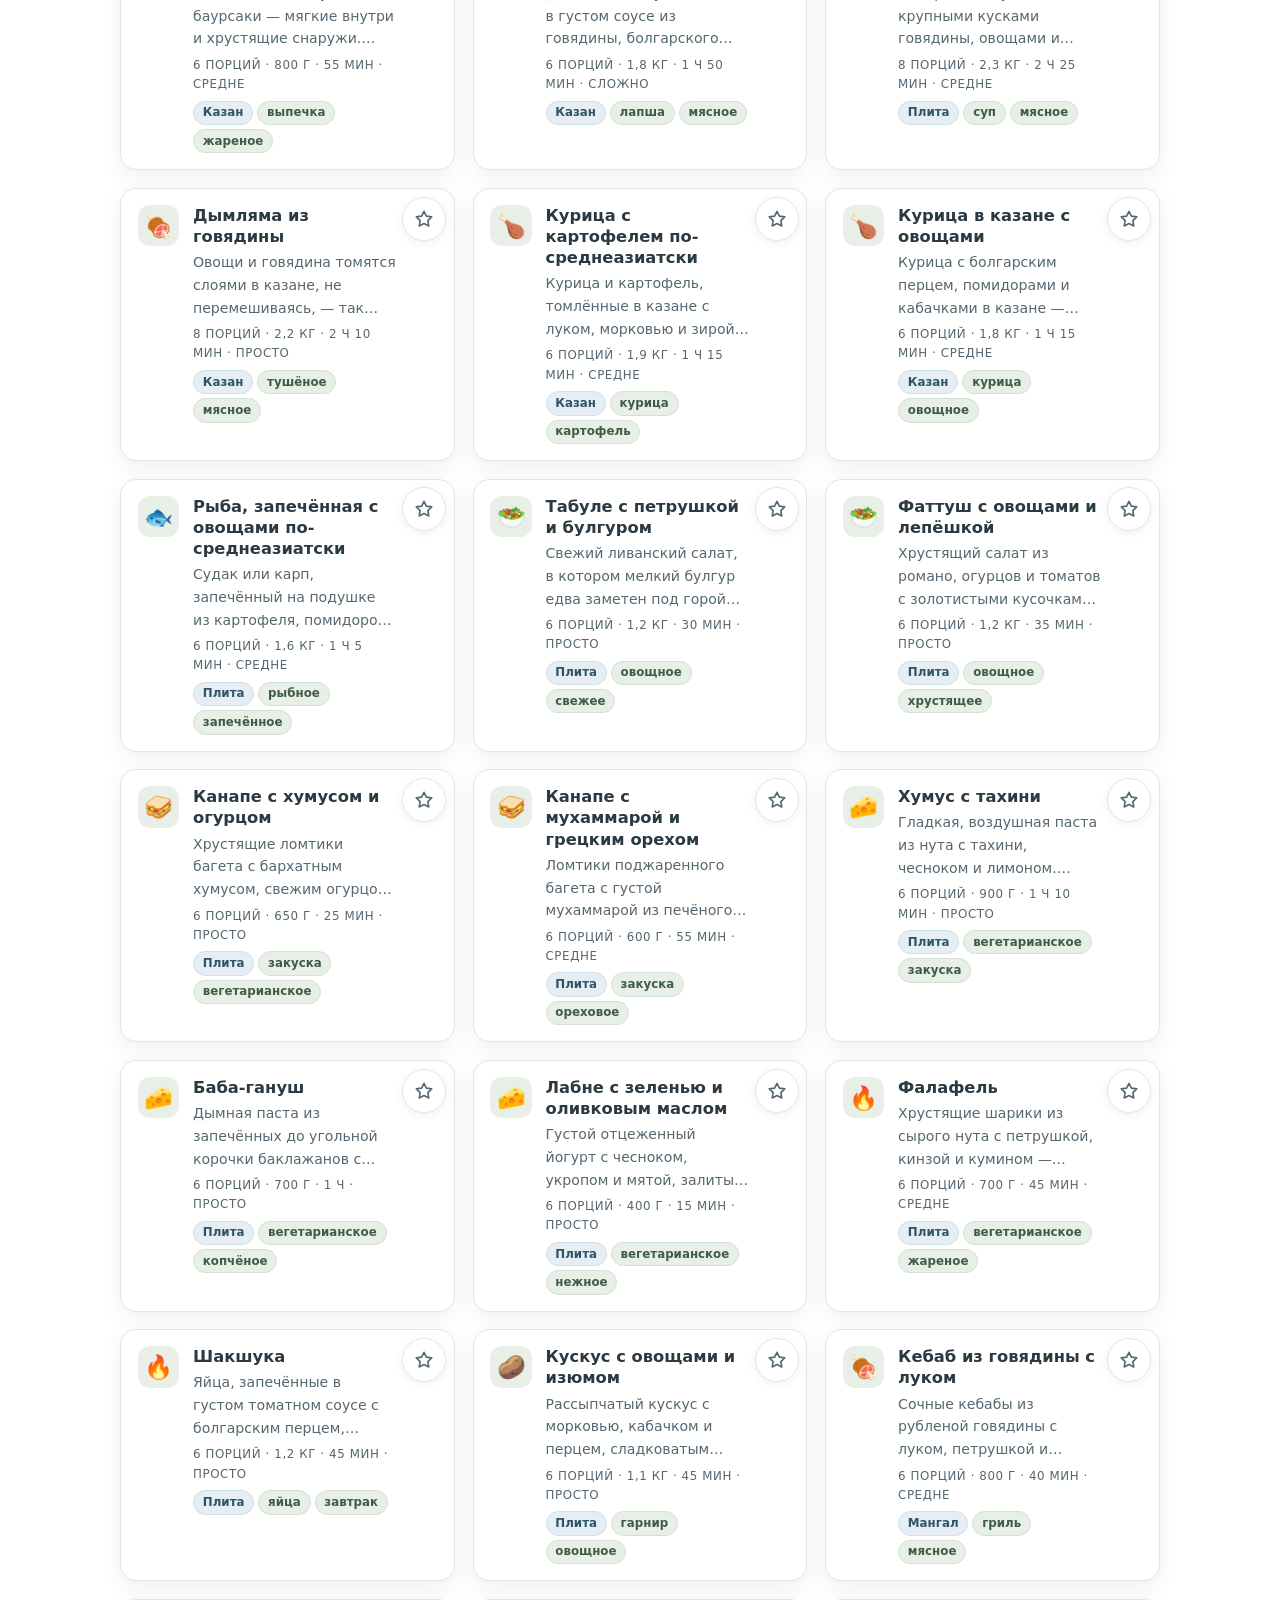
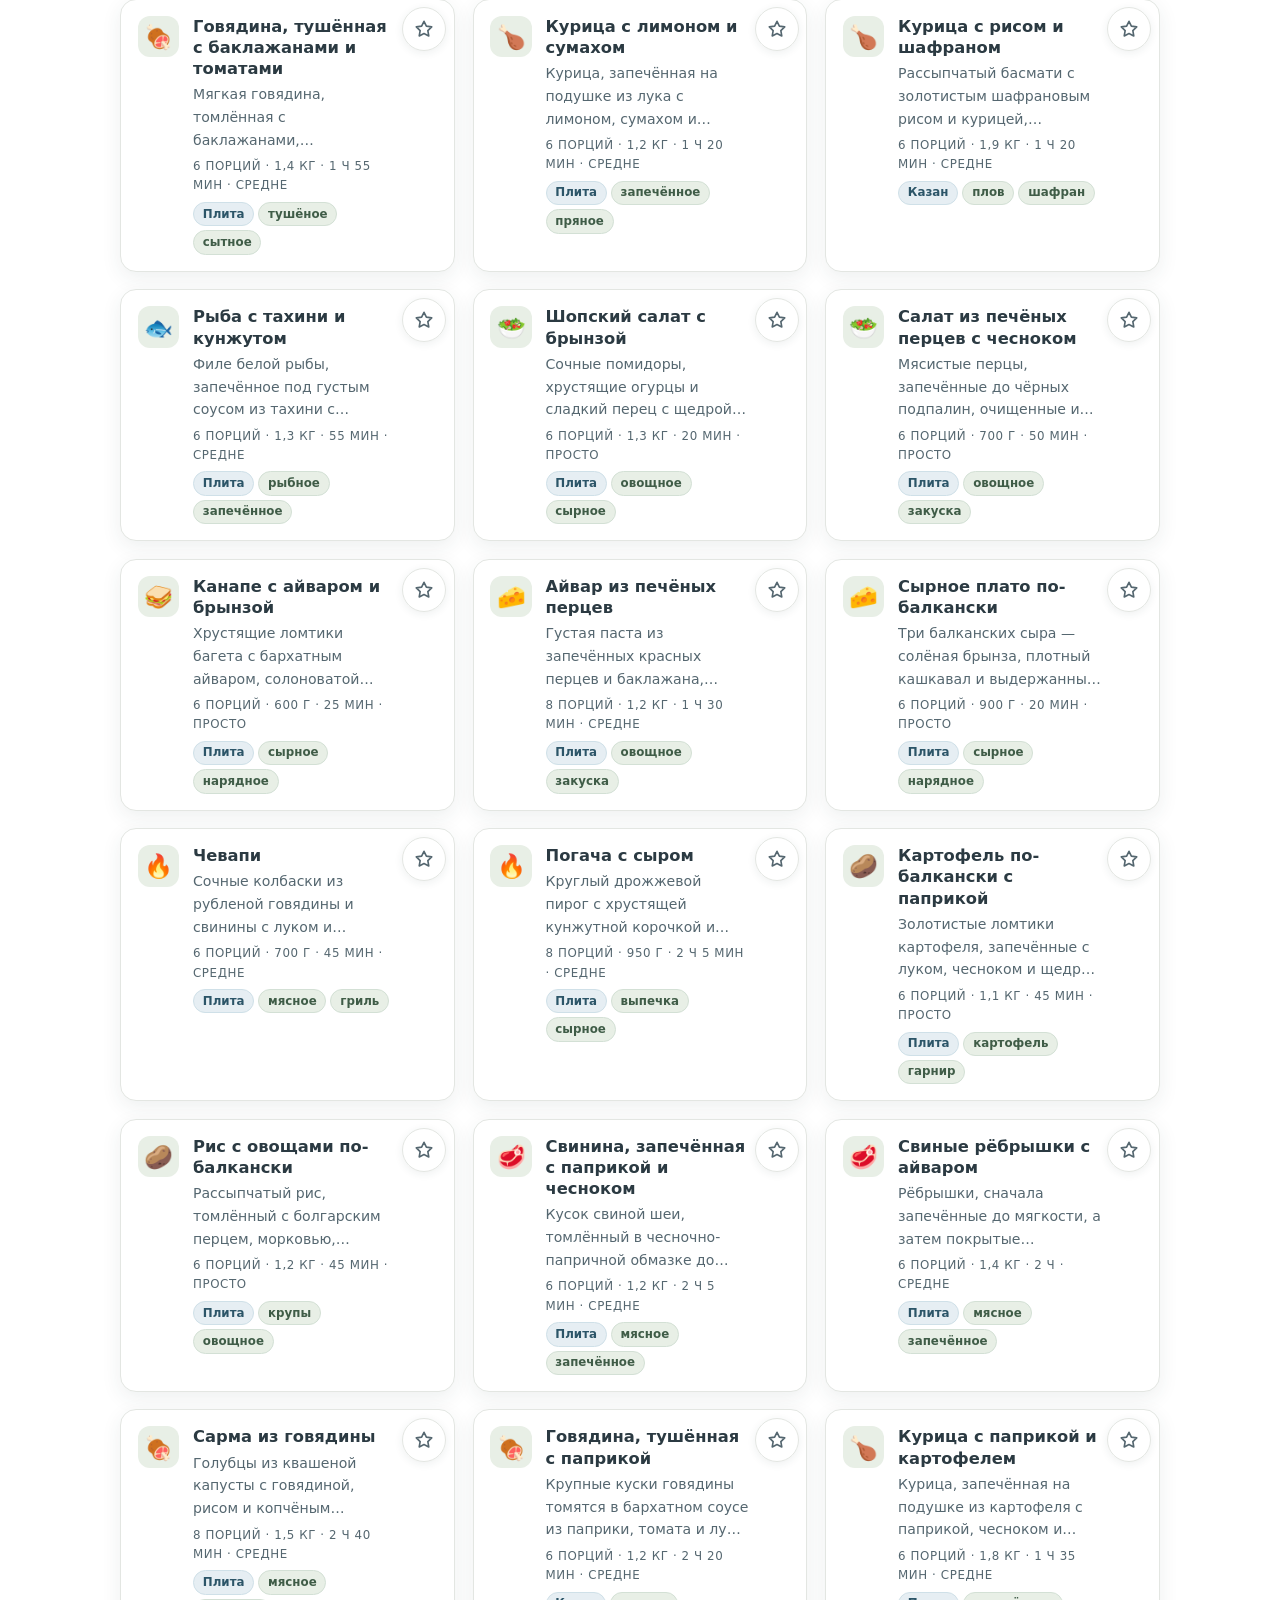
<file: recipes/index.html>
<!DOCTYPE html>
<html lang="ru">
<head>
<meta charset="utf-8">
<meta name="viewport" content="width=device-width, initial-scale=1">
<title>Рецепты праздничного стола — Праздники события</title>
<meta name="description" content="База рецептов праздничного стола: 500 блюд шести кухонь с составом, граммовками, весом или объёмом готового блюда и пошаговым приготовлением.">
<meta name="theme-color" content="#fdfcf9">
<link rel="icon" href="../images/favicon.svg" type="image/svg+xml">
<link rel="stylesheet" href="../css/base.css">
<link rel="stylesheet" href="../css/home.css">
<link rel="stylesheet" href="../css/recipes.css">
<script src="../data/recipes.bundle.js" defer></script>
<script src="../js/recipe-store.js" defer></script>
<script src="../js/selection-code.js" defer></script>
<script src="../js/recipes.js" defer></script>
</head>
<body>

<a class="skip-link" href="#main">Перейти к содержимому</a>

<div class="page">

  <header class="site-header">
    <a class="brand" href="../index.html">
      <img src="../images/favicon.svg" alt="" width="30" height="30" decoding="async">
      <span>Праздники события</span>
    </a>
    <p class="site-note">Рецепты · база данных в JSON</p>
  </header>

  <nav class="page-nav" aria-label="Навигация по проекту">
    <a class="back-link" href="../index.html">← На главную</a>
  </nav>

  <main id="main">

    <section class="recipes-intro" aria-labelledby="page-title">
      <p class="eyebrow">Праздничный стол</p>
      <h1 id="page-title">Рецепты праздничного стола</h1>
      <p class="lead">
        В базе 500 блюд шести кухонь: русской, европейской, кавказской,
        среднеазиатской, ближневосточной и балканской. Выберите все рецепты
        или отметьте нужные звездой на карточке — они появятся во вкладке
        «Выбранные». Для подборки автоматически формируется код: нажмите
        «Поделиться выбранными», и друг увидит тот же набор. Фильтр
        «Способ приготовления» помогает выбрать блюда для казана, мангала,
        плиты или тандыра.
      </p>
      <p class="recipes-count">500 рецептов</p>
    </section>

    <section class="recipes-browser" aria-labelledby="browser-title">
      <h2 id="browser-title" class="visually-hidden">Выбор рецепта</h2>

      <div class="view-row" data-view-switch hidden>
        <div class="view-switch" role="group" aria-label="Режим просмотра">
          <button class="view-tab is-active" type="button" data-mode="all" aria-pressed="true">
            Все рецепты
          </button>
          <button class="view-tab" type="button" data-mode="selected" aria-pressed="false">
            Выбранные <span class="view-badge" data-selected-badge>0</span>
          </button>
        </div>
        <button class="reset selection-reset" type="button" data-clear-selection hidden>
          Сбросить выбранные
        </button>
      </div>

      <form class="filters" role="search" data-filters hidden>
        <div class="filter-row">
          <p class="field">
            <label class="visually-hidden" for="recipe-search">Поиск по рецептам</label>
            <input id="recipe-search" type="search"
                   placeholder="Поиск: название, ингредиент, кухня…"
                   autocomplete="off" data-search>
          </p>
          <button class="reset" type="button" data-reset hidden>Сбросить</button>
        </div>
        <div class="filter-selects">
          <p class="filter-select">
            <label for="cuisine-filter">Кухня</label>
            <select id="cuisine-filter" data-cuisine-filter></select>
          </p>
          <p class="filter-select">
            <label for="category-filter">Тип блюда</label>
            <select id="category-filter" data-category-filter></select>
          </p>
          <button class="btn btn-primary share-button" type="button" data-share disabled>
            Поделиться
            <span class="share-count" data-share-count hidden>0</span>
          </button>
        </div>
        <div class="method-filter" data-method-filter hidden>
          <p class="method-filter-title">Способ приготовления</p>
          <div class="method-filter-list" data-method-list></div>
        </div>
        <div class="tag-filter" data-tag-filter hidden>
          <div class="tag-filter-head">
            <h3>Теги <span class="tag-filter-total" data-tag-total></span></h3>
            <button class="reset tag-reset" type="button" data-reset-tags hidden>
              Сбросить теги
            </button>
          </div>
          <p class="tag-filter-search">
            <label class="visually-hidden" for="tag-search">Поиск по тегам</label>
            <input id="tag-search" type="search" placeholder="Найти тег"
                   autocomplete="off" data-tag-search>
          </p>
          <div class="tag-filter-list" data-tag-list></div>
        </div>
      </form>

      <noscript>
        <p class="noscript-note">
          Для выбора рецепта нужен JavaScript. Сама база лежит в
          <code>data/recipes.json</code> — её можно открыть и без страницы.
        </p>
      </noscript>

      <section class="results" aria-labelledby="results-title">
        <div class="results-head">
          <h2 id="results-title" data-results-title>Все рецепты</h2>
          <p class="recipes-count" role="status" aria-live="polite" data-count>500 рецептов</p>
        </div>

        <p class="error" data-error hidden></p>

        <ul class="recipe-grid" data-grid></ul>

        <p class="empty" data-empty hidden>
          <span data-empty-text>Ничего не найдено. Попробуйте другое слово или сбросьте фильтры.</span>
          <button class="reset reset-inline" type="button" data-reset data-reset-empty>Сбросить</button>
        </p>
      </section>
    </section>

  </main>

  <footer class="site-footer">
    <p>© <span data-year>2026</span> Праздники события · рецепты</p>
    <p class="footer-note">
      Канонические данные — в <code>data/recipes.json</code>; для работы
      по <code>file://</code> рядом лежит сгенерированный
      <code>data/recipes.bundle.js</code>.
    </p>
  </footer>

</div>

<div class="toast" data-toast role="status" aria-live="polite" hidden></div>

<dialog class="recipe-dialog" data-dialog aria-labelledby="recipe-dialog-title">
  <div class="dialog-bar">
    <p class="dialog-kicker" data-dialog-category></p>
    <button class="dialog-close" type="button" data-close aria-label="Закрыть рецепт">✕</button>
  </div>
  <div class="dialog-body">
    <h2 class="dialog-title" id="recipe-dialog-title" data-dialog-title></h2>
    <p class="dialog-desc" data-dialog-desc></p>
    <dl class="dialog-meta" data-dialog-meta></dl>

    <h3 class="dialog-sub">Состав</h3>
    <table class="ingredients">
      <thead>
        <tr>
          <th scope="col">Продукт</th>
          <th scope="col" class="ing-amount">Количество</th>
        </tr>
      </thead>
      <tbody data-dialog-ingredients></tbody>
    </table>

    <h3 class="dialog-sub">Приготовление</h3>
    <ol class="steps" data-dialog-steps></ol>

    <p class="dialog-tip" data-dialog-tip hidden></p>
    <p class="dialog-storage" data-dialog-storage hidden></p>
    <p class="dialog-allergens" data-dialog-allergens hidden></p>
  </div>
  <div class="dialog-foot">
    <button class="dialog-select" type="button" data-select-recipe=""
            aria-pressed="false" aria-label="Добавить в выбранные">
      <svg class="star-icon" viewBox="0 0 24 24" width="22" height="22"
           aria-hidden="true" focusable="false">
        <path d="M12 3.6l2.6 5.3 5.8.8-4.2 4.1 1 5.8-5.2-2.7-5.2 2.7 1-5.8-4.2-4.1 5.8-.8z"/>
      </svg>
      <span class="select-label" data-select-label>Выбрать</span>
    </button>
    <button class="btn btn-primary" type="button" data-close>Закрыть</button>
  </div>
</dialog>

</body>
</html>
</file>
<file: css/base.css>
/* ==========================================================================
   base.css — общие стили проекта «Праздники события»
   Токены палитры, сброс, базовая типографика и пара общих компонентов.
   Подключается на всех страницах; страничные стили идут отдельными файлами.
   ========================================================================== */

:root {
  /* Палитра страницы «Новый год» (имена используются в new_year.css) */
  --snow: #fbfdff;
  --paper: #ffffff;
  --ice: #e8f4fb;
  --ice-deep: #d3e9f7;
  --ink: #26495f;
  --ink-soft: #5c7a8c;
  --red: #d64550;
  --red-dark: #b33640;
  --green: #2f8f63;
  --gold: #e8b64c;
  --gold-soft: #fdf4dc;
  --line: #d9e9f4;
  --shadow: 0 8px 22px rgba(38, 73, 95, 0.09);
  --radius: 16px;

  /* Палитра главного каталога: спокойные постельные оттенки */
  --bg: #fdfcf9;
  --surface: #ffffff;
  --text: #2b3a42;
  --text-soft: #556770;
  --sage: #7f9c86;
  --sage-deep: #55705e;
  --sage-soft: #e8efe6;
  --blue: #6f92a8;
  --blue-deep: #4a6b80;
  --blue-soft: #e6eef3;
  --sand: #b8934f;
  --sand-deep: #7d6129;
  --sand-soft: #f6eedf;
  --rose: #a97079;
  --rose-deep: #8a5560;
  --rose-soft: #f6eaea;
  --brand-line: #e3e6e2;
  --brand-shadow: 0 6px 20px rgba(43, 58, 66, 0.08);

  /* Общая геометрия и шрифт */
  --wrap: 1120px;
  --gutter: clamp(1rem, 4vw, 2.5rem);
  --font-body: system-ui, -apple-system, "Segoe UI", Roboto, Arial, sans-serif;
}

*,
*::before,
*::after {
  box-sizing: border-box;
}

[hidden] {
  display: none !important;
}

html {
  scroll-behavior: smooth;
  -webkit-text-size-adjust: 100%;
}

body {
  margin: 0;
  min-height: 100vh;
  font-family: var(--font-body);
  font-size: 16px;
  line-height: 1.62;
  color: var(--ink);
  overflow-wrap: break-word;
}

img,
svg {
  max-width: 100%;
}

a {
  color: inherit;
}

:where(a, button, input, summary):focus-visible {
  outline: 3px solid var(--blue-deep);
  outline-offset: 2px;
}

/* Ссылка «← На главную» — общая для всех страниц-разделов */
.back-link {
  display: inline-flex;
  align-items: center;
  gap: 0.35rem;
  min-height: 44px;
  padding: 0.4rem 0.95rem;
  font-size: 0.9rem;
  font-weight: 600;
  line-height: 1.2;
  color: var(--ink);
  text-decoration: none;
  background: rgba(255, 255, 255, 0.86);
  border: 1px solid var(--line);
  border-radius: 999px;
  transition: background-color 0.18s ease, border-color 0.18s ease;
}

.back-link:hover {
  background: #ffffff;
  border-color: var(--ice-deep);
}

.back-link:active {
  transform: translateY(1px);
}

/* Доступно скринридерам, скрыто визуально */
.visually-hidden {
  position: absolute;
  width: 1px;
  height: 1px;
  margin: -1px;
  padding: 0;
  overflow: hidden;
  clip: rect(0 0 0 0);
  clip-path: inset(50%);
  white-space: nowrap;
  border: 0;
}

@media (prefers-reduced-motion: reduce) {
  html {
    scroll-behavior: auto;
  }

  .back-link {
    transition: none;
  }
}
</file>
<file: css/home.css>
/* ==========================================================================
   home.css — главная страница и общие элементы сайта
   Мобильно-первый макет: базовые правила для телефона, брейкпоинты — min-width.
   Токены, сброс и базовые стили лежат в base.css.
   ========================================================================== */

html {
  scroll-padding-top: 1rem;
}

body {
  display: flex;
  flex-direction: column;
  min-height: 100vh;
  min-height: 100svh;
  color: var(--text);
  background:
    radial-gradient(circle at 10% 0%, #ffffff 0, transparent 46%),
    radial-gradient(circle at 92% 3%, var(--sand-soft) 0, transparent 42%),
    linear-gradient(180deg, #f5f8f4 0%, var(--bg) 44%, #fcf7f1 100%);
  background-attachment: fixed;
}

.page {
  display: flex;
  flex-direction: column;
  flex: 1 0 auto;
  width: 100%;
  max-width: var(--wrap);
  margin: 0 auto;
  padding: clamp(0.9rem, 2.4vw, 1.6rem) var(--gutter) clamp(1.2rem, 3vw, 2rem);
}

/* Ссылка «к содержимому» — видна только при фокусе с клавиатуры */
.skip-link {
  position: absolute;
  top: -100px;
  left: 0.8rem;
  z-index: 10;
  padding: 0.6rem 1.1rem;
  color: var(--text);
  text-decoration: none;
  background: var(--surface);
  border: 1px solid var(--brand-line);
  border-radius: 0 0 12px 12px;
  box-shadow: var(--brand-shadow);
}

.skip-link:focus {
  top: 0;
}

/* --------------------------------------------------------------------------
   Шапка сайта
   -------------------------------------------------------------------------- */

.site-header {
  display: flex;
  flex-wrap: wrap;
  align-items: center;
  justify-content: space-between;
  gap: 0.4rem 1rem;
  margin-bottom: clamp(1rem, 3vw, 1.7rem);
}

.brand {
  display: inline-flex;
  align-items: center;
  gap: 0.55rem;
  min-height: 44px;
  font-size: 1.05rem;
  font-weight: 700;
  letter-spacing: 0.01em;
  color: var(--text);
  text-decoration: none;
}

.brand img {
  display: block;
  width: 30px;
  height: 30px;
}

.brand:hover span {
  text-decoration: underline;
  text-decoration-color: var(--sage);
  text-underline-offset: 4px;
}

.site-note {
  margin: 0;
  font-size: 0.82rem;
  color: var(--text-soft);
}

/* --------------------------------------------------------------------------
   Первый экран
   -------------------------------------------------------------------------- */

.hero {
  display: grid;
  gap: clamp(1rem, 3vw, 2rem);
  align-items: center;
  padding: clamp(1.2rem, 4vw, 2.2rem);
  background: linear-gradient(160deg, #ffffff 0%, #fbfdfb 58%, var(--sage-soft) 100%);
  border: 1px solid var(--brand-line);
  border-radius: calc(var(--radius) + 6px);
  box-shadow: var(--brand-shadow);
}

.eyebrow {
  margin: 0 0 0.5rem;
  font-size: 0.78rem;
  letter-spacing: 0.13em;
  text-transform: uppercase;
  color: var(--sage-deep);
}

h1 {
  margin: 0 0 0.6rem;
  font-size: clamp(1.7rem, 5.5vw, 2.6rem);
  line-height: 1.15;
  letter-spacing: -0.015em;
  color: var(--text);
}

.hero-lead {
  max-width: 60ch;
  margin: 0 0 1rem;
  font-size: clamp(1rem, 2.2vw, 1.08rem);
  color: var(--text-soft);
}

.hero-badges {
  display: flex;
  flex-wrap: wrap;
  gap: 0.4rem;
  margin: 0;
  padding: 0;
  list-style: none;
}

.badge {
  padding: 0.15rem 0.7rem;
  font-size: 0.78rem;
  font-weight: 600;
  color: var(--sage-deep);
  background: var(--sage-soft);
  border: 1px solid #d3e0d5;
  border-radius: 999px;
}

.hero-art {
  justify-self: center;
  width: 100%;
  max-width: 460px;
  height: auto;
}

/* --------------------------------------------------------------------------
   Карточки разделов и общие элементы
   -------------------------------------------------------------------------- */

.catalog {
  margin-top: 0;
}

.catalog-head {
  display: flex;
  flex-wrap: wrap;
  align-items: baseline;
  justify-content: space-between;
  gap: 0.3rem 1rem;
}

h2 {
  margin: 0;
  font-size: clamp(1.25rem, 3vw, 1.5rem);
  color: var(--text);
}

.catalog-count {
  margin: 0;
  font-size: 0.86rem;
  color: var(--text-soft);
}

.filters {
  margin: 0.9rem 0 0;
}

.filter-row {
  display: flex;
  flex-wrap: wrap;
  align-items: center;
  gap: 0.5rem;
}

.field {
  flex: 1 1 240px;
  margin: 0;
}

input[type="search"] {
  width: 100%;
  min-height: 46px;
  padding: 0.55rem 1rem;
  font: inherit;
  color: var(--text);
  background: var(--surface);
  border: 1px solid var(--brand-line);
  border-radius: 999px;
  box-shadow: inset 0 1px 2px rgba(43, 58, 66, 0.05);
}

input[type="search"]::placeholder {
  color: #7d8b92;
}

input[type="search"]:focus-visible {
  border-color: var(--blue-deep);
}

.chips {
  display: flex;
  flex-wrap: wrap;
  gap: 0.35rem;
  margin-top: 0.6rem;
}

.chip-filter {
  min-height: 44px;
  padding: 0.35rem 1rem;
  font: inherit;
  font-size: 0.87rem;
  font-weight: 600;
  color: var(--text-soft);
  cursor: pointer;
  background: var(--surface);
  border: 1px solid var(--brand-line);
  border-radius: 999px;
  transition: background-color 0.16s ease, border-color 0.16s ease, color 0.16s ease;
}

.chip-filter:hover {
  color: var(--text);
  border-color: var(--blue);
}

.chip-filter[aria-pressed="true"] {
  color: #ffffff;
  background: var(--blue-deep);
  border-color: var(--blue-deep);
}

.reset {
  min-height: 44px;
  padding: 0.35rem 1rem;
  font: inherit;
  font-size: 0.86rem;
  font-weight: 600;
  color: var(--text);
  cursor: pointer;
  background: var(--surface);
  border: 1px solid var(--brand-line);
  border-radius: 999px;
}

.reset:hover {
  color: var(--rose-deep);
  border-color: var(--rose);
}

.reset-inline {
  min-height: 38px;
  margin-left: 0.35rem;
  padding: 0.1rem 0.75rem;
}

/* --------------------------------------------------------------------------
   Сетка карточек праздников
   -------------------------------------------------------------------------- */

.card-grid {
  display: grid;
  grid-template-columns: repeat(auto-fill, minmax(min(100%, 270px), 1fr));
  gap: 0.8rem;
  margin: 0;
  padding: 0;
  list-style: none;
}

.card-item {
  display: flex;
  min-width: 0;
}

.event-card {
  display: flex;
  flex: 1;
  flex-direction: column;
  overflow: hidden;
  background: var(--surface);
  border: 1px solid var(--brand-line);
  border-radius: var(--radius);
  box-shadow: var(--brand-shadow);
  transition: transform 0.2s ease, box-shadow 0.2s ease, border-color 0.2s ease;
}

.card-item:hover .event-card,
.card-item:focus-within .event-card {
  border-color: var(--sage);
  box-shadow: 0 10px 26px rgba(43, 58, 66, 0.12);
  transform: translateY(-2px);
}

.event-link {
  display: flex;
  flex: 1;
  flex-direction: column;
  color: inherit;
  text-decoration: none;
  border-radius: inherit;
}

.event-art {
  display: block;
  width: 100%;
  height: auto;
  aspect-ratio: 16 / 10;
  object-fit: cover;
  background: var(--sage-soft);
  border-bottom: 1px solid var(--brand-line);
  transition: transform 0.25s ease;
}

.card-item:hover .event-art {
  transform: scale(1.02);
}

.event-body {
  display: flex;
  flex: 1;
  flex-direction: column;
  gap: 0.25rem;
  padding: 0.9rem 1rem 0.95rem;
}

.event-meta {
  margin: 0;
  font-size: 0.76rem;
  letter-spacing: 0.07em;
  text-transform: uppercase;
  color: var(--text-soft);
}

.event-title {
  margin: 0;
  font-size: 1.08rem;
  line-height: 1.3;
  color: var(--text);
}

.event-desc {
  margin: 0;
  font-size: 0.88rem;
  line-height: 1.45;
  color: var(--text-soft);
}

.tags {
  display: flex;
  flex-wrap: wrap;
  gap: 0.3rem;
  margin: 0.15rem 0 0;
  padding: 0;
  list-style: none;
}

.tag {
  padding: 0.1rem 0.55rem;
  font-size: 0.74rem;
  font-weight: 600;
  border: 1px solid transparent;
  border-radius: 999px;
}

.tag-blue { color: #2c5568; background: var(--blue-soft); border-color: #cfe0e8; }
.tag-sage { color: #3f5c47; background: var(--sage-soft); border-color: #d3e0d5; }
.tag-sand { color: var(--sand-deep); background: var(--sand-soft); border-color: #e7d8ba; }
.tag-rose { color: var(--rose-deep); background: var(--rose-soft); border-color: #e8d2d2; }

.event-cta {
  margin-top: auto;
  padding-top: 0.5rem;
  font-size: 0.84rem;
  font-weight: 600;
  color: var(--sage-deep);
}

.event-link:hover .event-cta {
  text-decoration: underline;
  text-underline-offset: 3px;
}

/* Карточки будущих разделов */
.event-card.is-soon {
  background: #fdfbf7;
  border-style: dashed;
  box-shadow: none;
}

.card-item:hover .event-card.is-soon,
.card-item:focus-within .event-card.is-soon {
  border-color: var(--sand);
  box-shadow: none;
  transform: none;
}

.card-item:hover .is-soon .event-art {
  transform: none;
}

.event-soon {
  display: flex;
  flex-wrap: wrap;
  align-items: center;
  gap: 0.45rem;
  margin-top: auto;
  padding-top: 0.65rem;
  font-size: 0.84rem;
  color: var(--text-soft);
}

.soon-badge {
  padding: 0.1rem 0.55rem;
  font-size: 0.72rem;
  font-weight: 700;
  letter-spacing: 0.06em;
  text-transform: uppercase;
  color: var(--sand-deep);
  background: var(--sand-soft);
  border: 1px solid #e7d8ba;
  border-radius: 999px;
}

/* Состояние «ничего не найдено» и заметка для режима без JS */
.empty {
  margin: 1.1rem 0 0;
  padding: 0.9rem 1.1rem;
  color: var(--text);
  background: var(--sand-soft);
  border-left: 4px solid var(--sand);
  border-radius: 0 12px 12px 0;
}

.noscript-note {
  margin: 1rem 0 0;
  padding: 0.75rem 1rem;
  font-size: 0.9rem;
  color: var(--text-soft);
  background: var(--blue-soft);
  border-left: 4px solid var(--blue);
  border-radius: 0 12px 12px 0;
}

/* --------------------------------------------------------------------------
   Блок «Как устроен проект»
   -------------------------------------------------------------------------- */

.about {
  margin-top: clamp(1.8rem, 4vw, 2.6rem);
}

.about-grid {
  display: grid;
  grid-template-columns: repeat(auto-fit, minmax(min(100%, 250px), 1fr));
  gap: clamp(0.8rem, 2.2vw, 1.1rem);
  margin-top: 0.9rem;
}

.about-card {
  padding: 1rem 1.1rem 1.15rem;
  background: var(--surface);
  border: 1px solid var(--brand-line);
  border-top: 4px solid var(--sage);
  border-radius: var(--radius);
  box-shadow: var(--brand-shadow);
}

.about-card:nth-child(2) { border-top-color: var(--blue); }
.about-card:nth-child(3) { border-top-color: var(--rose); }

.about-card h3 {
  margin: 0 0 0.35rem;
  font-size: 1rem;
  color: var(--text);
}

.about-card p {
  margin: 0;
  font-size: 0.9rem;
  color: var(--text-soft);
}

.about-list {
  margin: 0;
  padding-left: 1.1rem;
  font-size: 0.9rem;
  color: var(--text-soft);
}

.about-list li {
  margin: 0.2rem 0;
}

code {
  padding: 0.05rem 0.35rem;
  font-family: ui-monospace, SFMono-Regular, Menlo, Consolas, monospace;
  font-size: 0.86em;
  color: var(--text);
  background: var(--sage-soft);
  border-radius: 6px;
}

/* --------------------------------------------------------------------------
   Подвал
   -------------------------------------------------------------------------- */

.site-footer {
  margin-top: auto;
  padding-top: clamp(1.6rem, 4vw, 2.4rem);
}

.site-footer p {
  margin: 0;
  font-size: 0.86rem;
  color: var(--text-soft);
}

.footer-note {
  margin-top: 0.35rem !important;
  max-width: 72ch;
}

/* --------------------------------------------------------------------------
   Планшет и десктоп
   -------------------------------------------------------------------------- */

@media (min-width: 600px) {
  .hero {
    padding: clamp(1.4rem, 3vw, 2.2rem);
  }
}

@media (min-width: 900px) {
  .hero {
    grid-template-columns: minmax(0, 1.15fr) minmax(0, 0.85fr);
  }

  .hero-art {
    max-width: 100%;
  }
}

@media (prefers-reduced-motion: reduce) {
  .event-card,
  .event-art,
  .chip-filter {
    transition: none;
  }

  .card-item:hover .event-card,
  .card-item:focus-within .event-card {
    transform: none;
  }

  .card-item:hover .event-art {
    transform: none;
  }
}

@media print {
  body {
    background: #ffffff;
  }

  .skip-link,
  .filters,
  .about {
    display: none !important;
  }

  .event-card {
    box-shadow: none;
    break-inside: avoid;
  }

  .card-grid {
    grid-template-columns: repeat(2, minmax(0, 1fr));
  }
}
</file>
<file: css/contests.css>
/* ==========================================================================
   contests.css — страница «Конкурсы»
   Оболочка, шапка и подвал переиспользуются из home.css.
   Карточки, фильтры и раскрывающиеся правила — только для этой страницы.
   ========================================================================== */

.page-nav {
  display: flex;
  margin: 0 0 1rem;
}

.contests-intro {
  padding: clamp(1.2rem, 4vw, 2rem);
  background: linear-gradient(160deg, #ffffff 0%, #fbfdfb 58%, var(--sand-soft) 100%);
  border: 1px solid var(--brand-line);
  border-radius: calc(var(--radius) + 6px);
  box-shadow: var(--brand-shadow);
}

.contests-intro .lead {
  margin: 0 0 1rem;
  max-width: 72ch;
  color: var(--text-soft);
}

.contest-stats {
  display: flex;
  flex-wrap: wrap;
  gap: 0.45rem;
  margin: 0;
  padding: 0;
  list-style: none;
}

.contest-stats li {
  padding: 0.3rem 0.75rem;
  font-size: 0.82rem;
  color: var(--text-soft);
  background: var(--surface);
  border: 1px solid var(--brand-line);
  border-radius: 999px;
}

.contest-stats strong {
  color: var(--text);
}

.contests-browser {
  margin-top: clamp(1.4rem, 3vw, 2rem);
}

.contest-filters {
  margin: 0;
}

.filter-selects {
  display: grid;
  grid-template-columns: 1fr;
  align-items: end;
  gap: 0.55rem;
}

.filter-select {
  margin: 0;
}

.filter-select label {
  display: block;
  margin-bottom: 0.25rem;
  font-size: 0.76rem;
  font-weight: 600;
  letter-spacing: 0.06em;
  text-transform: uppercase;
  color: var(--text-soft);
}

.filter-select select {
  width: 100%;
  min-height: 46px;
  padding: 0.5rem 2.4rem 0.5rem 1rem;
  font: inherit;
  color: var(--text);
  cursor: pointer;
  background-color: var(--surface);
  background-image:
    linear-gradient(45deg, transparent 50%, var(--text-soft) 50%),
    linear-gradient(135deg, var(--text-soft) 50%, transparent 50%);
  background-position: calc(100% - 18px) 21px, calc(100% - 12px) 21px;
  background-size: 6px 6px, 6px 6px;
  background-repeat: no-repeat;
  border: 1px solid var(--brand-line);
  border-radius: 999px;
  box-shadow: inset 0 1px 2px rgba(43, 58, 66, 0.05);
  appearance: none;
}

.filter-select select:focus-visible {
  border-color: var(--blue-deep);
}

.contest-reset {
  align-self: end;
}

@media (min-width: 600px) {
  .filter-selects {
    grid-template-columns: 1fr 1fr;
  }

  .contest-reset {
    grid-column: 1 / -1;
    width: 100%;
  }
}

@media (min-width: 900px) {
  .filter-selects {
    grid-template-columns: minmax(0, 1fr) minmax(0, 1fr) auto;
  }

  .contest-reset {
    grid-column: auto;
    width: auto;
    justify-self: end;
  }
}

.tag-filter {
  margin-top: 1rem;
  padding: 0.85rem 0.95rem;
  background: #f7f9f6;
  border: 1px solid var(--brand-line);
  border-radius: var(--radius);
}

.tag-filter-head {
  display: flex;
  flex-wrap: wrap;
  align-items: center;
  justify-content: space-between;
  gap: 0.4rem 0.8rem;
}

.tag-filter-head h3 {
  margin: 0;
  font-size: 0.76rem;
  font-weight: 600;
  letter-spacing: 0.06em;
  text-transform: uppercase;
  color: var(--text-soft);
}

.tag-reset {
  min-height: 44px;
}

.tag-filter-list {
  display: flex;
  flex-wrap: wrap;
  gap: 0.4rem;
  margin-top: 0.45rem;
}

.tag-filter-button {
  display: inline-flex;
  align-items: center;
  gap: 0.45rem;
  min-height: 44px;
  padding: 0.35rem 0.7rem;
  font: inherit;
  font-size: 0.82rem;
  line-height: 1.2;
  color: var(--text);
  cursor: pointer;
  background: var(--surface);
  border: 1px solid var(--brand-line);
  border-radius: 999px;
}

.tag-filter-button:hover {
  border-color: var(--sage);
}

.tag-filter-button.is-active {
  color: #ffffff;
  background: var(--sage-deep);
  border-color: var(--sage-deep);
}

.tag-filter-button:disabled {
  opacity: 0.45;
  cursor: not-allowed;
}

.tag-filter-button:focus-visible {
  outline: 3px solid var(--blue-deep);
  outline-offset: 2px;
}

.tag-filter-count {
  min-width: 1.5em;
  padding: 0.05em 0.35em;
  font-size: 0.72rem;
  font-weight: 700;
  line-height: 1.5;
  text-align: center;
  color: var(--text-soft);
  background: var(--sand-soft);
  border-radius: 999px;
}

.tag-filter-button.is-active .tag-filter-count {
  color: var(--sage-deep);
  background: #ffffff;
}

.error {
  margin: 1rem 0 0;
  padding: 0.9rem 1.1rem;
  background: #fdeaea;
  border-left: 4px solid var(--red);
  border-radius: 0 12px 12px 0;
}

.results-head {
  display: flex;
  flex-wrap: wrap;
  align-items: baseline;
  justify-content: space-between;
  gap: 0.35rem 1rem;
  margin-top: 1.2rem;
}

.results-head h2 {
  margin: 0;
  font-size: 1.2rem;
  color: var(--text);
}

.contest-count {
  margin: 0;
  font-size: 0.86rem;
  color: var(--text-soft);
}

.contest-grid {
  display: grid;
  grid-template-columns: repeat(auto-fill, minmax(min(100%, 320px), 1fr));
  gap: clamp(0.8rem, 2vw, 1.1rem);
  margin: 1rem 0 0;
  padding: 0;
  list-style: none;
}

.contest-item {
  display: flex;
  min-width: 0;
}

.contest-card {
  display: flex;
  flex: 1;
  flex-direction: column;
  gap: 0.45rem;
  min-width: 0;
  padding: 1rem 1.05rem 1.05rem;
  background: var(--surface);
  border: 1px solid var(--brand-line);
  border-radius: var(--radius);
  box-shadow: var(--brand-shadow);
  scroll-margin-top: 1rem;
}

.contest-card-top {
  display: flex;
  align-items: center;
  justify-content: space-between;
  gap: 0.6rem;
}

.contest-number {
  font-size: 0.76rem;
  font-weight: 700;
  letter-spacing: 0.08em;
  color: var(--text-soft);
}

.contest-type {
  display: inline-flex;
  align-items: center;
  gap: 0.2rem;
  max-width: 75%;
  padding: 0.18rem 0.6rem;
  font-size: 0.74rem;
  font-weight: 600;
  color: var(--sage-deep);
  background: var(--sage-soft);
  border: 1px solid #d3e0d5;
  border-radius: 999px;
}

.contest-type-icon {
  font-size: 0.9rem;
  line-height: 1;
}

.contest-title {
  margin: 0;
  font-size: 1.12rem;
  line-height: 1.3;
  color: var(--text);
}

.contest-desc {
  margin: 0;
  color: var(--text-soft);
}

.contest-meta {
  margin: 0;
  font-size: 0.76rem;
  letter-spacing: 0.04em;
  color: var(--text-soft);
}

.contest-audiences {
  margin: 0;
  font-size: 0.8rem;
  color: var(--text-soft);
}

.contest-card .tags {
  margin-top: 0.1rem;
}

.contest-rules {
  margin-top: auto;
  padding-top: 0.55rem;
  border-top: 1px solid var(--brand-line);
}

.contest-rules summary {
  display: flex;
  align-items: center;
  justify-content: space-between;
  gap: 0.8rem;
  min-height: 44px;
  font-weight: 600;
  color: var(--sage-deep);
  cursor: pointer;
  list-style: none;
}

.contest-rules summary::-webkit-details-marker {
  display: none;
}

.contest-rules summary::after {
  content: "+";
  flex: 0 0 auto;
  font-size: 1.25rem;
  font-weight: 400;
  line-height: 1;
}

.contest-rules[open] summary::after {
  content: "−";
}

.contest-rules summary:focus-visible {
  outline: 3px solid var(--blue-deep);
  outline-offset: 2px;
  border-radius: 4px;
}

.contest-rules-list {
  margin: 0.2rem 0 0.8rem;
  padding-left: 1.2rem;
  color: var(--text);
}

.contest-rules-list li {
  margin-bottom: 0.35rem;
}

.contest-props,
.contest-tip {
  margin: 0.35rem 0 0;
  font-size: 0.86rem;
  color: var(--text-soft);
}

.contest-props strong,
.contest-tip strong {
  color: var(--text);
}

.empty {
  margin: 1.1rem 0 0;
}

@media (max-width: 640px) {
  .contests-intro {
    padding: 1.1rem 0.95rem 1.2rem;
  }

  .contest-card {
    padding: 0.95rem;
  }

  .contest-type {
    max-width: 70%;
  }
}

@media (prefers-reduced-motion: reduce) {
  .contest-card {
    transition: none;
  }
}
</file>
<file: css/new_year.css>
/* ==========================================================================
   new_year.css — стили страницы «Новогоднее меню на 12 человек»
   Токены палитры, сброс и базовая типографика лежат в base.css.
   ========================================================================== */

body {
  background:
    radial-gradient(circle at 12% 6%, #ffffff 0, transparent 42%),
    radial-gradient(circle at 88% 2%, #fdf3e4 0, transparent 38%),
    linear-gradient(180deg, #f1faff 0%, #fdfefe 45%, #fff9f4 100%);
  background-attachment: fixed;
}

.snowfall {
  position: fixed;
  inset: 0;
  z-index: 0;
  pointer-events: none;
  overflow: hidden;
}

.flake {
  position: absolute;
  top: -6vh;
  font-size: 1.1rem;
  color: #b9dcf1;
  animation: fall linear infinite;
}

@keyframes fall {
  0% { transform: translateY(-10vh) rotate(0deg); opacity: 0.9; }
  100% { transform: translateY(112vh) rotate(320deg); opacity: 0.25; }
}

.page {
  position: relative;
  z-index: 1;
  max-width: 1080px;
  margin: 0 auto;
  padding: 1.6rem 1.1rem 3rem;
}

.page-nav {
  display: flex;
  margin: 0 0 0.9rem;
}

header.hero {
  padding: 1.6rem 1.6rem 0;
  background: var(--paper);
  border: 1px solid var(--line);
  border-radius: calc(var(--radius) + 6px);
  box-shadow: var(--shadow);
  text-align: center;
  overflow: hidden;
}

.eyebrow {
  margin: 0 0 0.4rem;
  font-size: 0.8rem;
  letter-spacing: 0.14em;
  text-transform: uppercase;
  color: var(--ink-soft);
}

h1 {
  margin: 0 0 0.5rem;
  font-size: clamp(1.8rem, 4vw, 2.8rem);
  line-height: 1.15;
  letter-spacing: -0.01em;
  color: var(--red-dark);
}

.hero-note {
  margin: 0 auto 1rem;
  max-width: 62ch;
  color: var(--ink-soft);
}

.scene { display: block; width: 100%; height: auto; }

.toc {
  margin: 1.4rem 0 0;
  padding: 1rem 1.2rem;
  background: var(--ice);
  border: 1px solid var(--line);
  border-radius: var(--radius);
}

.toc p {
  margin: 0 0 0.4rem;
  font-weight: 700;
  color: var(--ink);
}

.toc ol {
  margin: 0;
  padding-left: 1.3rem;
  columns: 2;
  column-gap: 2rem;
}

.toc li { break-inside: avoid; margin: 0.2rem 0; }

.toc a { color: var(--ink); text-decoration-color: var(--ice-deep); }

.lead a { color: var(--ink); text-decoration-color: var(--ice-deep); }

section { margin-top: 2.2rem; }

h2 {
  display: flex;
  align-items: center;
  gap: 0.55rem;
  margin: 0 0 0.3rem;
  padding-bottom: 0.35rem;
  font-size: 1.45rem;
  color: var(--ink);
  border-bottom: 2px dashed var(--ice-deep);
  scroll-margin-top: 1rem;
}

h2 .ico { font-size: 1.35rem; }

.lead {
  margin: 0.4rem 0 1rem;
  color: var(--ink-soft);
  max-width: 78ch;
}
.chips {
  display: flex;
  flex-wrap: wrap;
  gap: 0.4rem;
  margin: 0 0 0.9rem;
}

.chip {
  padding: 0.12rem 0.6rem;
  font-size: 0.78rem;
  font-weight: 600;
  border-radius: 999px;
  border: 1px solid transparent;
  white-space: nowrap;
}

.chip-fish { color: #1b6a8a; background: #e3f4fb; border-color: #bfe2f2; }
.chip-meat { color: #9b3a3a; background: #fdeaea; border-color: #f4cccc; }
.chip-vodka { color: #4a5a16; background: #f2f7dc; border-color: #dbe8b3; }
.chip-wine { color: #6b3f7a; background: #f6ecf9; border-color: #e3cdea; }
.chip-count { color: var(--ink-soft); background: #f2f8fc; border-color: var(--line); }

.grid {
  display: grid;
  grid-template-columns: repeat(auto-fill, minmax(min(100%, 320px), 1fr));
  gap: 1.1rem;
  margin-top: 1rem;
}

.card {
  display: flex;
  flex-direction: column;
  padding: 1.15rem 1.25rem 1.3rem;
  background: var(--paper);
  border: 1px solid var(--line);
  border-top: 4px solid var(--ice-deep);
  border-radius: var(--radius);
  box-shadow: var(--shadow);
}

.card:nth-child(3n+1) { border-top-color: #f7c9cc; }
.card:nth-child(3n+2) { border-top-color: #bfe2f2; }
.card:nth-child(3n+3) { border-top-color: #f6e2b4; }

.card h3 {
  margin: 0 0 0.25rem;
  font-size: 1.12rem;
  line-height: 1.3;
  color: var(--ink);
}

.card .sub {
  margin: 0 0 0.7rem;
  font-size: 0.86rem;
  color: var(--ink-soft);
}

.card h4 {
  margin: 0.9rem 0 0.35rem;
  font-size: 0.95rem;
  color: var(--green);
}

table.ing {
  width: 100%;
  margin: 0;
  border-collapse: collapse;
  font-size: 0.9rem;
}

table.ing caption {
  caption-side: top;
  text-align: left;
  padding-bottom: 0.25rem;
  font-size: 0.8rem;
  color: var(--ink-soft);
}

table.ing th,
table.ing td {
  padding: 0.28rem 0.4rem;
  text-align: left;
  vertical-align: top;
  border-bottom: 1px solid var(--ice);
}

table.ing th {
  font-weight: 600;
  color: var(--ink-soft);
  background: #f4fafd;
}

table.ing td.qty {
  width: 38%;
  white-space: nowrap;
  color: var(--ink);
}

ol.steps {
  margin: 0.4rem 0 0;
  padding-left: 1.25rem;
  font-size: 0.93rem;
}

ol.steps li { margin: 0.3rem 0; }

.tip {
  margin: 0.9rem 0 0;
  padding: 0.6rem 0.8rem;
  font-size: 0.88rem;
  background: var(--gold-soft);
  border-left: 4px solid var(--gold);
  border-radius: 0 10px 10px 0;
}

table.shop {
  width: 100%;
  margin: 1rem 0 0;
  border-collapse: collapse;
  font-size: 0.93rem;
  background: var(--paper);
  border: 1px solid var(--line);
  border-radius: var(--radius);
  overflow: hidden;
}

table.shop caption {
  caption-side: top;
  padding: 0.6rem 0.8rem;
  font-weight: 700;
  text-align: left;
  color: var(--ink);
  background: var(--ice);
  border: 1px solid var(--line);
  border-bottom: 0;
  border-radius: var(--radius) var(--radius) 0 0;
}

table.shop th,
table.shop td {
  padding: 0.4rem 0.7rem;
  text-align: left;
  border-bottom: 1px solid var(--ice);
}

table.shop thead th {
  font-size: 0.85rem;
  color: var(--ink-soft);
  background: #f4fafd;
}

table.shop td.qty { white-space: nowrap; width: 34%; }

table.shop tbody tr:nth-child(even) { background: #fbfeff; }

.split {
  display: grid;
  grid-template-columns: repeat(auto-fit, minmax(min(100%, 300px), 1fr));
  gap: 1rem;
  align-items: start;
}

.plan {
  margin: 1rem 0 0;
  padding: 0;
  list-style: none;
  display: grid;
  gap: 0.7rem;
}

.plan li {
  padding: 0.8rem 1rem;
  background: var(--paper);
  border: 1px solid var(--line);
  border-left: 4px solid var(--red);
  border-radius: 0 12px 12px 0;
  box-shadow: var(--shadow);
}

.plan b { color: var(--red-dark); }

footer.page-footer {
  margin-top: 2.6rem;
  padding-top: 1rem;
  font-size: 0.88rem;
  color: var(--ink-soft);
  border-top: 1px solid var(--line);
  text-align: center;
}

.page-footer-nav {
  display: flex;
  justify-content: center;
  margin-top: 1rem;
}

/* Планшет: чуть плотнее сетка и поля страницы */
@media (min-width: 641px) and (max-width: 900px) {
  .page { padding: 1.3rem 1rem 2.6rem; }
}

/* Телефон: одна колонка, компактные таблицы, крупные тач-цели */
@media (max-width: 640px) {
  .toc ol { columns: 1; }
  .page { padding: 0.9rem 0.7rem 2rem; }
  header.hero { padding: 1.1rem 0.9rem 0; }
  h1 { font-size: clamp(1.6rem, 8vw, 2rem); }
  h2 { font-size: 1.22rem; }
  section { margin-top: 1.7rem; }
  .card { padding: 1rem 0.95rem 1.1rem; }
  .plan li { padding: 0.7rem 0.8rem; }
  .toc { padding: 0.85rem 0.9rem; }
  table.ing td.qty,
  table.shop td.qty { white-space: normal; }
  table.shop { font-size: 0.86rem; }
  table.shop th,
  table.shop td { padding: 0.35rem 0.45rem; }
  table.shop td.qty { width: 30%; }
  .split { gap: 0.8rem; }
}

@media (prefers-reduced-motion: reduce) {
  .flake { animation: none; opacity: 0.35; }
  html { scroll-behavior: auto; }
}

@media print {
  body { background: #fff; }
  .snowfall, .toc { display: none; }
  .card, table.shop, .plan li { box-shadow: none; }
  .card { break-inside: avoid; }
}
</file>
<file: css/recipes.css>
/* ==========================================================================
   recipes.css — страница «Рецепты праздничного стола»
   Оболочка (шапка, подвал, поиск, чипы, теги) переиспользуется из home.css.
   Здесь — только то, что относится к рецептам и модальному окну.
   ========================================================================== */

.page-nav {
  display: flex;
  margin: 0 0 1rem;
}

.recipes-intro {
  padding: clamp(1.2rem, 4vw, 2rem);
  background: linear-gradient(160deg, #ffffff 0%, #fbfdfb 58%, var(--sage-soft) 100%);
  border: 1px solid var(--brand-line);
  border-radius: calc(var(--radius) + 6px);
  box-shadow: var(--brand-shadow);
}

.recipes-intro .lead {
  margin: 0 0 0.9rem;
  max-width: 72ch;
  color: var(--text-soft);
}

.recipes-count {
  margin: 0;
  font-size: 0.86rem;
  color: var(--text-soft);
}

.recipes-browser {
  margin-top: clamp(1.4rem, 3vw, 2rem);
}

/* Переключатель режимов и сброс выбранных */

.view-row {
  display: flex;
  flex-wrap: wrap;
  align-items: center;
  justify-content: space-between;
  gap: 0.6rem;
  margin: 1rem 0 0;
}

.view-switch {
  display: flex;
  flex-wrap: wrap;
  gap: 0.3rem;
  width: fit-content;
  max-width: 100%;
  padding: 0.3rem;
  background: var(--sage-soft);
  border: 1px solid #d3e0d5;
  border-radius: 999px;
}

.selection-reset {
  margin-left: auto;
}

.view-tab {
  min-height: 44px;
  padding: 0.35rem 1rem;
  font: inherit;
  font-size: 0.88rem;
  font-weight: 600;
  color: var(--text-soft);
  cursor: pointer;
  background: transparent;
  border: 1px solid transparent;
  border-radius: 999px;
}

.view-tab:hover {
  color: var(--text);
}

.view-tab.is-active {
  color: var(--text);
  background: var(--surface);
  border-color: var(--brand-line);
  box-shadow: 0 2px 8px rgba(43, 58, 66, 0.08);
}

.view-badge {
  display: inline-grid;
  place-items: center;
  min-width: 1.55em;
  min-height: 1.55em;
  margin-left: 0.15rem;
  padding: 0 0.35em;
  font-size: 0.74rem;
  font-weight: 700;
  color: #ffffff;
  background: var(--sage-deep);
  border-radius: 999px;
}

.view-tab.is-active .view-badge {
  background: var(--blue-deep);
}

/* Фильтры кухни и типа блюда */

.filter-selects {
  display: grid;
  grid-template-columns: 1fr;
  align-items: end;
  gap: 0.55rem;
  margin-top: 0.7rem;
}

.filter-select {
  margin: 0;
}

.filter-select label {
  display: block;
  margin-bottom: 0.25rem;
  font-size: 0.76rem;
  font-weight: 600;
  letter-spacing: 0.06em;
  text-transform: uppercase;
  color: var(--text-soft);
}

.filter-select select {
  width: 100%;
  min-height: 46px;
  padding: 0.5rem 2.4rem 0.5rem 1rem;
  font: inherit;
  color: var(--text);
  cursor: pointer;
  background-color: var(--surface);
  background-image:
    linear-gradient(45deg, transparent 50%, var(--text-soft) 50%),
    linear-gradient(135deg, var(--text-soft) 50%, transparent 50%);
  background-position: calc(100% - 18px) 21px, calc(100% - 12px) 21px;
  background-size: 6px 6px, 6px 6px;
  background-repeat: no-repeat;
  border: 1px solid var(--brand-line);
  border-radius: 999px;
  box-shadow: inset 0 1px 2px rgba(43, 58, 66, 0.05);
  appearance: none;
}

.filter-select select:focus-visible {
  border-color: var(--blue-deep);
}

@media (min-width: 600px) {
  .filter-selects {
    grid-template-columns: 1fr 1fr;
  }

  .btn.share-button {
    grid-column: 1 / -1;
    width: 100%;
  }
}

@media (min-width: 900px) {
  .filter-selects {
    grid-template-columns: minmax(0, 1fr) minmax(0, 1fr) auto;
  }

  .btn.share-button {
    grid-column: auto;
    width: auto;
    justify-self: end;
  }
}

.btn.share-button {
  min-height: 46px;
  align-self: end;
  white-space: nowrap;
}

.share-count {
  display: inline-grid;
  place-items: center;
  min-width: 1.55em;
  min-height: 1.55em;
  margin-left: 0.35rem;
  padding: 0 0.35em;
  font-size: 0.78rem;
  font-weight: 700;
  color: var(--sage-deep);
  background: #ffffff;
  border-radius: 999px;
}

.btn.share-button:disabled {
  opacity: 0.55;
  cursor: not-allowed;
}

.btn.share-button:disabled:hover {
  background: var(--sage-deep);
  border-color: var(--sage-deep);
}

/* Способ приготовления */

.method-filter {
  margin-top: 0.8rem;
  padding: 0.75rem 0.85rem;
  background: #f7f9f6;
  border: 1px solid var(--brand-line);
  border-radius: var(--radius);
}

.method-filter-title {
  margin: 0;
  font-size: 0.76rem;
  font-weight: 600;
  letter-spacing: 0.06em;
  text-transform: uppercase;
  color: var(--text-soft);
}

.method-filter-list {
  display: flex;
  flex-wrap: wrap;
  gap: 0.4rem;
  margin-top: 0.45rem;
}

.method-button {
  display: inline-flex;
  align-items: center;
  gap: 0.4rem;
  min-height: 44px;
  padding: 0.35rem 0.7rem;
  font: inherit;
  font-size: 0.82rem;
  line-height: 1.2;
  color: var(--text);
  cursor: pointer;
  background: var(--surface);
  border: 1px solid var(--brand-line);
  border-radius: 999px;
}

.method-button:hover {
  border-color: var(--blue);
}

.method-button.is-active {
  color: #ffffff;
  background: var(--blue-deep);
  border-color: var(--blue-deep);
}

.method-button:disabled {
  opacity: 0.45;
  cursor: not-allowed;
}

.method-button:focus-visible {
  outline: 3px solid var(--blue-deep);
  outline-offset: 2px;
}

.method-icon {
  font-size: 0.95rem;
  line-height: 1;
}

.method-count {
  min-width: 1.5em;
  padding: 0.05em 0.35em;
  font-size: 0.72rem;
  font-weight: 700;
  line-height: 1.5;
  text-align: center;
  color: var(--text-soft);
  background: var(--sand-soft);
  border-radius: 999px;
}

.method-button.is-active .method-count {
  color: var(--blue-deep);
  background: #ffffff;
}

.method-tag {
  color: #2c5568;
  background: var(--blue-soft);
  border-color: #cfe0e8;
}

.tag-filter {
  margin-top: 0.8rem;
  padding: 0.75rem 0.85rem;
  background: #fbfaf7;
  border: 1px solid var(--brand-line);
  border-radius: var(--radius);
}

.tag-filter-head {
  display: flex;
  flex-wrap: wrap;
  align-items: center;
  justify-content: space-between;
  gap: 0.4rem 0.8rem;
}

.tag-filter-head h3 {
  margin: 0;
  font-size: 0.76rem;
  font-weight: 600;
  letter-spacing: 0.06em;
  text-transform: uppercase;
  color: var(--text-soft);
}

.tag-filter-total {
  display: inline-grid;
  place-items: center;
  min-width: 1.6em;
  min-height: 1.6em;
  margin-left: 0.2rem;
  padding: 0 0.35em;
  font-size: 0.7rem;
  font-weight: 700;
  letter-spacing: 0;
  color: var(--text-soft);
  background: var(--sand-soft);
  border-radius: 999px;
}

.tag-reset {
  min-height: 44px;
}

.tag-filter-search {
  margin: 0.5rem 0 0;
}

.tag-filter-search input {
  width: 100%;
  min-height: 44px;
  padding: 0.45rem 1rem;
  font: inherit;
  font-size: 0.88rem;
  color: var(--text);
  background: var(--surface);
  border: 1px solid var(--brand-line);
  border-radius: 999px;
}

.tag-filter-search input:focus-visible {
  border-color: var(--blue-deep);
}

.tag-filter-list {
  display: flex;
  flex-wrap: wrap;
  gap: 0.4rem;
  max-height: 310px;
  margin-top: 0.5rem;
  padding-right: 0.25rem;
  overflow-y: auto;
  overscroll-behavior: contain;
  -webkit-overflow-scrolling: touch;
}

.tag-filter-button {
  display: inline-flex;
  align-items: center;
  gap: 0.4rem;
  min-height: 44px;
  padding: 0.35rem 0.7rem;
  font: inherit;
  font-size: 0.8rem;
  line-height: 1.2;
  color: var(--text);
  cursor: pointer;
  background: var(--surface);
  border: 1px solid var(--brand-line);
  border-radius: 999px;
}

.tag-filter-button:hover {
  border-color: var(--sage);
}

.tag-filter-button.is-active {
  color: #ffffff;
  background: var(--sage-deep);
  border-color: var(--sage-deep);
}

.tag-filter-button:disabled {
  opacity: 0.42;
  cursor: not-allowed;
}

.tag-filter-button:focus-visible {
  outline: 3px solid var(--blue-deep);
  outline-offset: 2px;
}

.tag-filter-count {
  min-width: 1.5em;
  padding: 0.05em 0.35em;
  font-size: 0.7rem;
  font-weight: 700;
  line-height: 1.5;
  text-align: center;
  color: var(--text-soft);
  background: var(--sand-soft);
  border-radius: 999px;
}

.tag-filter-button.is-active .tag-filter-count {
  color: var(--sage-deep);
  background: #ffffff;
}

.tag-filter-empty {
  margin: 0.2rem 0;
  font-size: 0.86rem;
  color: var(--text-soft);
}

.toast {
  position: fixed;
  left: 50%;
  bottom: calc(1rem + env(safe-area-inset-bottom, 0px));
  z-index: 100;
  max-width: min(92vw, 30rem);
  padding: 0.8rem 1.1rem;
  font-size: 0.9rem;
  line-height: 1.4;
  text-align: center;
  color: #ffffff;
  background: var(--sage-deep);
  border-radius: 14px;
  box-shadow: 0 12px 30px rgba(43, 58, 66, 0.22);
  opacity: 0;
  transform: translate(-50%, 10px);
  transition: opacity 0.18s ease, transform 0.18s ease;
  pointer-events: none;
}

.toast.is-visible {
  opacity: 1;
  transform: translate(-50%, 0);
}

.toast.is-error {
  background: var(--rose-deep);
}

/* Заголовок результатов */

.results {
  margin-top: 1.1rem;
}

.results-head {
  display: flex;
  flex-wrap: wrap;
  align-items: baseline;
  justify-content: space-between;
  gap: 0.35rem 1rem;
}

.results-head h2 {
  margin: 0;
  font-size: 1.2rem;
  color: var(--text);
}

/* Сетка рецептов */

.recipe-grid {
  display: grid;
  grid-template-columns: repeat(auto-fill, minmax(min(100%, 290px), 1fr));
  gap: clamp(0.8rem, 2vw, 1.1rem);
  margin: 1rem 0 0;
  padding: 0;
  list-style: none;
}

.recipe-item {
  position: relative;
  display: flex;
  min-width: 0;
}

.recipe-card {
  display: flex;
  gap: 0.85rem;
  width: 100%;
  padding: 1rem 3.6rem 1rem 1.05rem;
  font: inherit;
  color: inherit;
  text-align: left;
  cursor: pointer;
  background: var(--surface);
  border: 1px solid var(--brand-line);
  border-radius: var(--radius);
  box-shadow: var(--brand-shadow);
  transition: transform 0.2s ease, box-shadow 0.2s ease, border-color 0.2s ease;
}

.recipe-card:hover,
.recipe-card:focus-visible {
  border-color: var(--sage);
  box-shadow: 0 10px 26px rgba(43, 58, 66, 0.12);
  transform: translateY(-2px);
}

.recipe-select {
  position: absolute;
  top: 0.55rem;
  right: 0.55rem;
  z-index: 2;
  display: grid;
  place-items: center;
  width: 44px;
  height: 44px;
  padding: 0;
  color: var(--text-soft);
  cursor: pointer;
  background: rgba(255, 255, 255, 0.94);
  border: 1px solid var(--brand-line);
  border-radius: 50%;
  box-shadow: 0 2px 8px rgba(43, 58, 66, 0.08);
  transition: color 0.16s ease, background-color 0.16s ease, border-color 0.16s ease;
}

.recipe-select:hover,
.dialog-select:hover {
  color: var(--sand-deep);
  background: #ffffff;
  border-color: var(--sand);
}

.recipe-select.is-selected,
.dialog-select.is-selected {
  color: var(--sand-deep);
  background: var(--sand-soft);
  border-color: #e7d8ba;
}

.recipe-select:focus-visible,
.dialog-select:focus-visible {
  outline: 3px solid var(--blue-deep);
  outline-offset: 2px;
}

.star-icon {
  display: block;
}

.star-icon path {
  fill: transparent;
  stroke: currentColor;
  stroke-width: 1.8;
  stroke-linejoin: round;
  transition: fill 0.16s ease;
}

.recipe-select.is-selected .star-icon path,
.dialog-select.is-selected .star-icon path {
  fill: currentColor;
}

.recipe-icon {
  display: grid;
  flex: 0 0 auto;
  place-items: center;
  width: 2.6rem;
  height: 2.6rem;
  font-size: 1.45rem;
  line-height: 1;
  background: var(--sage-soft);
  border-radius: 12px;
}

.recipe-body {
  display: flex;
  flex-direction: column;
  gap: 0.25rem;
  min-width: 0;
}

.recipe-title {
  font-size: 1.02rem;
  font-weight: 700;
  line-height: 1.3;
  color: var(--text);
}

.recipe-desc {
  display: -webkit-box;
  overflow: hidden;
  font-size: 0.88rem;
  color: var(--text-soft);
  -webkit-line-clamp: 3;
  -webkit-box-orient: vertical;
}

.recipe-meta {
  margin-top: 0.1rem;
  font-size: 0.74rem;
  letter-spacing: 0.05em;
  text-transform: uppercase;
  color: var(--text-soft);
}

.recipe-tags {
  display: flex;
  flex-wrap: wrap;
  gap: 0.25rem;
  margin-top: 0.15rem;
}

/* Сообщение об ошибке загрузки базы */

.error {
  margin: 1rem 0 0;
  padding: 0.9rem 1.1rem;
  background: #fdeaea;
  border-left: 4px solid var(--red);
  border-radius: 0 12px 12px 0;
}

/* --------------------------------------------------------------------------
   Модальное окно с рецептом
   -------------------------------------------------------------------------- */

.recipe-dialog {
  width: min(720px, calc(100% - 1.6rem));
  max-width: calc(100% - 1.6rem);
  max-height: min(86vh, 900px);
  margin: auto;
  padding: 0;
  overflow: hidden;
  color: var(--text);
  background: var(--surface);
  border: 1px solid var(--brand-line);
  border-radius: calc(var(--radius) + 4px);
  box-shadow: 0 24px 60px rgba(43, 58, 66, 0.26);
}

.recipe-dialog[open] {
  display: flex;
  flex-direction: column;
}

.recipe-dialog::backdrop {
  background: rgba(43, 58, 66, 0.45);
}

.dialog-bar {
  display: flex;
  align-items: center;
  justify-content: space-between;
  gap: 0.8rem;
  padding: 0.8rem 1.15rem;
  background: linear-gradient(180deg, #ffffff, #f8fbf7);
  border-bottom: 1px solid var(--brand-line);
}

.dialog-kicker {
  margin: 0;
  font-size: 0.74rem;
  letter-spacing: 0.08em;
  text-transform: uppercase;
  color: var(--text-soft);
}

.dialog-select {
  display: inline-flex;
  align-items: center;
  justify-content: center;
  gap: 0.35rem;
  width: auto;
  height: auto;
  min-height: 44px;
  padding: 0.3rem 0.8rem 0.3rem 0.6rem;
  font: inherit;
  font-size: 0.82rem;
  font-weight: 600;
  color: var(--text-soft);
  cursor: pointer;
  background: var(--surface);
  border: 1px solid var(--brand-line);
  border-radius: 999px;
  transition: color 0.16s ease, background-color 0.16s ease, border-color 0.16s ease;
}

.dialog-select .star-icon {
  width: 18px;
  height: 18px;
}

.select-label {
  line-height: 1;
}

.dialog-close {
  display: grid;
  flex: 0 0 auto;
  place-items: center;
  width: 40px;
  height: 40px;
  font-size: 1rem;
  color: var(--text-soft);
  cursor: pointer;
  background: transparent;
  border: 1px solid transparent;
  border-radius: 50%;
}

.dialog-close:hover {
  color: var(--text);
  background: var(--sage-soft);
}

.dialog-body {
  padding: 1.15rem 1.25rem 1.4rem;
  overflow-y: auto;
  overscroll-behavior: contain;
}

.dialog-title {
  margin: 0 0 0.45rem;
  font-size: clamp(1.25rem, 3vw, 1.6rem);
  line-height: 1.2;
  color: var(--text);
}

.dialog-desc {
  margin: 0 0 1.1rem;
  color: var(--text-soft);
}

.dialog-meta {
  display: grid;
  grid-template-columns: repeat(auto-fit, minmax(110px, 1fr));
  gap: 0.6rem 0.9rem;
  margin: 0 0 1.2rem;
  padding: 0.8rem 0.95rem;
  background: var(--sage-soft);
  border-radius: 12px;
}

.dialog-meta-item {
  margin: 0;
  min-width: 0;
}

.dialog-meta dt {
  font-size: 0.72rem;
  letter-spacing: 0.05em;
  text-transform: uppercase;
  color: var(--sage-deep);
}

.dialog-meta dd {
  margin: 0.1rem 0 0;
  font-weight: 700;
}

.dialog-sub {
  margin: 1.3rem 0 0.5rem;
  font-size: 1rem;
  color: var(--text);
}

.dialog-sub:first-of-type {
  margin-top: 0;
}

.ingredients {
  width: 100%;
  border-collapse: collapse;
  font-size: 0.93rem;
}

.ingredients th,
.ingredients td {
  padding: 0.42rem 0.5rem;
  text-align: left;
  vertical-align: top;
  border-bottom: 1px solid var(--brand-line);
}

.ingredients thead th {
  font-size: 0.74rem;
  letter-spacing: 0.05em;
  text-transform: uppercase;
  color: var(--text-soft);
  background: #f7f9f6;
}

.ingredients tbody th {
  font-weight: 600;
}

.ing-amount {
  width: 34%;
  white-space: nowrap;
}

.ing-note {
  font-size: 0.86em;
  font-weight: 400;
  color: var(--text-soft);
}

.steps {
  margin: 0.2rem 0 0;
  padding-left: 1.3rem;
}

.steps li {
  margin: 0.4rem 0;
}

.dialog-tip {
  margin: 1.1rem 0 0;
  padding: 0.7rem 0.9rem;
  font-size: 0.9rem;
  background: var(--sand-soft);
  border-left: 4px solid var(--sand);
  border-radius: 0 12px 12px 0;
}

.dialog-storage,
.dialog-allergens {
  margin: 0.6rem 0 0;
  font-size: 0.84rem;
  color: var(--text-soft);
}

.dialog-foot {
  display: flex;
  justify-content: flex-end;
  gap: 0.5rem;
  padding: 0.85rem 1.15rem;
  background: #f8fbf7;
  border-top: 1px solid var(--brand-line);
}

.btn {
  min-height: 44px;
  padding: 0.4rem 1.1rem;
  font: inherit;
  font-size: 0.9rem;
  font-weight: 600;
  color: var(--text);
  cursor: pointer;
  background: #ffffff;
  border: 1px solid var(--brand-line);
  border-radius: 999px;
}

.btn:hover {
  border-color: var(--sage);
}

.btn-primary {
  color: #ffffff;
  background: var(--sage-deep);
  border-color: var(--sage-deep);
}

.btn-primary:hover {
  background: var(--sage);
  border-color: var(--sage);
}

/* --------------------------------------------------------------------------
   Мобильные экраны, анимации, печать
   -------------------------------------------------------------------------- */

@media (max-width: 640px) {
  .btn.share-button {
    width: 100%;
  }

  .view-switch {
    width: 100%;
  }

  .view-tab {
    flex: 1 1 auto;
  }

  .selection-reset {
    width: 100%;
    margin-left: 0;
  }

  .recipe-card {
    gap: 0.7rem;
    padding: 0.9rem 3.4rem 0.9rem 0.9rem;
  }

  .recipe-dialog {
    width: 100%;
    max-width: 100%;
    height: 100dvh;
    max-height: 100dvh;
    margin: 0;
    border: 0;
    border-radius: 0;
  }

  .dialog-body {
    padding: 1rem 0.95rem 1.2rem;
  }

  .ing-amount {
    width: 38%;
    white-space: normal;
  }

  .dialog-foot {
    padding: 0.7rem 0.95rem;
  }
}

@media (prefers-reduced-motion: reduce) {
  .recipe-card,
  .recipe-select,
  .dialog-select,
  .star-icon path,
  .toast {
    transition: none;
  }

  .recipe-card:hover,
  .recipe-card:focus-visible {
    transform: none;
  }
}
</file>
